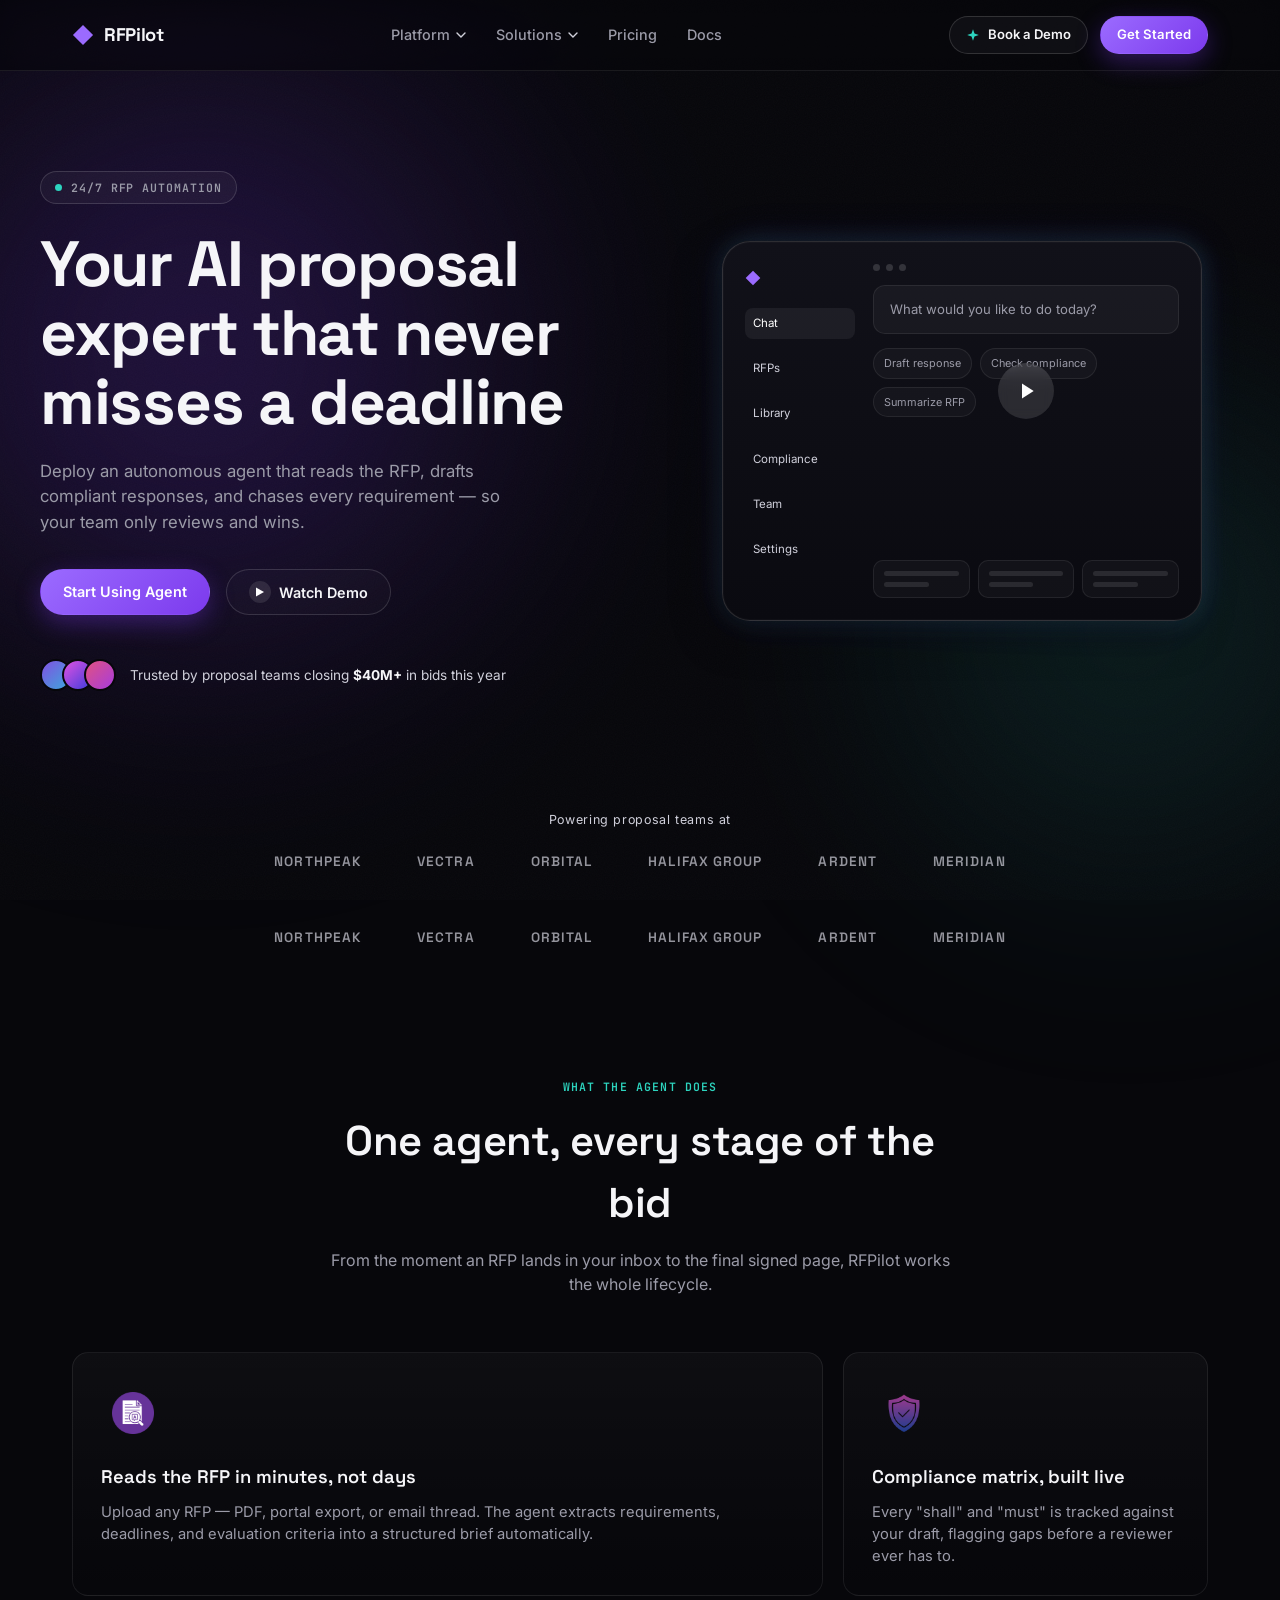
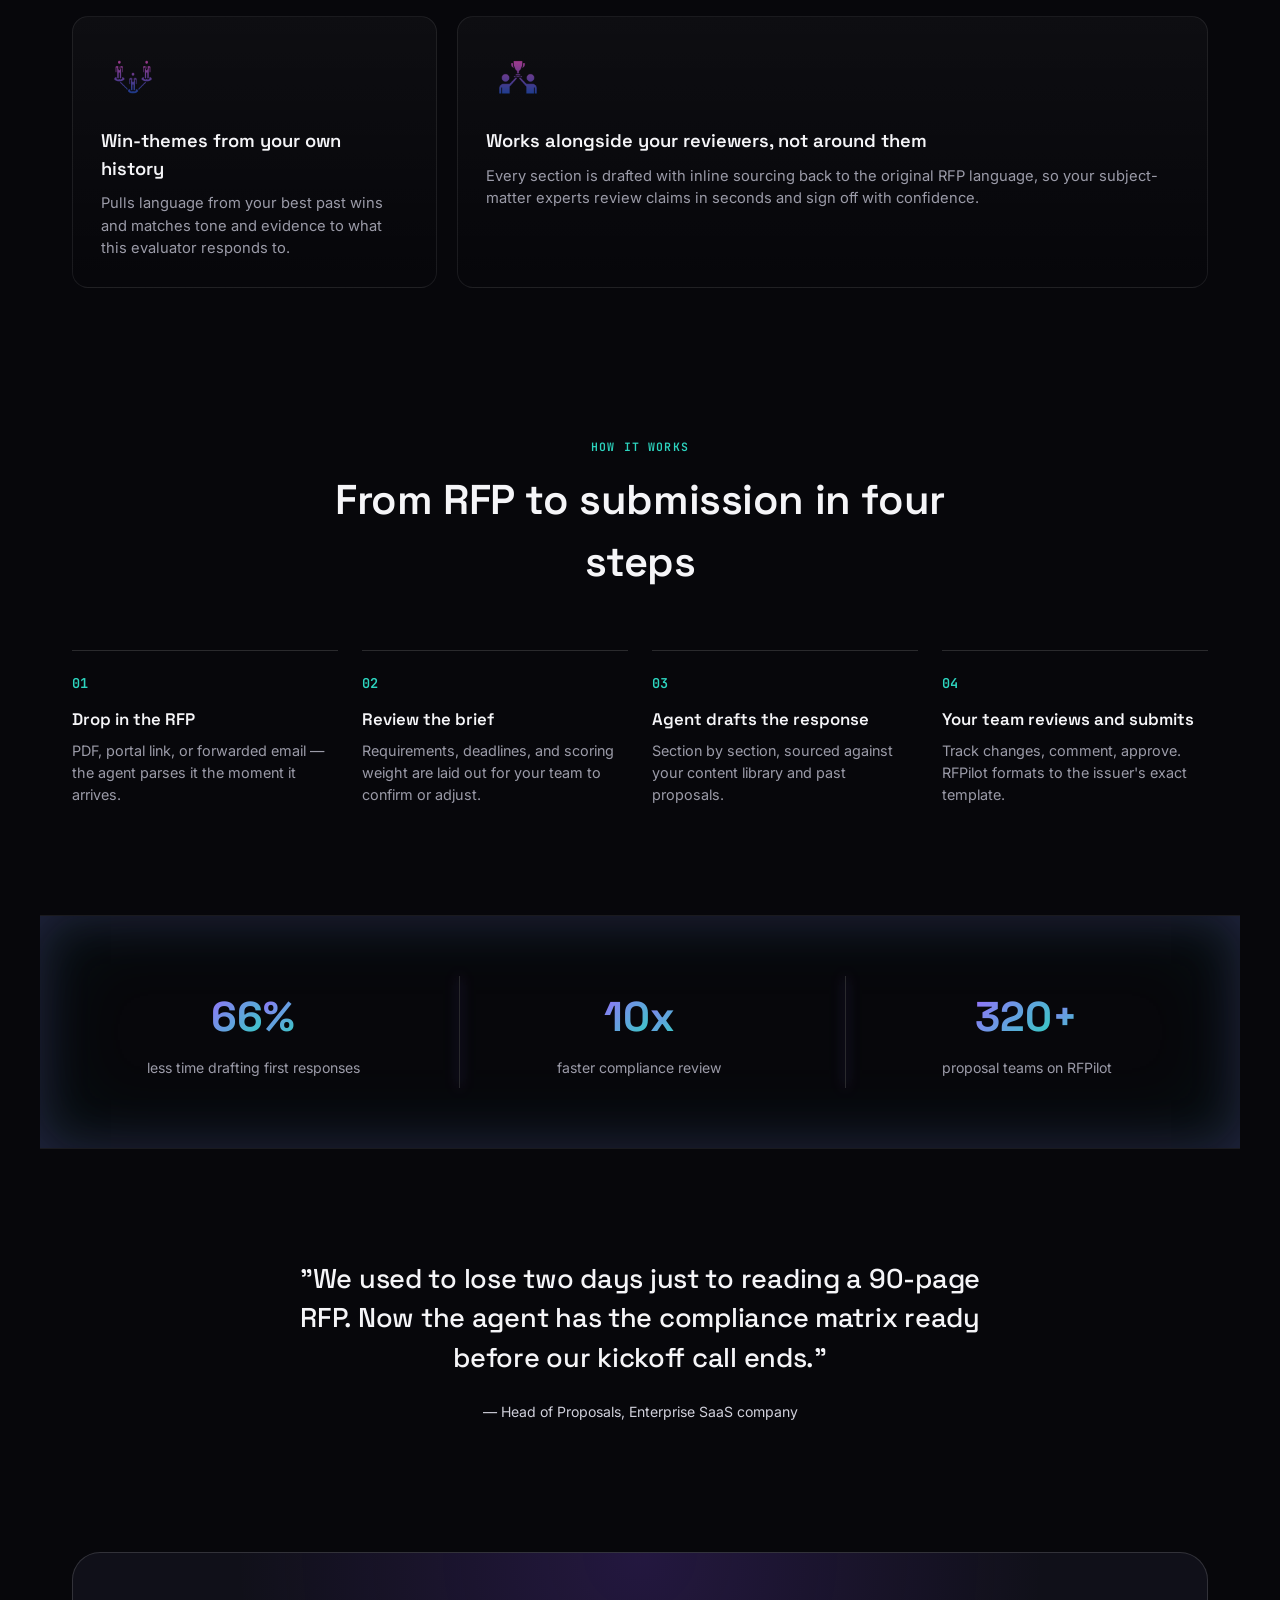
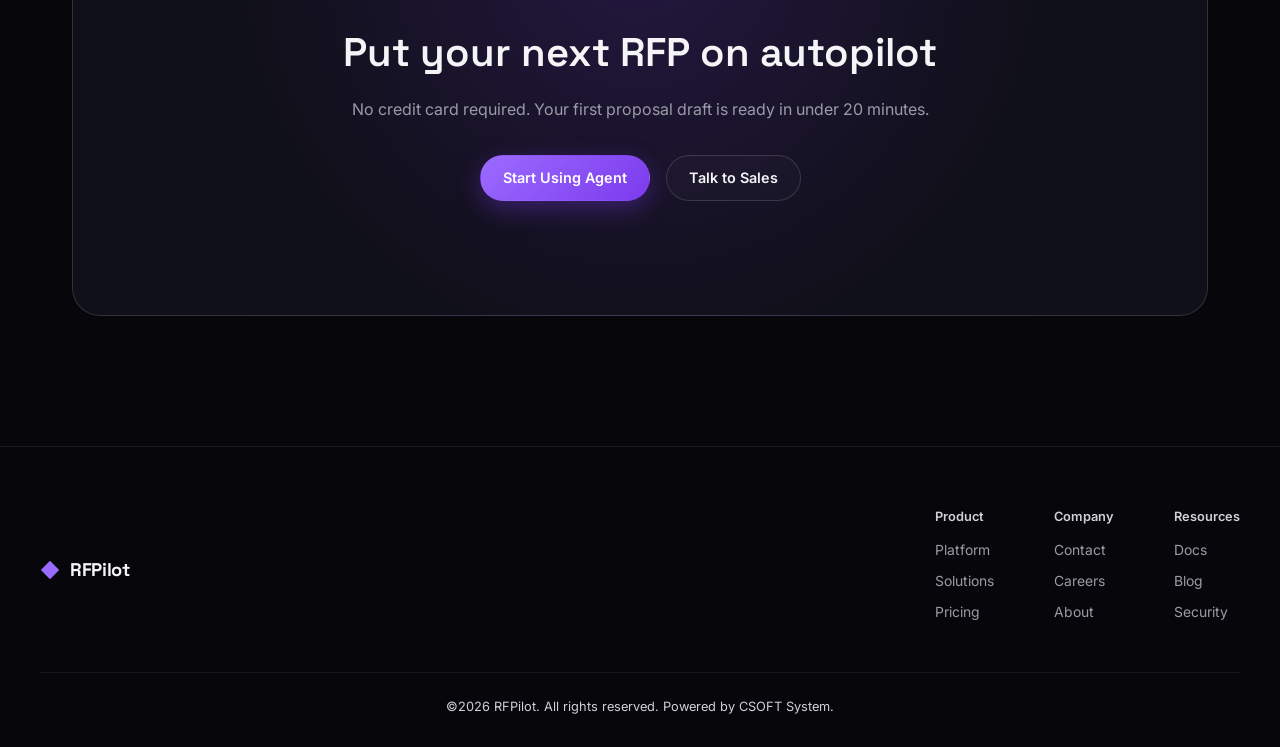
<file: index.html>
<!doctype html>
<html lang="en">
  <head>
    <meta charset="UTF-8" />
    <meta name="viewport" content="width=device-width, initial-scale=1.0" />
    <title>RFPilot — Your AI RFP Agent That Works 24/7</title>
    <link rel="preconnect" href="https://fonts.googleapis.com" />
    <link rel="preconnect" href="https://fonts.gstatic.com" crossorigin />
    <link
      href="https://fonts.googleapis.com/css2?family=Space+Grotesk:wght@400;500;600;700&family=Inter:wght@400;500;600&family=JetBrains+Mono:wght@500;600&display=swap"
      rel="stylesheet"
    />
    <link rel="stylesheet" href="style.css" />
  </head>
  

  <body>

    <!-- Ambient background -->
    <div class="bg-glow bg-glow--purple" aria-hidden="true"></div>
    <div class="bg-glow bg-glow--teal" aria-hidden="true"></div>
    <div class="bg-noise" aria-hidden="true"></div>


    <!-- NAV -->
    <header class="nav" id="nav">
      <div class="nav__inner">
        <a href="index.html" class="logo">
          <span class="logo__mark">
            <svg width="22" height="22" viewBox="0 0 24 24" fill="none">
              <path d="M12 1L23 12L12 23L1 12L12 1Z" fill="url(#logoGrad)" />
              <defs>
                <linearGradient id="logoGrad" x1="1" y1="1" x2="23" y2="23">
                  <stop offset="0" stop-color="#9b6bff" />
                  <stop offset="1" stop-color="#2dd4bf" />
                </linearGradient>
              </defs>
            </svg>
          </span>
          RFPilot
        </a>

        <nav class="nav__links" aria-label="Primary">
          <div class="nav__item">
            <button class="nav__link">
              Platform
              <svg class="chev" width="10" height="6" viewBox="0 0 10 6">
                <path
                  d="M1 1L5 5L9 1"
                  stroke="currentColor"
                  stroke-width="1.4"
                  fill="none"
                  stroke-linecap="round"
                />
              </svg>
            </button>
            <div class="nav__dropdown">
              <a href="platform.html#drafting">Proposal Drafting</a>
              <a href="platform.html#compliance">Compliance Matrix</a>
              <a href="platform.html#win-themes">Win-Theme Engine</a>
            </div>
          </div>
          <div class="nav__item">
            <button class="nav__link">
              Solutions
              <svg class="chev" width="10" height="6" viewBox="0 0 10 6">
                <path
                  d="M1 1L5 5L9 1"
                  stroke="currentColor"
                  stroke-width="1.4"
                  fill="none"
                  stroke-linecap="round"
                />
              </svg>
            </button>
            <div class="nav__dropdown">
              <a href="solutions.html#gov">Government Bids</a>
              <a href="solutions.html#enterprise">Enterprise Sales</a>
              <a href="solutions.html#agencies">Agencies</a>
            </div>
          </div>
          <a href="pricing.html" class="nav__link nav__link--plain" data-page="pricing">Pricing</a>
          <a href="docs.html" class="nav__link nav__link--plain" data-page="docs">Docs</a>
        </nav>

        <div class="nav__actions">
          <a href="contact.html" class="btn btn--ghost btn--sm">
            <svg width="14" height="14" viewBox="0 0 24 24" fill="none">
              <path
                d="M12 2L14.5 9.5L22 12L14.5 14.5L12 22L9.5 14.5L2 12L9.5 9.5L12 2Z"
                fill="currentColor"
              />
            </svg>
            Book a Demo
          </a>
          <a href="contact.html" class="btn btn--primary btn--sm">Get Started</a>
        </div>

        <button class="nav__burger" id="burgerBtn" aria-label="Toggle menu" aria-expanded="false">
          <span></span><span></span><span></span>
        </button>
      </div>
    </header>

    <!-- HERO -->
    <main id="top">
      <section class="hero">
        <div class="hero__inner">
          <div class="hero__copy">
            <div class="badge">
              <span class="badge__dot"></span>
              24/7 RFP AUTOMATION
            </div>
            <h1 class="hero__title" data-split>
              Your AI proposal expert that never misses a deadline
            </h1>
            <p class="hero__sub">
              Deploy an autonomous agent that reads the RFP, drafts compliant responses, and chases
              every requirement &mdash; so your team only reviews and wins.
            </p>
            <div class="hero__cta">
              <a href="contact.html" class="btn btn--primary btn--lg">Start Using Agent</a>
              <button class="btn btn--outline btn--lg" id="watchDemoBtn">
                <span class="play-dot">
                  <svg width="10" height="10" viewBox="0 0 10 10">
                    <path d="M1 0.5L9 5L1 9.5V0.5Z" fill="currentColor" />
                  </svg>
                </span>
                Watch Demo
              </button>
            </div>
            <div class="hero__proof">
              <div class="proof__avatars">
                <span class="proof__avatar" style="--i: 0"></span>
                <span class="proof__avatar" style="--i: 1"></span>
                <span class="proof__avatar" style="--i: 2"></span>
              </div>
              <p>Trusted by proposal teams closing <strong>$40M+</strong> in bids this year</p>
            </div>
          </div>

          <div class="hero__visual">
            <div class="mockup" id="mockup">
              <!-- <div class="mockup__avatars">
                <span class="mockup__avatar mockup__avatar--1"></span>
                <span class="mockup__avatar mockup__avatar--2"></span>
              </div> -->

              <div class="mockup__frame">
                <aside class="mockup__side">
                  <span class="side__logo">
                    <svg width="16" height="16" viewBox="0 0 24 24" fill="none">
                      <path d="M12 1L23 12L12 23L1 12L12 1Z" fill="url(#logoGrad2)" />
                      <defs>
                        <linearGradient id="logoGrad2" x1="1" y1="1" x2="23" y2="23">
                          <stop offset="0" stop-color="#9b6bff" />
                          <stop offset="1" stop-color="#2dd4bf" />
                        </linearGradient>
                      </defs>
                    </svg>
                  </span>
                  <span class="side__item side__item--active">Chat</span>
                  <span class="side__item">RFPs</span>
                  <span class="side__item">Library</span>
                  <span class="side__item">Compliance</span>
                  <span class="side__item">Team</span>
                  <span class="side__item">Settings</span>
                </aside>

                <div class="mockup__main">
                  <div class="mockup__topbar">
                    <span class="dot"></span><span class="dot"></span><span class="dot"></span>
                  </div>
                  <div class="mockup__chatbox">What would you like to do today?</div>
                  <div class="mockup__chips">
                    <span>Draft response</span>
                    <span>Check compliance</span>
                    <span>Summarize RFP</span>
                  </div>

                  <button class="mockup__play" id="playBtn" aria-label="Play demo video">
                    <svg width="20" height="20" viewBox="0 0 24 24" fill="none">
                      <path d="M6 3L20 12L6 21V3Z" fill="white" />
                    </svg>
                  </button>

                  <div class="mockup__cards">
                    <div class="mini-card">
                      <span class="mini-card__bar"></span
                      ><span class="mini-card__bar mini-card__bar--sm"></span>
                    </div>
                    <div class="mini-card">
                      <span class="mini-card__bar"></span
                      ><span class="mini-card__bar mini-card__bar--sm"></span>
                    </div>
                    <div class="mini-card">
                      <span class="mini-card__bar"></span
                      ><span class="mini-card__bar mini-card__bar--sm"></span>
                    </div>
                  </div>
                </div>
              </div>
            </div>
          </div>
        </div>
      </section>

      <!-- TRUST STRIP -->
      <section class="trust">
        <p class="trust__label">Powering proposal teams at</p>
        <div class="trust__logos">
          <div class="trust__track">
            <span>NORTHPEAK</span><span>VECTRA</span><span>ORBITAL</span
            ><span>HALIFAX&nbsp;GROUP</span><span>ARDENT</span><span>MERIDIAN</span>
          </div>
        </div>
      </section>

      <!-- FEATURES -->
      <section class="features" id="features">
        <div class="section__head" data-reveal>
          <span class="eyebrow">WHAT THE AGENT DOES</span>
          <h2>One agent, every stage of the bid</h2>
          <p>
            From the moment an RFP lands in your inbox to the final signed page, RFPilot works the
            whole lifecycle.
          </p>
        </div>

        <div class="feature-grid" data-reveal-group>
          <article class="feature-card feature-card--wide">
            <div class="feature-card__icon feature-card__icon--img">
              <img src="assests/read.png" alt="" width="42" height="42" />
            </div>
            <h3>Reads the RFP in minutes, not days</h3>
            <p>
              Upload any RFP &mdash; PDF, portal export, or email thread. The agent extracts
              requirements, deadlines, and evaluation criteria into a structured brief
              automatically.
            </p>
          </article>

          <article class="feature-card">
            <div class="feature-card__icon feature-card__icon--img">
              <img src="assests/compliance.png" alt="" width="42" height="42" />
            </div>
            <h3>Compliance matrix, built live</h3>
            <p>
              Every "shall" and "must" is tracked against your draft, flagging gaps before a
              reviewer ever has to.
            </p>
          </article>

          <article class="feature-card">
            <div class="feature-card__icon feature-card__icon--img">
              <img src="assests/connection.png" alt="" width="42" height="42" />
            </div>
            <h3>Win-themes from your own history</h3>
            <p>
              Pulls language from your best past wins and matches tone and evidence to what this
              evaluator responds to.
            </p>
          </article>

          <article class="feature-card feature-card--wide">
            <div class="feature-card__icon feature-card__icon--img">
              <img src="assests/wintheme.png" alt="" width="42" height="42" />
            </div>
            <h3>Works alongside your reviewers, not around them</h3>
            <p>
              Every section is drafted with inline sourcing back to the original RFP language, so
              your subject-matter experts review claims in seconds and sign off with confidence.
            </p>
          </article>
        </div>
      </section>

      <!-- HOW IT WORKS -->
      <section class="steps" id="how">
        <div class="section__head" data-reveal>
          <span class="eyebrow">HOW IT WORKS</span>
          <h2>From RFP to submission in four steps</h2>
        </div>
        <ol class="steps__list" data-reveal-group>
          <li class="step">
            <span class="step__num">01</span>
            <h3>Drop in the RFP</h3>
            <p>
              PDF, portal link, or forwarded email &mdash; the agent parses it the moment it
              arrives.
            </p>
          </li>
          <li class="step">
            <span class="step__num">02</span>
            <h3>Review the brief</h3>
            <p>
              Requirements, deadlines, and scoring weight are laid out for your team to confirm or
              adjust.
            </p>
          </li>
          <li class="step">
            <span class="step__num">03</span>
            <h3>Agent drafts the response</h3>
            <p>Section by section, sourced against your content library and past proposals.</p>
          </li>
          <li class="step">
            <span class="step__num">04</span>
            <h3>Your team reviews and submits</h3>
            <p>Track changes, comment, approve. RFPilot formats to the issuer's exact template.</p>
          </li>
        </ol>
      </section>

      <!-- STATS -->
      <section class="stats" data-reveal-group>
        <div class="stat">
          <span class="stat__num" data-target="83">0</span><span class="stat__suffix">%</span>
          <p>less time drafting first responses</p>
        </div>
        <div class="stat">
          <span class="stat__num" data-target="12">0</span><span class="stat__suffix">x</span>
          <p>faster compliance review</p>
        </div>
        <div class="stat">
          <span class="stat__num" data-target="400">0</span><span class="stat__suffix">+</span>
          <p>proposal teams on RFPilot</p>
        </div>
      </section>

      <!-- TESTIMONIAL -->
      <section class="quote" data-reveal>
        <blockquote>
          "We used to lose two days just to reading a 90-page RFP. Now the agent has the compliance
          matrix ready before our kickoff call ends."
        </blockquote>
        <p class="quote__author">— Head of Proposals, Enterprise SaaS company</p>
      </section>

      <!-- CTA -->
      <section class="cta" id="cta">
        <div class="cta__box" data-reveal>
          <h2>Put your next RFP on autopilot</h2>
          <p>No credit card required. Your first proposal draft is ready in under 20 minutes.</p>
          <div class="hero__cta hero__cta--center">
            <a href="contact.html" class="btn btn--primary btn--lg">Start Using Agent</a>
            <a href="contact.html" class="btn btn--outline btn--lg">Talk to Sales</a>
          </div>
        </div>
      </section>
    </main>

    <footer class="footer">
      <div class="footer__top">
        <a href="#top" class="logo">
          <span class="logo__mark">
            <svg width="20" height="20" viewBox="0 0 24 24" fill="none">
              <path d="M12 1L23 12L12 23L1 12L12 1Z" fill="url(#logoGrad3)" />
              <defs>
                <linearGradient id="logoGrad3" x1="1" y1="1" x2="23" y2="23">
                  <stop offset="0" stop-color="#9b6bff" />
                  <stop offset="1" stop-color="#2dd4bf" />
                </linearGradient>
              </defs>
            </svg>
          </span>
          RFPilot
        </a>
        <div class="footer__links">
          <div>
            <h4>Product</h4>
            <a href="platform.html">Platform</a>
            <a href="solutions.html">Solutions</a>
            <a href="pricing.html">Pricing</a>
          </div>
          <div>
            <h4>Company</h4>
            <a href="contact.html">Contact</a>
            <a href="#">Careers</a>
            <a href="#">About</a>
          </div>
          <div>
            <h4>Resources</h4>
            <a href="docs.html">Docs</a>
            <a href="#">Blog</a>
            <a href="#">Security</a>
          </div>
        </div>
      </div>
      <div class="footer__bottom">
        <p>©2026 RFPilot. All rights reserved. Powered by CSOFT System.</p>
      </div>
    </footer>

    <!-- Demo modal -->
    <div class="modal" id="demoModal" aria-hidden="true">
      <div class="modal__backdrop" data-close></div>
      <div class="modal__box" role="dialog" aria-label="Demo video">
        <button class="modal__close" data-close aria-label="Close">✕</button>
        <div class="modal__placeholder">
          <svg width="40" height="40" viewBox="0 0 24 24" fill="none">
            <path d="M6 3L20 12L6 21V3Z" fill="currentColor" />
          </svg>
          <p>Demo video goes here</p>
        </div>
      </div>
    </div>

    <script src="script.js"></script>
  </body>
</html>
</file>
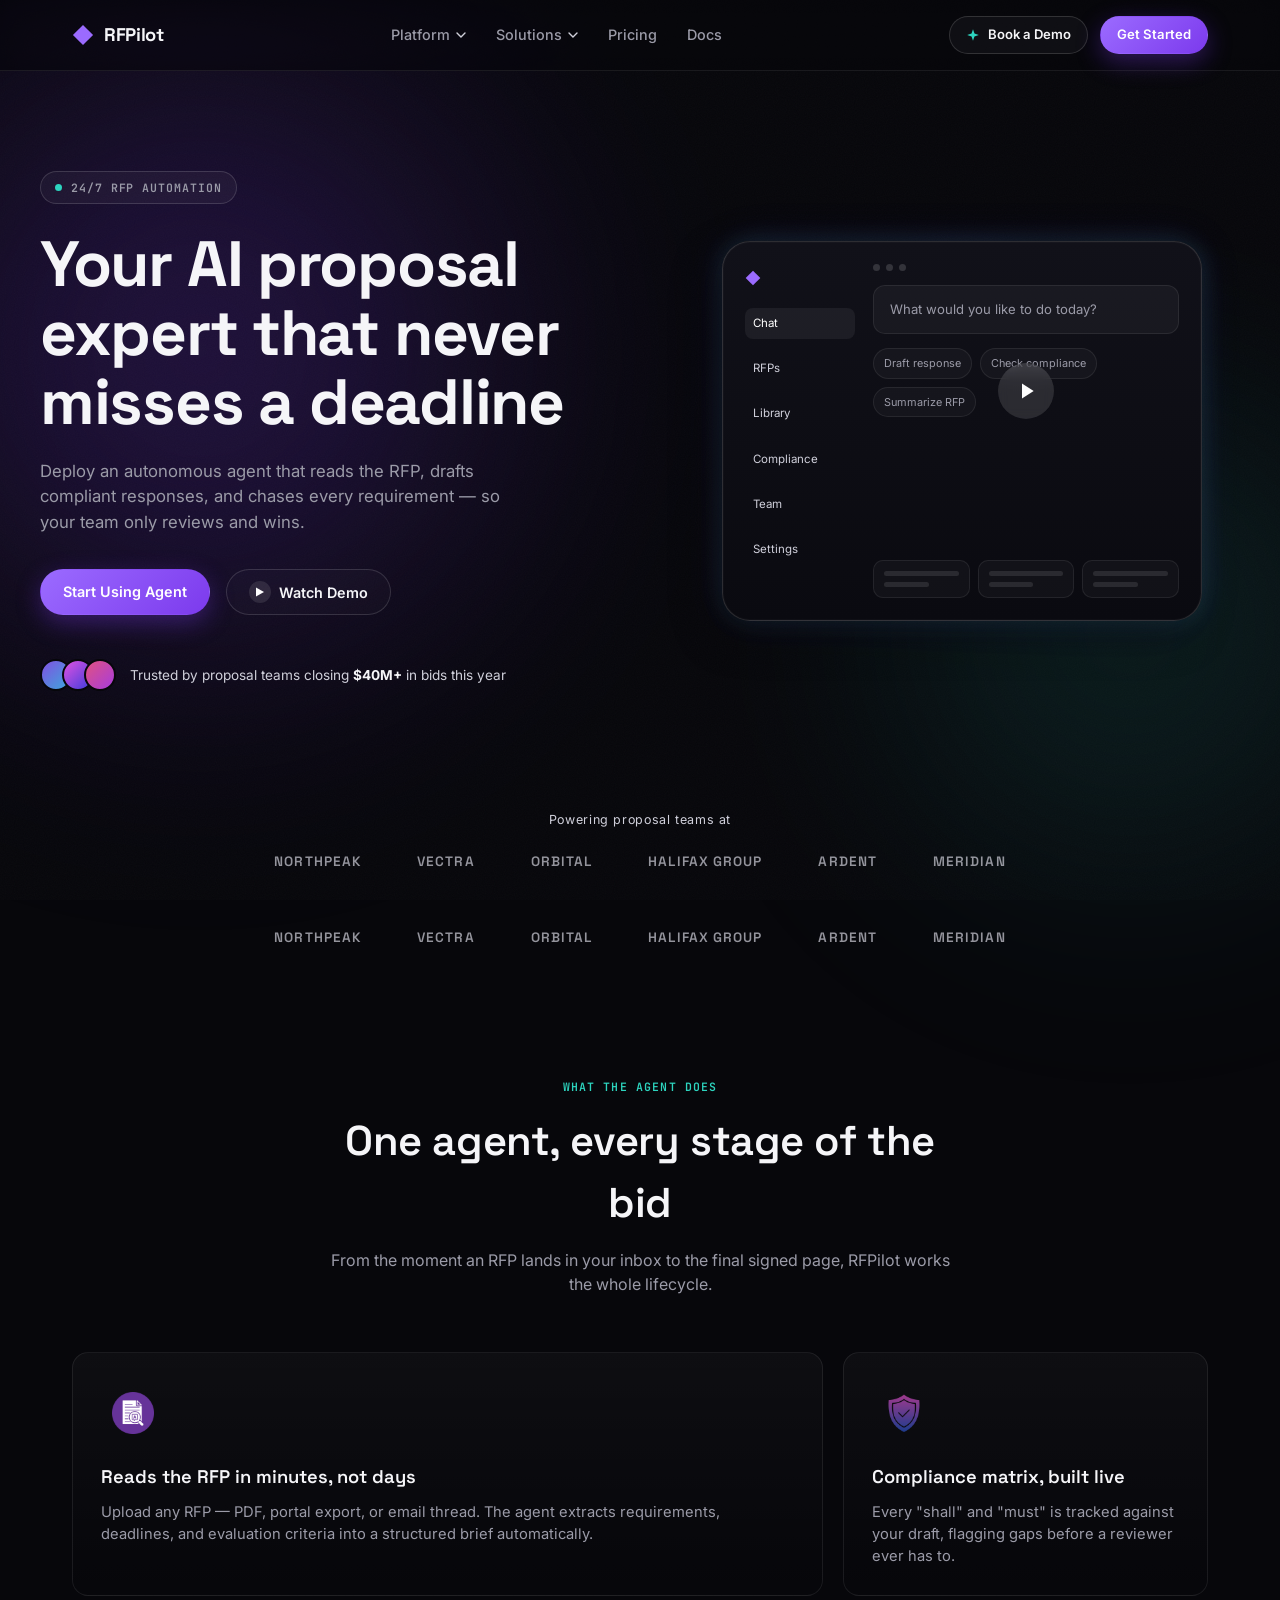
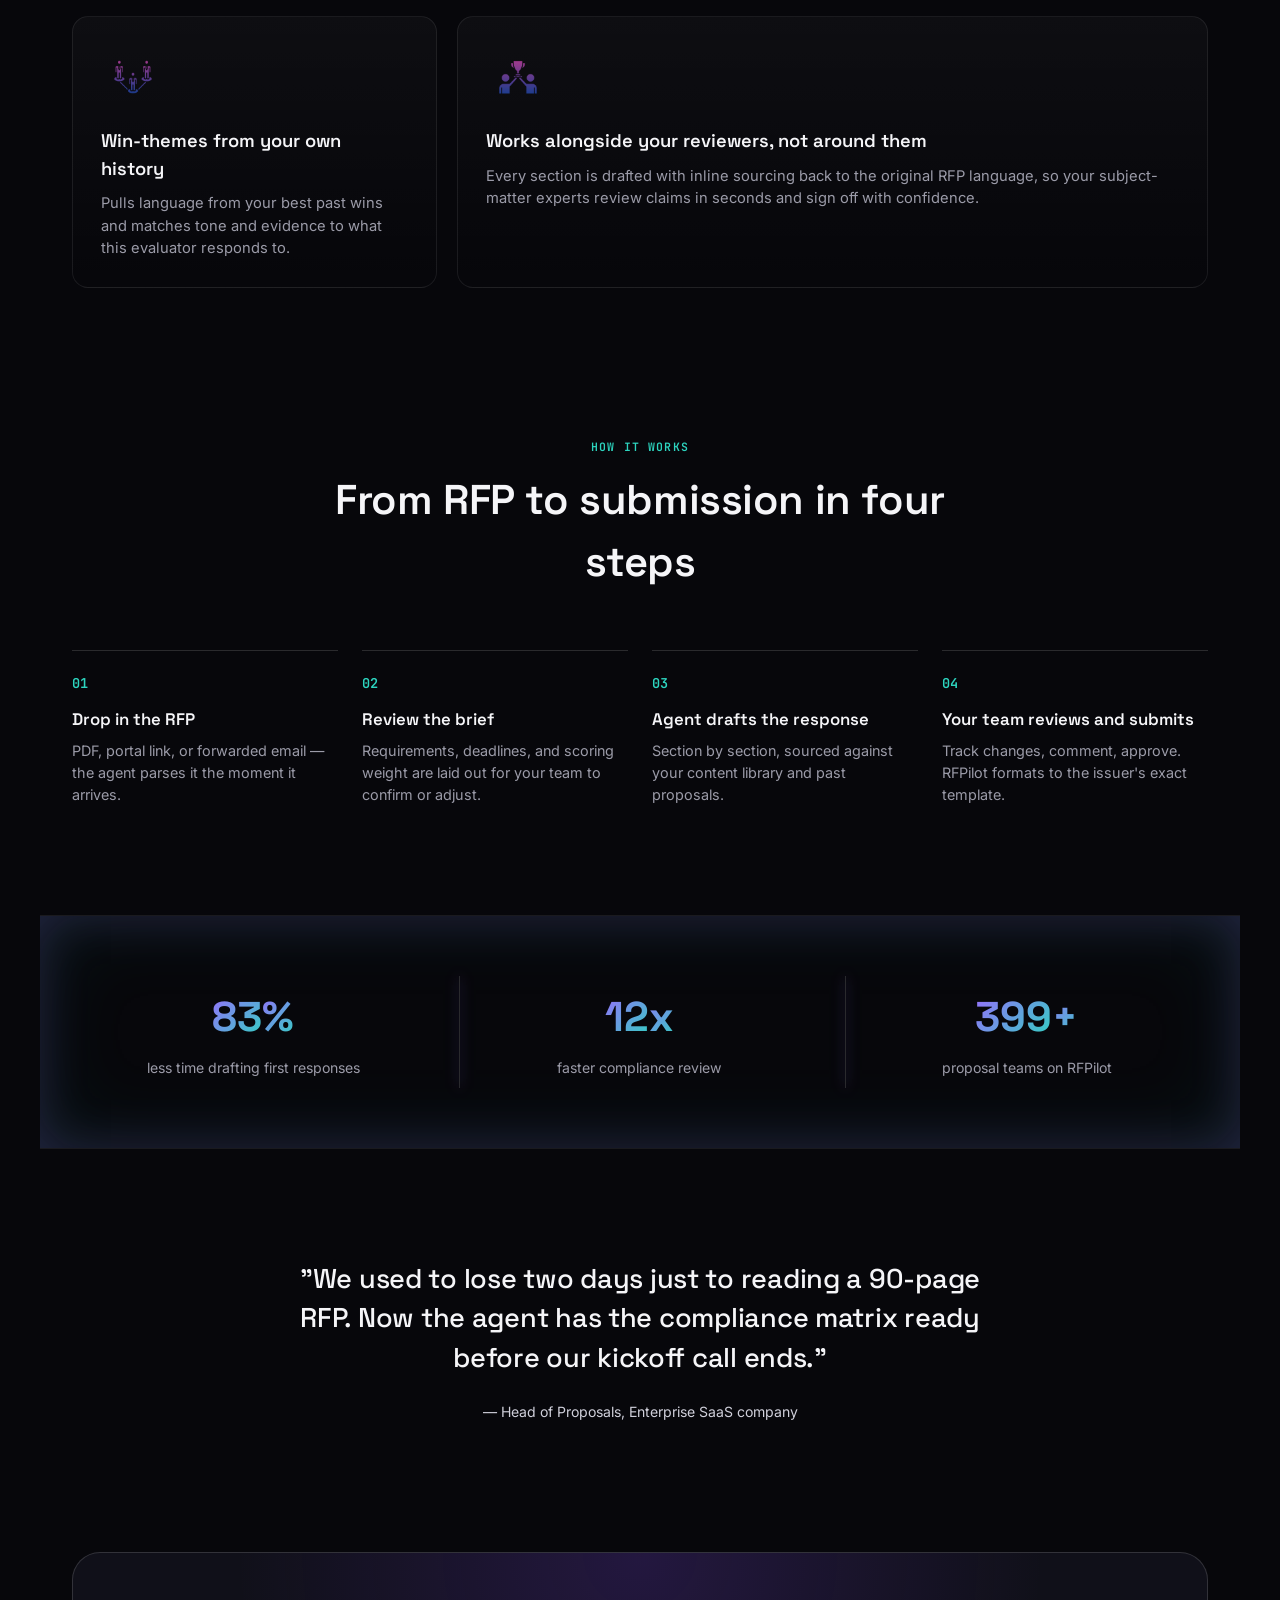
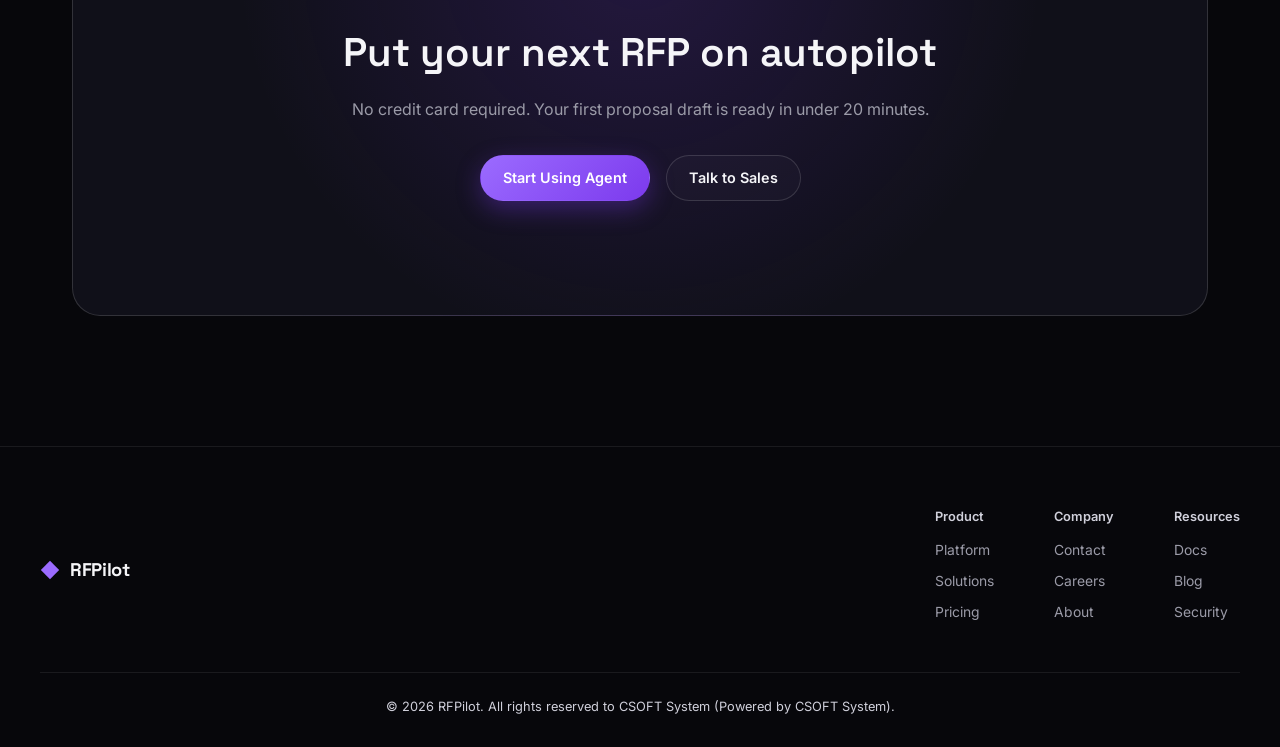
<file: Index.html>
<!doctype html>
<html lang="en">
  <head>
    <meta charset="UTF-8" />
    <meta name="viewport" content="width=device-width, initial-scale=1.0" />
    <title>RFPilot — Your AI RFP Agent That Works 24/7</title>
    <link rel="preconnect" href="https://fonts.googleapis.com" />
    <link rel="preconnect" href="https://fonts.gstatic.com" crossorigin />
    <link
      href="https://fonts.googleapis.com/css2?family=Space+Grotesk:wght@400;500;600;700&family=Inter:wght@400;500;600&family=JetBrains+Mono:wght@500;600&display=swap"
      rel="stylesheet"
    />
    <link rel="stylesheet" href="style.css" />
  </head>
  

  <body>

    <!-- Ambient background -->
    <div class="bg-glow bg-glow--purple" aria-hidden="true"></div>
    <div class="bg-glow bg-glow--teal" aria-hidden="true"></div>
    <div class="bg-noise" aria-hidden="true"></div>


    <!-- NAV -->
    <header class="nav" id="nav">
      <div class="nav__inner">
        <a href="index.html" class="logo">
          <span class="logo__mark">
            <svg width="22" height="22" viewBox="0 0 24 24" fill="none">
              <path d="M12 1L23 12L12 23L1 12L12 1Z" fill="url(#logoGrad)" />
              <defs>
                <linearGradient id="logoGrad" x1="1" y1="1" x2="23" y2="23">
                  <stop offset="0" stop-color="#9b6bff" />
                  <stop offset="1" stop-color="#2dd4bf" />
                </linearGradient>
              </defs>
            </svg>
          </span>
          RFPilot
        </a>

        <nav class="nav__links" aria-label="Primary">
          <div class="nav__item">
            <button class="nav__link">
              Platform
              <svg class="chev" width="10" height="6" viewBox="0 0 10 6">
                <path
                  d="M1 1L5 5L9 1"
                  stroke="currentColor"
                  stroke-width="1.4"
                  fill="none"
                  stroke-linecap="round"
                />
              </svg>
            </button>
            <div class="nav__dropdown">
              <a href="platform.html#drafting">Proposal Drafting</a>
              <a href="platform.html#compliance">Compliance Matrix</a>
              <a href="platform.html#win-themes">Win-Theme Engine</a>
            </div>
          </div>
          <div class="nav__item">
            <button class="nav__link">
              Solutions
              <svg class="chev" width="10" height="6" viewBox="0 0 10 6">
                <path
                  d="M1 1L5 5L9 1"
                  stroke="currentColor"
                  stroke-width="1.4"
                  fill="none"
                  stroke-linecap="round"
                />
              </svg>
            </button>
            <div class="nav__dropdown">
              <a href="solutions.html#gov">Government Bids</a>
              <a href="solutions.html#enterprise">Enterprise Sales</a>
              <a href="solutions.html#agencies">Agencies</a>
            </div>
          </div>
          <a href="pricing.html" class="nav__link nav__link--plain" data-page="pricing">Pricing</a>
          <a href="docs.html" class="nav__link nav__link--plain" data-page="docs">Docs</a>
        </nav>

        <div class="nav__actions">
          <a href="contact.html" class="btn btn--ghost btn--sm">
            <svg width="14" height="14" viewBox="0 0 24 24" fill="none">
              <path
                d="M12 2L14.5 9.5L22 12L14.5 14.5L12 22L9.5 14.5L2 12L9.5 9.5L12 2Z"
                fill="currentColor"
              />
            </svg>
            Book a Demo
          </a>
          <a href="contact.html" class="btn btn--primary btn--sm">Get Started</a>
        </div>

        <button class="nav__burger" id="burgerBtn" aria-label="Toggle menu" aria-expanded="false">
          <span></span><span></span><span></span>
        </button>
      </div>
    </header>

    <!-- HERO -->
    <main id="top">
      <section class="hero">
        <div class="hero__inner">
          <div class="hero__copy">
            <div class="badge">
              <span class="badge__dot"></span>
              24/7 RFP AUTOMATION
            </div>
            <h1 class="hero__title" data-split>
              Your AI proposal expert that never misses a deadline
            </h1>
            <p class="hero__sub">
              Deploy an autonomous agent that reads the RFP, drafts compliant responses, and chases
              every requirement &mdash; so your team only reviews and wins.
            </p>
            <div class="hero__cta">
              <a href="contact.html" class="btn btn--primary btn--lg">Start Using Agent</a>
              <button class="btn btn--outline btn--lg" id="watchDemoBtn">
                <span class="play-dot">
                  <svg width="10" height="10" viewBox="0 0 10 10">
                    <path d="M1 0.5L9 5L1 9.5V0.5Z" fill="currentColor" />
                  </svg>
                </span>
                Watch Demo
              </button>
            </div>
            <div class="hero__proof">
              <div class="proof__avatars">
                <span class="proof__avatar" style="--i: 0"></span>
                <span class="proof__avatar" style="--i: 1"></span>
                <span class="proof__avatar" style="--i: 2"></span>
              </div>
              <p>Trusted by proposal teams closing <strong>$40M+</strong> in bids this year</p>
            </div>
          </div>

          <div class="hero__visual">
            <div class="mockup" id="mockup">
              <!-- <div class="mockup__avatars">
                <span class="mockup__avatar mockup__avatar--1"></span>
                <span class="mockup__avatar mockup__avatar--2"></span>
              </div> -->

              <div class="mockup__frame">
                <aside class="mockup__side">
                  <span class="side__logo">
                    <svg width="16" height="16" viewBox="0 0 24 24" fill="none">
                      <path d="M12 1L23 12L12 23L1 12L12 1Z" fill="url(#logoGrad2)" />
                      <defs>
                        <linearGradient id="logoGrad2" x1="1" y1="1" x2="23" y2="23">
                          <stop offset="0" stop-color="#9b6bff" />
                          <stop offset="1" stop-color="#2dd4bf" />
                        </linearGradient>
                      </defs>
                    </svg>
                  </span>
                  <span class="side__item side__item--active">Chat</span>
                  <span class="side__item">RFPs</span>
                  <span class="side__item">Library</span>
                  <span class="side__item">Compliance</span>
                  <span class="side__item">Team</span>
                  <span class="side__item">Settings</span>
                </aside>

                <div class="mockup__main">
                  <div class="mockup__topbar">
                    <span class="dot"></span><span class="dot"></span><span class="dot"></span>
                  </div>
                  <div class="mockup__chatbox">What would you like to do today?</div>
                  <div class="mockup__chips">
                    <span>Draft response</span>
                    <span>Check compliance</span>
                    <span>Summarize RFP</span>
                  </div>

                  <button class="mockup__play" id="playBtn" aria-label="Play demo video">
                    <svg width="20" height="20" viewBox="0 0 24 24" fill="none">
                      <path d="M6 3L20 12L6 21V3Z" fill="white" />
                    </svg>
                  </button>

                  <div class="mockup__cards">
                    <div class="mini-card">
                      <span class="mini-card__bar"></span
                      ><span class="mini-card__bar mini-card__bar--sm"></span>
                    </div>
                    <div class="mini-card">
                      <span class="mini-card__bar"></span
                      ><span class="mini-card__bar mini-card__bar--sm"></span>
                    </div>
                    <div class="mini-card">
                      <span class="mini-card__bar"></span
                      ><span class="mini-card__bar mini-card__bar--sm"></span>
                    </div>
                  </div>
                </div>
              </div>
            </div>
          </div>
        </div>
      </section>

      <!-- TRUST STRIP -->
      <section class="trust">
        <p class="trust__label">Powering proposal teams at</p>
        <div class="trust__logos">
          <div class="trust__track">
            <span>NORTHPEAK</span><span>VECTRA</span><span>ORBITAL</span
            ><span>HALIFAX&nbsp;GROUP</span><span>ARDENT</span><span>MERIDIAN</span>
          </div>
        </div>
      </section>

      <!-- FEATURES -->
      <section class="features" id="features">
        <div class="section__head" data-reveal>
          <span class="eyebrow">WHAT THE AGENT DOES</span>
          <h2>One agent, every stage of the bid</h2>
          <p>
            From the moment an RFP lands in your inbox to the final signed page, RFPilot works the
            whole lifecycle.
          </p>
        </div>

        <div class="feature-grid" data-reveal-group>
          <article class="feature-card feature-card--wide">
            <div class="feature-card__icon feature-card__icon--img">
              <img src="assests/read.png" alt="" width="42" height="42" />
            </div>
            <h3>Reads the RFP in minutes, not days</h3>
            <p>
              Upload any RFP &mdash; PDF, portal export, or email thread. The agent extracts
              requirements, deadlines, and evaluation criteria into a structured brief
              automatically.
            </p>
          </article>

          <article class="feature-card">
            <div class="feature-card__icon feature-card__icon--img">
              <img src="assests/compliance.png" alt="" width="42" height="42" />
            </div>
            <h3>Compliance matrix, built live</h3>
            <p>
              Every "shall" and "must" is tracked against your draft, flagging gaps before a
              reviewer ever has to.
            </p>
          </article>

          <article class="feature-card">
            <div class="feature-card__icon feature-card__icon--img">
              <img src="assests/connection.png" alt="" width="42" height="42" />
            </div>
            <h3>Win-themes from your own history</h3>
            <p>
              Pulls language from your best past wins and matches tone and evidence to what this
              evaluator responds to.
            </p>
          </article>

          <article class="feature-card feature-card--wide">
            <div class="feature-card__icon feature-card__icon--img">
              <img src="assests/wintheme.png" alt="" width="42" height="42" />
            </div>
            <h3>Works alongside your reviewers, not around them</h3>
            <p>
              Every section is drafted with inline sourcing back to the original RFP language, so
              your subject-matter experts review claims in seconds and sign off with confidence.
            </p>
          </article>
        </div>
      </section>

      <!-- HOW IT WORKS -->
      <section class="steps" id="how">
        <div class="section__head" data-reveal>
          <span class="eyebrow">HOW IT WORKS</span>
          <h2>From RFP to submission in four steps</h2>
        </div>
        <ol class="steps__list" data-reveal-group>
          <li class="step">
            <span class="step__num">01</span>
            <h3>Drop in the RFP</h3>
            <p>
              PDF, portal link, or forwarded email &mdash; the agent parses it the moment it
              arrives.
            </p>
          </li>
          <li class="step">
            <span class="step__num">02</span>
            <h3>Review the brief</h3>
            <p>
              Requirements, deadlines, and scoring weight are laid out for your team to confirm or
              adjust.
            </p>
          </li>
          <li class="step">
            <span class="step__num">03</span>
            <h3>Agent drafts the response</h3>
            <p>Section by section, sourced against your content library and past proposals.</p>
          </li>
          <li class="step">
            <span class="step__num">04</span>
            <h3>Your team reviews and submits</h3>
            <p>Track changes, comment, approve. RFPilot formats to the issuer's exact template.</p>
          </li>
        </ol>
      </section>

      <!-- STATS -->
      <section class="stats" data-reveal-group>
        <div class="stat">
          <span class="stat__num" data-target="83">0</span><span class="stat__suffix">%</span>
          <p>less time drafting first responses</p>
        </div>
        <div class="stat">
          <span class="stat__num" data-target="12">0</span><span class="stat__suffix">x</span>
          <p>faster compliance review</p>
        </div>
        <div class="stat">
          <span class="stat__num" data-target="400">0</span><span class="stat__suffix">+</span>
          <p>proposal teams on RFPilot</p>
        </div>
      </section>

      <!-- TESTIMONIAL -->
      <section class="quote" data-reveal>
        <blockquote>
          "We used to lose two days just to reading a 90-page RFP. Now the agent has the compliance
          matrix ready before our kickoff call ends."
        </blockquote>
        <p class="quote__author">— Head of Proposals, Enterprise SaaS company</p>
      </section>

      <!-- CTA -->
      <section class="cta" id="cta">
        <div class="cta__box" data-reveal>
          <h2>Put your next RFP on autopilot</h2>
          <p>No credit card required. Your first proposal draft is ready in under 20 minutes.</p>
          <div class="hero__cta hero__cta--center">
            <a href="contact.html" class="btn btn--primary btn--lg">Start Using Agent</a>
            <a href="contact.html" class="btn btn--outline btn--lg">Talk to Sales</a>
          </div>
        </div>
      </section>
    </main>

    <footer class="footer">
      <div class="footer__top">
        <a href="#top" class="logo">
          <span class="logo__mark">
            <svg width="20" height="20" viewBox="0 0 24 24" fill="none">
              <path d="M12 1L23 12L12 23L1 12L12 1Z" fill="url(#logoGrad3)" />
              <defs>
                <linearGradient id="logoGrad3" x1="1" y1="1" x2="23" y2="23">
                  <stop offset="0" stop-color="#9b6bff" />
                  <stop offset="1" stop-color="#2dd4bf" />
                </linearGradient>
              </defs>
            </svg>
          </span>
          RFPilot
        </a>
        <div class="footer__links">
          <div>
            <h4>Product</h4>
            <a href="platform.html">Platform</a>
            <a href="solutions.html">Solutions</a>
            <a href="pricing.html">Pricing</a>
          </div>
          <div>
            <h4>Company</h4>
            <a href="contact.html">Contact</a>
            <a href="#">Careers</a>
            <a href="#">About</a>
          </div>
          <div>
            <h4>Resources</h4>
            <a href="docs.html">Docs</a>
            <a href="#">Blog</a>
            <a href="#">Security</a>
          </div>
        </div>
      </div>
      <div class="footer__bottom">
        <p>© 2026 RFPilot. All rights reserved to CSOFT System (Powered by CSOFT System).</p>
      </div>
    </footer>

    <!-- Demo modal -->
    <div class="modal" id="demoModal" aria-hidden="true">
      <div class="modal__backdrop" data-close></div>
      <div class="modal__box" role="dialog" aria-label="Demo video">
        <button class="modal__close" data-close aria-label="Close">✕</button>
        <div class="modal__placeholder">
          <svg width="40" height="40" viewBox="0 0 24 24" fill="none">
            <path d="M6 3L20 12L6 21V3Z" fill="currentColor" />
          </svg>
          <p>Demo video goes here</p>
        </div>
      </div>
    </div>

    <script src="script.js"></script>
  </body>
</html>
</file>
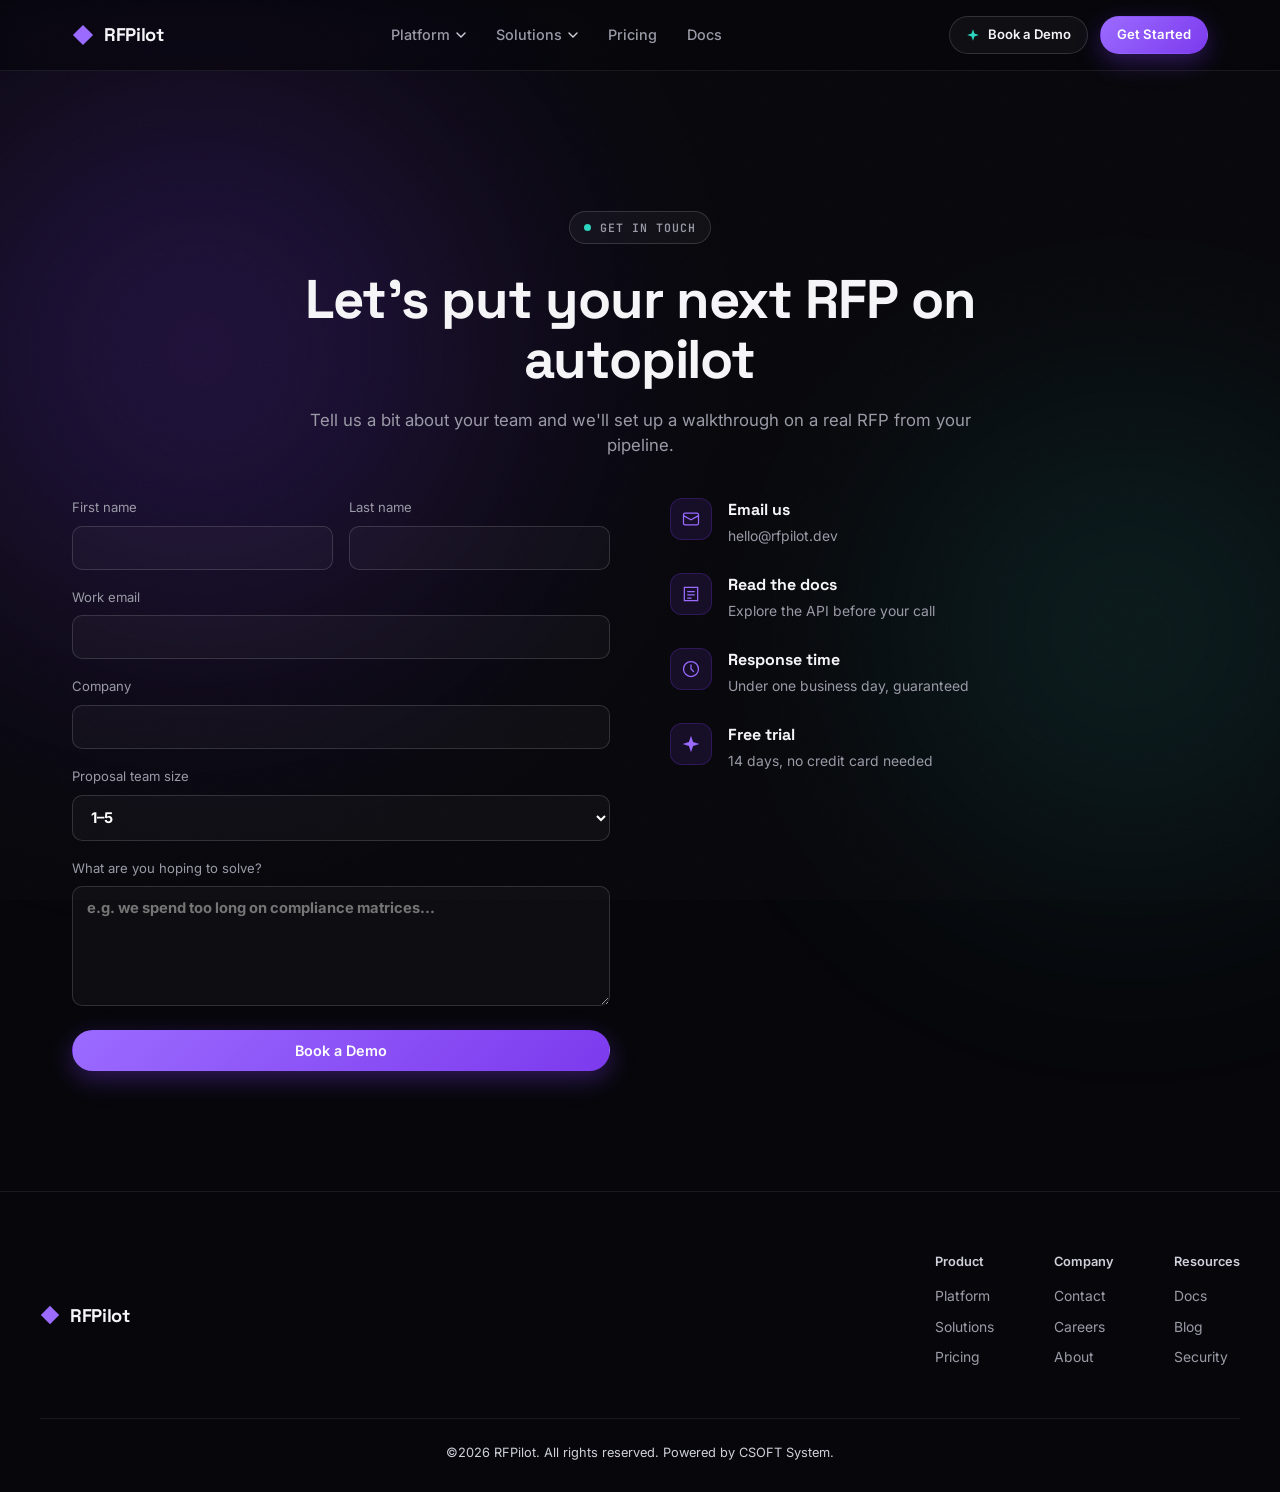
<file: contact.html>
<!DOCTYPE html>
<html lang="en">
<head>
<meta charset="UTF-8">
<meta name="viewport" content="width=device-width, initial-scale=1.0">
<title>Contact — RFPilot</title>
<link rel="preconnect" href="https://fonts.googleapis.com">
<link rel="preconnect" href="https://fonts.gstatic.com" crossorigin>
<link href="https://fonts.googleapis.com/css2?family=Space+Grotesk:wght@400;500;600;700&family=Inter:wght@400;500;600&family=JetBrains+Mono:wght@500;600&display=swap" rel="stylesheet">
<link rel="stylesheet" href="style.css">
</head>
<body>

<!-- Ambient background -->
<div class="bg-glow bg-glow--purple" aria-hidden="true"></div>
<div class="bg-glow bg-glow--teal" aria-hidden="true"></div>
<div class="bg-noise" aria-hidden="true"></div>

<header class="nav" id="nav">
  <div class="nav__inner">
    <a href="index.html" class="logo">
      <span class="logo__mark">
        <svg width="22" height="22" viewBox="0 0 24 24" fill="none">
          <path d="M12 1L23 12L12 23L1 12L12 1Z" fill="url(#logoGrad)"/>
          <defs>
            <linearGradient id="logoGrad" x1="1" y1="1" x2="23" y2="23">
              <stop offset="0" stop-color="#9b6bff"/>
              <stop offset="1" stop-color="#2dd4bf"/>
            </linearGradient>
          </defs>
        </svg>
      </span>
      RFPilot
    </a>

    <nav class="nav__links" aria-label="Primary">
      <div class="nav__item">
        <button class="nav__link">Platform <svg class="chev" width="10" height="6" viewBox="0 0 10 6"><path d="M1 1L5 5L9 1" stroke="currentColor" stroke-width="1.4" fill="none" stroke-linecap="round"/></svg></button>
        <div class="nav__dropdown">
          <a href="platform.html#drafting">Proposal Drafting</a>
          <a href="platform.html#compliance">Compliance Matrix</a>
          <a href="platform.html#win-themes">Win-Theme Engine</a>
        </div>
      </div>
      <div class="nav__item">
        <button class="nav__link">Solutions <svg class="chev" width="10" height="6" viewBox="0 0 10 6"><path d="M1 1L5 5L9 1" stroke="currentColor" stroke-width="1.4" fill="none" stroke-linecap="round"/></svg></button>
        <div class="nav__dropdown">
          <a href="solutions.html#gov">Government Bids</a>
          <a href="solutions.html#enterprise">Enterprise Sales</a>
          <a href="solutions.html#agencies">Agencies</a>
        </div>
      </div>
      <a href="pricing.html" class="nav__link nav__link--plain" data-page="pricing">Pricing</a>
      <a href="docs.html" class="nav__link nav__link--plain" data-page="docs">Docs</a>
    </nav>

    <div class="nav__actions">
      <a href="contact.html" class="btn btn--ghost btn--sm">
        <svg width="14" height="14" viewBox="0 0 24 24" fill="none"><path d="M12 2L14.5 9.5L22 12L14.5 14.5L12 22L9.5 14.5L2 12L9.5 9.5L12 2Z" fill="currentColor"/></svg>
        Book a Demo
      </a>
      <a href="contact.html" class="btn btn--primary btn--sm">Get Started</a>
    </div>

    <button class="nav__burger" id="burgerBtn" aria-label="Toggle menu" aria-expanded="false">
      <span></span><span></span><span></span>
    </button>
  </div>
</header>

<main id="top">

<section class="page-hero" style="padding-bottom:20px;">
  <div class="badge" data-reveal><span class="badge__dot"></span> GET IN TOUCH</div>
  <h1 data-split data-reveal>Let's put your next RFP on autopilot</h1>
  <p data-reveal style="--delay:120ms">Tell us a bit about your team and we'll set up a walkthrough on a real RFP from your pipeline.</p>
</section>

<div class="contact-layout">
  <form class="contact-form reveal" id="contactForm">
    <div class="form-row">
      <div class="field">
        <label for="firstName">First name</label>
        <input type="text" id="firstName" name="firstName" required>
      </div>
      <div class="field">
        <label for="lastName">Last name</label>
        <input type="text" id="lastName" name="lastName" required>
      </div>
    </div>
    <div class="field">
      <label for="email">Work email</label>
      <input type="email" id="email" name="email" required>
    </div>
    <div class="field">
      <label for="company">Company</label>
      <input type="text" id="company" name="company">
    </div>
    <div class="field">
      <label for="teamSize">Proposal team size</label>
      <select id="teamSize" name="teamSize">
        <option>1–5</option>
        <option>6–20</option>
        <option>21–50</option>
        <option>50+</option>
      </select>
    </div>
    <div class="field">
      <label for="message">What are you hoping to solve?</label>
      <textarea id="message" name="message" placeholder="e.g. we spend too long on compliance matrices..."></textarea>
    </div>
    <button type="submit" class="btn btn--primary btn--lg">Book a Demo</button>
    <div class="form-success" id="formSuccess">
      <svg width="20" height="20" viewBox="0 0 24 24" fill="none"><path d="M4 12L9 17L20 6" stroke="currentColor" stroke-width="2" stroke-linecap="round" stroke-linejoin="round"/></svg>
      Thanks — we'll be in touch within one business day.
    </div>
  </form>

  <div class="contact-info reveal" style="--delay:150ms">
    <div class="contact-info__item">
      <div class="contact-info__icon"><svg width="20" height="20" viewBox="0 0 24 24" fill="none"><path d="M3 8L12 13L21 8M5 5H19C20.1 5 21 5.9 21 7V17C21 18.1 20.1 19 19 19H5C3.9 19 3 18.1 3 17V7C3 5.9 3.9 5 5 5Z" stroke="currentColor" stroke-width="1.5"/></svg></div>
      <div><h4>Email us</h4><p>hello@rfpilot.dev</p></div>
    </div>
    <div class="contact-info__item">
      <div class="contact-info__icon"><svg width="20" height="20" viewBox="0 0 24 24" fill="none"><path d="M4 4H20V20H4V4Z" stroke="currentColor" stroke-width="1.5"/><path d="M8 9H16M8 13H16M8 17H12" stroke="currentColor" stroke-width="1.5" stroke-linecap="round"/></svg></div>
      <div><h4>Read the docs</h4><p>Explore the API before your call</p></div>
    </div>
    <div class="contact-info__item">
      <div class="contact-info__icon"><svg width="20" height="20" viewBox="0 0 24 24" fill="none"><circle cx="12" cy="12" r="9" stroke="currentColor" stroke-width="1.5"/><path d="M12 7V12L15 15" stroke="currentColor" stroke-width="1.5" stroke-linecap="round"/></svg></div>
      <div><h4>Response time</h4><p>Under one business day, guaranteed</p></div>
    </div>
    <div class="contact-info__item">
      <div class="contact-info__icon"><svg width="20" height="20" viewBox="0 0 24 24" fill="none"><path d="M12 2L14.5 9.5L22 12L14.5 14.5L12 22L9.5 14.5L2 12L9.5 9.5L12 2Z" fill="currentColor"/></svg></div>
      <div><h4>Free trial</h4><p>14 days, no credit card needed</p></div>
    </div>
  </div>
</div>

</main>

<footer class="footer">
  <div class="footer__top">
    <a href="#top" class="logo">
      <span class="logo__mark">
        <svg width="20" height="20" viewBox="0 0 24 24" fill="none"><path d="M12 1L23 12L12 23L1 12L12 1Z" fill="url(#logoGrad3)"/><defs><linearGradient id="logoGrad3" x1="1" y1="1" x2="23" y2="23"><stop offset="0" stop-color="#9b6bff"/><stop offset="1" stop-color="#2dd4bf"/></linearGradient></defs></svg>
      </span>
      RFPilot
    </a>
    <div class="footer__links">
      <div>
        <h4>Product</h4>
        <a href="platform.html">Platform</a>
        <a href="solutions.html">Solutions</a>
        <a href="pricing.html">Pricing</a>
      </div>
      <div>
        <h4>Company</h4>
        <a href="contact.html">Contact</a>
        <a href="#">Careers</a>
        <a href="#">About</a>
      </div>
      <div>
        <h4>Resources</h4>
        <a href="docs.html">Docs</a>
        <a href="#">Blog</a>
        <a href="#">Security</a>
      </div>
    </div>
  </div>
  <div class="footer__bottom">
    <p>©2026 RFPilot. All rights reserved. Powered by CSOFT System.</p>
  </div>
</footer>

<!-- Demo modal -->
<div class="modal" id="demoModal" aria-hidden="true">
  <div class="modal__backdrop" data-close></div>
  <div class="modal__box" role="dialog" aria-label="Demo video">
    <button class="modal__close" data-close aria-label="Close">✕</button>
    <div class="modal__placeholder">
      <svg width="40" height="40" viewBox="0 0 24 24" fill="none"><path d="M6 3L20 12L6 21V3Z" fill="currentColor"/></svg>
      <p>Demo video goes here</p>
    </div>
  </div>
</div>

<script src="script.js"></script>
</body>
</html>
</file>
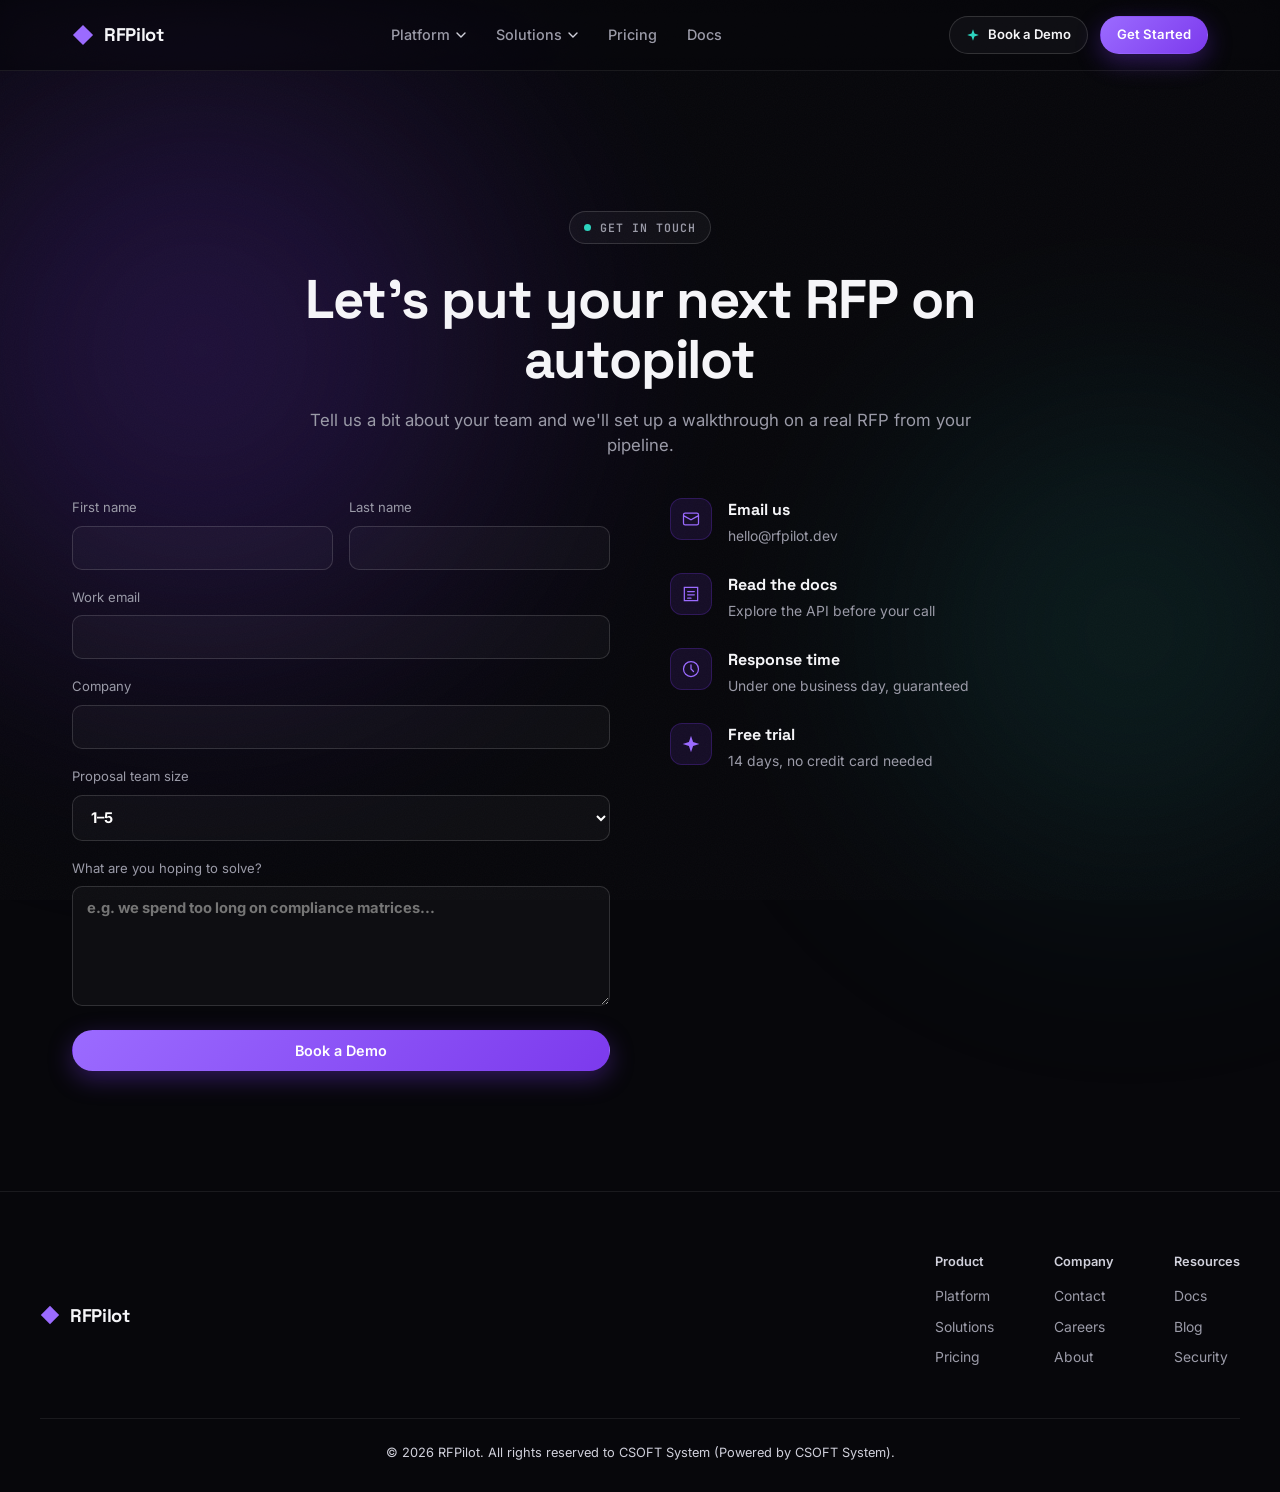
<file: Contact.html>
<!DOCTYPE html>
<html lang="en">
<head>
<meta charset="UTF-8">
<meta name="viewport" content="width=device-width, initial-scale=1.0">
<title>Contact — RFPilot</title>
<link rel="preconnect" href="https://fonts.googleapis.com">
<link rel="preconnect" href="https://fonts.gstatic.com" crossorigin>
<link href="https://fonts.googleapis.com/css2?family=Space+Grotesk:wght@400;500;600;700&family=Inter:wght@400;500;600&family=JetBrains+Mono:wght@500;600&display=swap" rel="stylesheet">
<link rel="stylesheet" href="style.css">
</head>
<body>

<!-- Ambient background -->
<div class="bg-glow bg-glow--purple" aria-hidden="true"></div>
<div class="bg-glow bg-glow--teal" aria-hidden="true"></div>
<div class="bg-noise" aria-hidden="true"></div>

<header class="nav" id="nav">
  <div class="nav__inner">
    <a href="index.html" class="logo">
      <span class="logo__mark">
        <svg width="22" height="22" viewBox="0 0 24 24" fill="none">
          <path d="M12 1L23 12L12 23L1 12L12 1Z" fill="url(#logoGrad)"/>
          <defs>
            <linearGradient id="logoGrad" x1="1" y1="1" x2="23" y2="23">
              <stop offset="0" stop-color="#9b6bff"/>
              <stop offset="1" stop-color="#2dd4bf"/>
            </linearGradient>
          </defs>
        </svg>
      </span>
      RFPilot
    </a>

    <nav class="nav__links" aria-label="Primary">
      <div class="nav__item">
        <button class="nav__link">Platform <svg class="chev" width="10" height="6" viewBox="0 0 10 6"><path d="M1 1L5 5L9 1" stroke="currentColor" stroke-width="1.4" fill="none" stroke-linecap="round"/></svg></button>
        <div class="nav__dropdown">
          <a href="platform.html#drafting">Proposal Drafting</a>
          <a href="platform.html#compliance">Compliance Matrix</a>
          <a href="platform.html#win-themes">Win-Theme Engine</a>
        </div>
      </div>
      <div class="nav__item">
        <button class="nav__link">Solutions <svg class="chev" width="10" height="6" viewBox="0 0 10 6"><path d="M1 1L5 5L9 1" stroke="currentColor" stroke-width="1.4" fill="none" stroke-linecap="round"/></svg></button>
        <div class="nav__dropdown">
          <a href="solutions.html#gov">Government Bids</a>
          <a href="solutions.html#enterprise">Enterprise Sales</a>
          <a href="solutions.html#agencies">Agencies</a>
        </div>
      </div>
      <a href="pricing.html" class="nav__link nav__link--plain" data-page="pricing">Pricing</a>
      <a href="docs.html" class="nav__link nav__link--plain" data-page="docs">Docs</a>
    </nav>

    <div class="nav__actions">
      <a href="contact.html" class="btn btn--ghost btn--sm">
        <svg width="14" height="14" viewBox="0 0 24 24" fill="none"><path d="M12 2L14.5 9.5L22 12L14.5 14.5L12 22L9.5 14.5L2 12L9.5 9.5L12 2Z" fill="currentColor"/></svg>
        Book a Demo
      </a>
      <a href="contact.html" class="btn btn--primary btn--sm">Get Started</a>
    </div>

    <button class="nav__burger" id="burgerBtn" aria-label="Toggle menu" aria-expanded="false">
      <span></span><span></span><span></span>
    </button>
  </div>
</header>

<main id="top">

<section class="page-hero" style="padding-bottom:20px;">
  <div class="badge" data-reveal><span class="badge__dot"></span> GET IN TOUCH</div>
  <h1 data-split data-reveal>Let's put your next RFP on autopilot</h1>
  <p data-reveal style="--delay:120ms">Tell us a bit about your team and we'll set up a walkthrough on a real RFP from your pipeline.</p>
</section>

<div class="contact-layout">
  <form class="contact-form reveal" id="contactForm">
    <div class="form-row">
      <div class="field">
        <label for="firstName">First name</label>
        <input type="text" id="firstName" name="firstName" required>
      </div>
      <div class="field">
        <label for="lastName">Last name</label>
        <input type="text" id="lastName" name="lastName" required>
      </div>
    </div>
    <div class="field">
      <label for="email">Work email</label>
      <input type="email" id="email" name="email" required>
    </div>
    <div class="field">
      <label for="company">Company</label>
      <input type="text" id="company" name="company">
    </div>
    <div class="field">
      <label for="teamSize">Proposal team size</label>
      <select id="teamSize" name="teamSize">
        <option>1–5</option>
        <option>6–20</option>
        <option>21–50</option>
        <option>50+</option>
      </select>
    </div>
    <div class="field">
      <label for="message">What are you hoping to solve?</label>
      <textarea id="message" name="message" placeholder="e.g. we spend too long on compliance matrices..."></textarea>
    </div>
    <button type="submit" class="btn btn--primary btn--lg">Book a Demo</button>
    <div class="form-success" id="formSuccess">
      <svg width="20" height="20" viewBox="0 0 24 24" fill="none"><path d="M4 12L9 17L20 6" stroke="currentColor" stroke-width="2" stroke-linecap="round" stroke-linejoin="round"/></svg>
      Thanks — we'll be in touch within one business day.
    </div>
  </form>

  <div class="contact-info reveal" style="--delay:150ms">
    <div class="contact-info__item">
      <div class="contact-info__icon"><svg width="20" height="20" viewBox="0 0 24 24" fill="none"><path d="M3 8L12 13L21 8M5 5H19C20.1 5 21 5.9 21 7V17C21 18.1 20.1 19 19 19H5C3.9 19 3 18.1 3 17V7C3 5.9 3.9 5 5 5Z" stroke="currentColor" stroke-width="1.5"/></svg></div>
      <div><h4>Email us</h4><p>hello@rfpilot.dev</p></div>
    </div>
    <div class="contact-info__item">
      <div class="contact-info__icon"><svg width="20" height="20" viewBox="0 0 24 24" fill="none"><path d="M4 4H20V20H4V4Z" stroke="currentColor" stroke-width="1.5"/><path d="M8 9H16M8 13H16M8 17H12" stroke="currentColor" stroke-width="1.5" stroke-linecap="round"/></svg></div>
      <div><h4>Read the docs</h4><p>Explore the API before your call</p></div>
    </div>
    <div class="contact-info__item">
      <div class="contact-info__icon"><svg width="20" height="20" viewBox="0 0 24 24" fill="none"><circle cx="12" cy="12" r="9" stroke="currentColor" stroke-width="1.5"/><path d="M12 7V12L15 15" stroke="currentColor" stroke-width="1.5" stroke-linecap="round"/></svg></div>
      <div><h4>Response time</h4><p>Under one business day, guaranteed</p></div>
    </div>
    <div class="contact-info__item">
      <div class="contact-info__icon"><svg width="20" height="20" viewBox="0 0 24 24" fill="none"><path d="M12 2L14.5 9.5L22 12L14.5 14.5L12 22L9.5 14.5L2 12L9.5 9.5L12 2Z" fill="currentColor"/></svg></div>
      <div><h4>Free trial</h4><p>14 days, no credit card needed</p></div>
    </div>
  </div>
</div>

</main>

<footer class="footer">
  <div class="footer__top">
    <a href="#top" class="logo">
      <span class="logo__mark">
        <svg width="20" height="20" viewBox="0 0 24 24" fill="none"><path d="M12 1L23 12L12 23L1 12L12 1Z" fill="url(#logoGrad3)"/><defs><linearGradient id="logoGrad3" x1="1" y1="1" x2="23" y2="23"><stop offset="0" stop-color="#9b6bff"/><stop offset="1" stop-color="#2dd4bf"/></linearGradient></defs></svg>
      </span>
      RFPilot
    </a>
    <div class="footer__links">
      <div>
        <h4>Product</h4>
        <a href="platform.html">Platform</a>
        <a href="solutions.html">Solutions</a>
        <a href="pricing.html">Pricing</a>
      </div>
      <div>
        <h4>Company</h4>
        <a href="contact.html">Contact</a>
        <a href="#">Careers</a>
        <a href="#">About</a>
      </div>
      <div>
        <h4>Resources</h4>
        <a href="docs.html">Docs</a>
        <a href="#">Blog</a>
        <a href="#">Security</a>
      </div>
    </div>
  </div>
  <div class="footer__bottom">
    <p>© 2026 RFPilot. All rights reserved to CSOFT System (Powered by CSOFT System).</p>
  </div>
</footer>

<!-- Demo modal -->
<div class="modal" id="demoModal" aria-hidden="true">
  <div class="modal__backdrop" data-close></div>
  <div class="modal__box" role="dialog" aria-label="Demo video">
    <button class="modal__close" data-close aria-label="Close">✕</button>
    <div class="modal__placeholder">
      <svg width="40" height="40" viewBox="0 0 24 24" fill="none"><path d="M6 3L20 12L6 21V3Z" fill="currentColor"/></svg>
      <p>Demo video goes here</p>
    </div>
  </div>
</div>

<script src="script.js"></script>
</body>
</html>
</file>
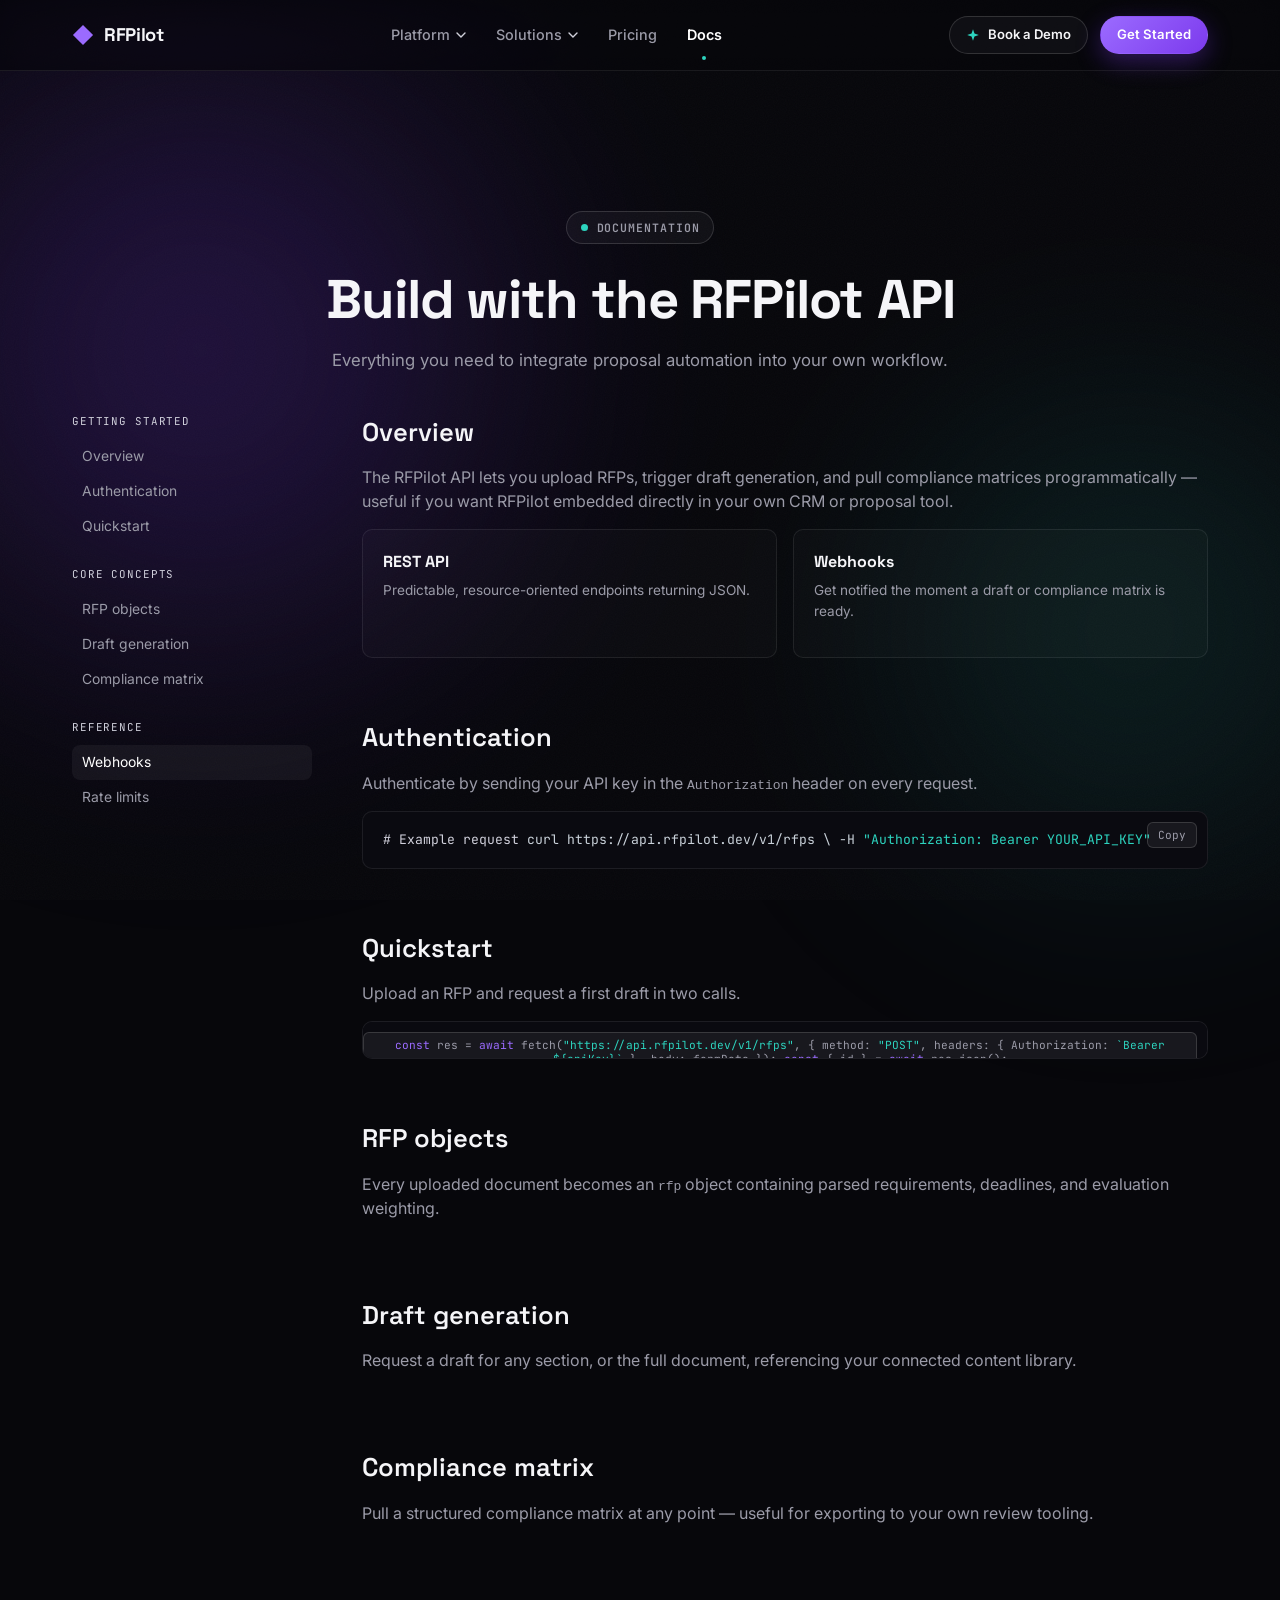
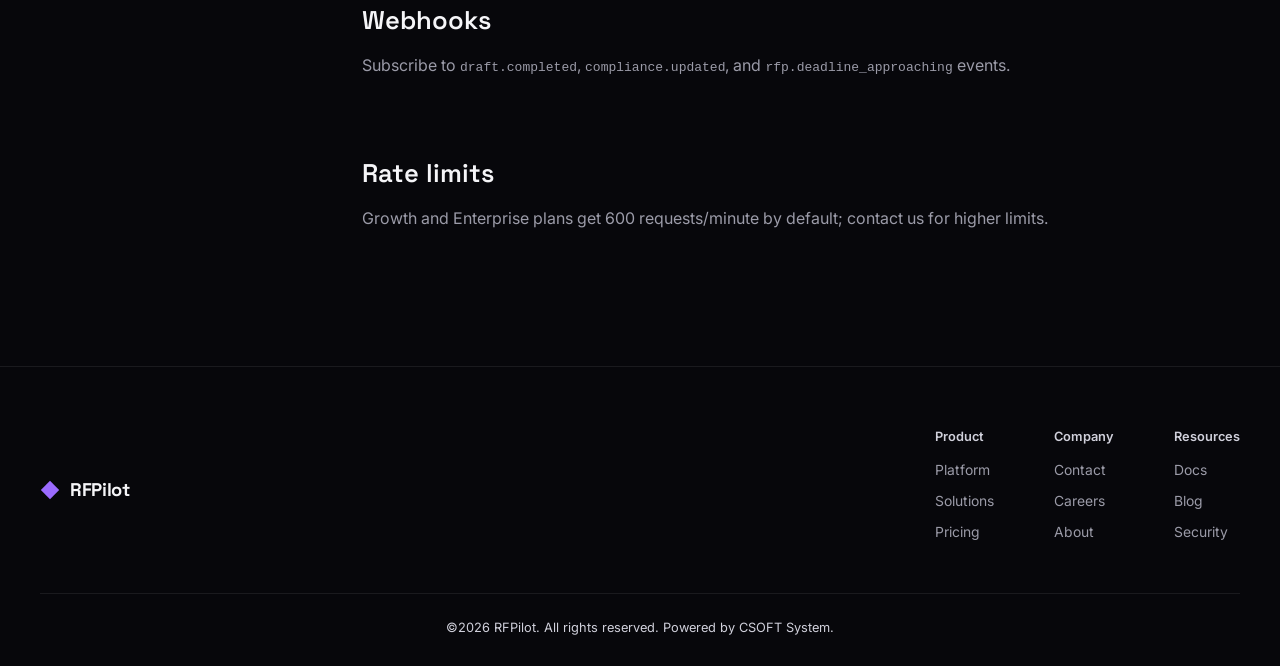
<file: docs.html>
<!DOCTYPE html>
<html lang="en">
<head>
<meta charset="UTF-8">
<meta name="viewport" content="width=device-width, initial-scale=1.0">
<title>Docs — RFPilot</title>
<link rel="preconnect" href="https://fonts.googleapis.com">
<link rel="preconnect" href="https://fonts.gstatic.com" crossorigin>
<link href="https://fonts.googleapis.com/css2?family=Space+Grotesk:wght@400;500;600;700&family=Inter:wght@400;500;600&family=JetBrains+Mono:wght@500;600&display=swap" rel="stylesheet">
<link rel="stylesheet" href="style.css">
</head>
<body>

<!-- Ambient background -->
<div class="bg-glow bg-glow--purple" aria-hidden="true"></div>
<div class="bg-glow bg-glow--teal" aria-hidden="true"></div>
<div class="bg-noise" aria-hidden="true"></div>

<header class="nav" id="nav">
  <div class="nav__inner">
    <a href="index.html" class="logo">
      <span class="logo__mark">
        <svg width="22" height="22" viewBox="0 0 24 24" fill="none">
          <path d="M12 1L23 12L12 23L1 12L12 1Z" fill="url(#logoGrad)"/>
          <defs>
            <linearGradient id="logoGrad" x1="1" y1="1" x2="23" y2="23">
              <stop offset="0" stop-color="#9b6bff"/>
              <stop offset="1" stop-color="#2dd4bf"/>
            </linearGradient>
          </defs>
        </svg>
      </span>
      RFPilot
    </a>

    <nav class="nav__links" aria-label="Primary">
      <div class="nav__item">
        <button class="nav__link">Platform <svg class="chev" width="10" height="6" viewBox="0 0 10 6"><path d="M1 1L5 5L9 1" stroke="currentColor" stroke-width="1.4" fill="none" stroke-linecap="round"/></svg></button>
        <div class="nav__dropdown">
          <a href="platform.html#drafting">Proposal Drafting</a>
          <a href="platform.html#compliance">Compliance Matrix</a>
          <a href="platform.html#win-themes">Win-Theme Engine</a>
        </div>
      </div>
      <div class="nav__item">
        <button class="nav__link">Solutions <svg class="chev" width="10" height="6" viewBox="0 0 10 6"><path d="M1 1L5 5L9 1" stroke="currentColor" stroke-width="1.4" fill="none" stroke-linecap="round"/></svg></button>
        <div class="nav__dropdown">
          <a href="solutions.html#gov">Government Bids</a>
          <a href="solutions.html#enterprise">Enterprise Sales</a>
          <a href="solutions.html#agencies">Agencies</a>
        </div>
      </div>
      <a href="pricing.html" class="nav__link nav__link--plain" data-page="pricing">Pricing</a>
      <a href="docs.html" class="nav__link nav__link--plain" data-page="docs">Docs</a>
    </nav>

    <div class="nav__actions">
      <a href="contact.html" class="btn btn--ghost btn--sm">
        <svg width="14" height="14" viewBox="0 0 24 24" fill="none"><path d="M12 2L14.5 9.5L22 12L14.5 14.5L12 22L9.5 14.5L2 12L9.5 9.5L12 2Z" fill="currentColor"/></svg>
        Book a Demo
      </a>
      <a href="contact.html" class="btn btn--primary btn--sm">Get Started</a>
    </div>

    <button class="nav__burger" id="burgerBtn" aria-label="Toggle menu" aria-expanded="false">
      <span></span><span></span><span></span>
    </button>
  </div>
</header>

<main id="top">

<section class="page-hero" style="padding-bottom:20px;">
  <div class="badge" data-reveal><span class="badge__dot"></span> DOCUMENTATION</div>
  <h1 data-split data-reveal>Build with the RFPilot API</h1>
  <p data-reveal style="--delay:120ms">Everything you need to integrate proposal automation into your own workflow.</p>
</section>

<div class="docs-layout">
  <aside class="docs-nav" data-reveal>
    <div class="docs-nav__group">
      <span class="docs-nav__title">GETTING STARTED</span>
      <a href="#overview" class="is-active">Overview</a>
      <a href="#auth">Authentication</a>
      <a href="#quickstart">Quickstart</a>
    </div>
    <div class="docs-nav__group">
      <span class="docs-nav__title">CORE CONCEPTS</span>
      <a href="#rfps">RFP objects</a>
      <a href="#drafts">Draft generation</a>
      <a href="#compliance">Compliance matrix</a>
    </div>
    <div class="docs-nav__group">
      <span class="docs-nav__title">REFERENCE</span>
      <a href="#webhooks">Webhooks</a>
      <a href="#limits">Rate limits</a>
    </div>
  </aside>

  <div class="docs-content">
    <section id="overview">
      <h2>Overview</h2>
      <p>The RFPilot API lets you upload RFPs, trigger draft generation, and pull compliance matrices programmatically &mdash; useful if you want RFPilot embedded directly in your own CRM or proposal tool.</p>
      <div class="doc-card-grid">
        <div class="doc-card"><h4>REST API</h4><p>Predictable, resource-oriented endpoints returning JSON.</p></div>
        <div class="doc-card"><h4>Webhooks</h4><p>Get notified the moment a draft or compliance matrix is ready.</p></div>
      </div>
    </section>

    <section id="auth">
      <h2>Authentication</h2>
      <p>Authenticate by sending your API key in the <code>Authorization</code> header on every request.</p>
      <div class="code-block">
<button class="code-block__copy" data-copy>Copy</button><span class="tok-com"># Example request</span>
curl https://api.rfpilot.dev/v1/rfps \
  -H <span class="tok-str">"Authorization: Bearer YOUR_API_KEY"</span>
      </div>
    </section>

    <section id="quickstart">
      <h2>Quickstart</h2>
      <p>Upload an RFP and request a first draft in two calls.</p>
      <div class="code-block">
<button class="code-block__copy" data-copy><span class="tok-key">const</span> res = <span class="tok-key">await</span> fetch(<span class="tok-str">"https://api.rfpilot.dev/v1/rfps"</span>, {
  method: <span class="tok-str">"POST"</span>,
  headers: { Authorization: <span class="tok-str">`Bearer ${apiKey}`</span> },
  body: formData
});
<span class="tok-key">const</span> { id } = <span class="tok-key">await</span> res.json();</button>
      </div>
    </section>

    <section id="rfps">
      <h2>RFP objects</h2>
      <p>Every uploaded document becomes an <code>rfp</code> object containing parsed requirements, deadlines, and evaluation weighting.</p>
    </section>

    <section id="drafts">
      <h2>Draft generation</h2>
      <p>Request a draft for any section, or the full document, referencing your connected content library.</p>
    </section>

    <section id="compliance">
      <h2>Compliance matrix</h2>
      <p>Pull a structured compliance matrix at any point &mdash; useful for exporting to your own review tooling.</p>
    </section>

    <section id="webhooks">
      <h2>Webhooks</h2>
      <p>Subscribe to <code>draft.completed</code>, <code>compliance.updated</code>, and <code>rfp.deadline_approaching</code> events.</p>
    </section>

    <section id="limits">
      <h2>Rate limits</h2>
      <p>Growth and Enterprise plans get 600 requests/minute by default; contact us for higher limits.</p>
    </section>
  </div>
</div>

</main>

<footer class="footer">
  <div class="footer__top">
    <a href="#top" class="logo">
      <span class="logo__mark">
        <svg width="20" height="20" viewBox="0 0 24 24" fill="none"><path d="M12 1L23 12L12 23L1 12L12 1Z" fill="url(#logoGrad3)"/><defs><linearGradient id="logoGrad3" x1="1" y1="1" x2="23" y2="23"><stop offset="0" stop-color="#9b6bff"/><stop offset="1" stop-color="#2dd4bf"/></linearGradient></defs></svg>
      </span>
      RFPilot
    </a>
    <div class="footer__links">
      <div>
        <h4>Product</h4>
        <a href="platform.html">Platform</a>
        <a href="solutions.html">Solutions</a>
        <a href="pricing.html">Pricing</a>
      </div>
      <div>
        <h4>Company</h4>
        <a href="contact.html">Contact</a>
        <a href="#">Careers</a>
        <a href="#">About</a>
      </div>
      <div>
        <h4>Resources</h4>
        <a href="docs.html">Docs</a>
        <a href="#">Blog</a>
        <a href="#">Security</a>
      </div>
    </div>
  </div>
  <div class="footer__bottom">
    <p>©2026 RFPilot. All rights reserved. Powered by CSOFT System.</p>
  </div>
</footer>

<!-- Demo modal -->
<div class="modal" id="demoModal" aria-hidden="true">
  <div class="modal__backdrop" data-close></div>
  <div class="modal__box" role="dialog" aria-label="Demo video">
    <button class="modal__close" data-close aria-label="Close">✕</button>
    <div class="modal__placeholder">
      <svg width="40" height="40" viewBox="0 0 24 24" fill="none"><path d="M6 3L20 12L6 21V3Z" fill="currentColor"/></svg>
      <p>Demo video goes here</p>
    </div>
  </div>
</div>

<script src="script.js"></script>
</body>
</html>
</file>
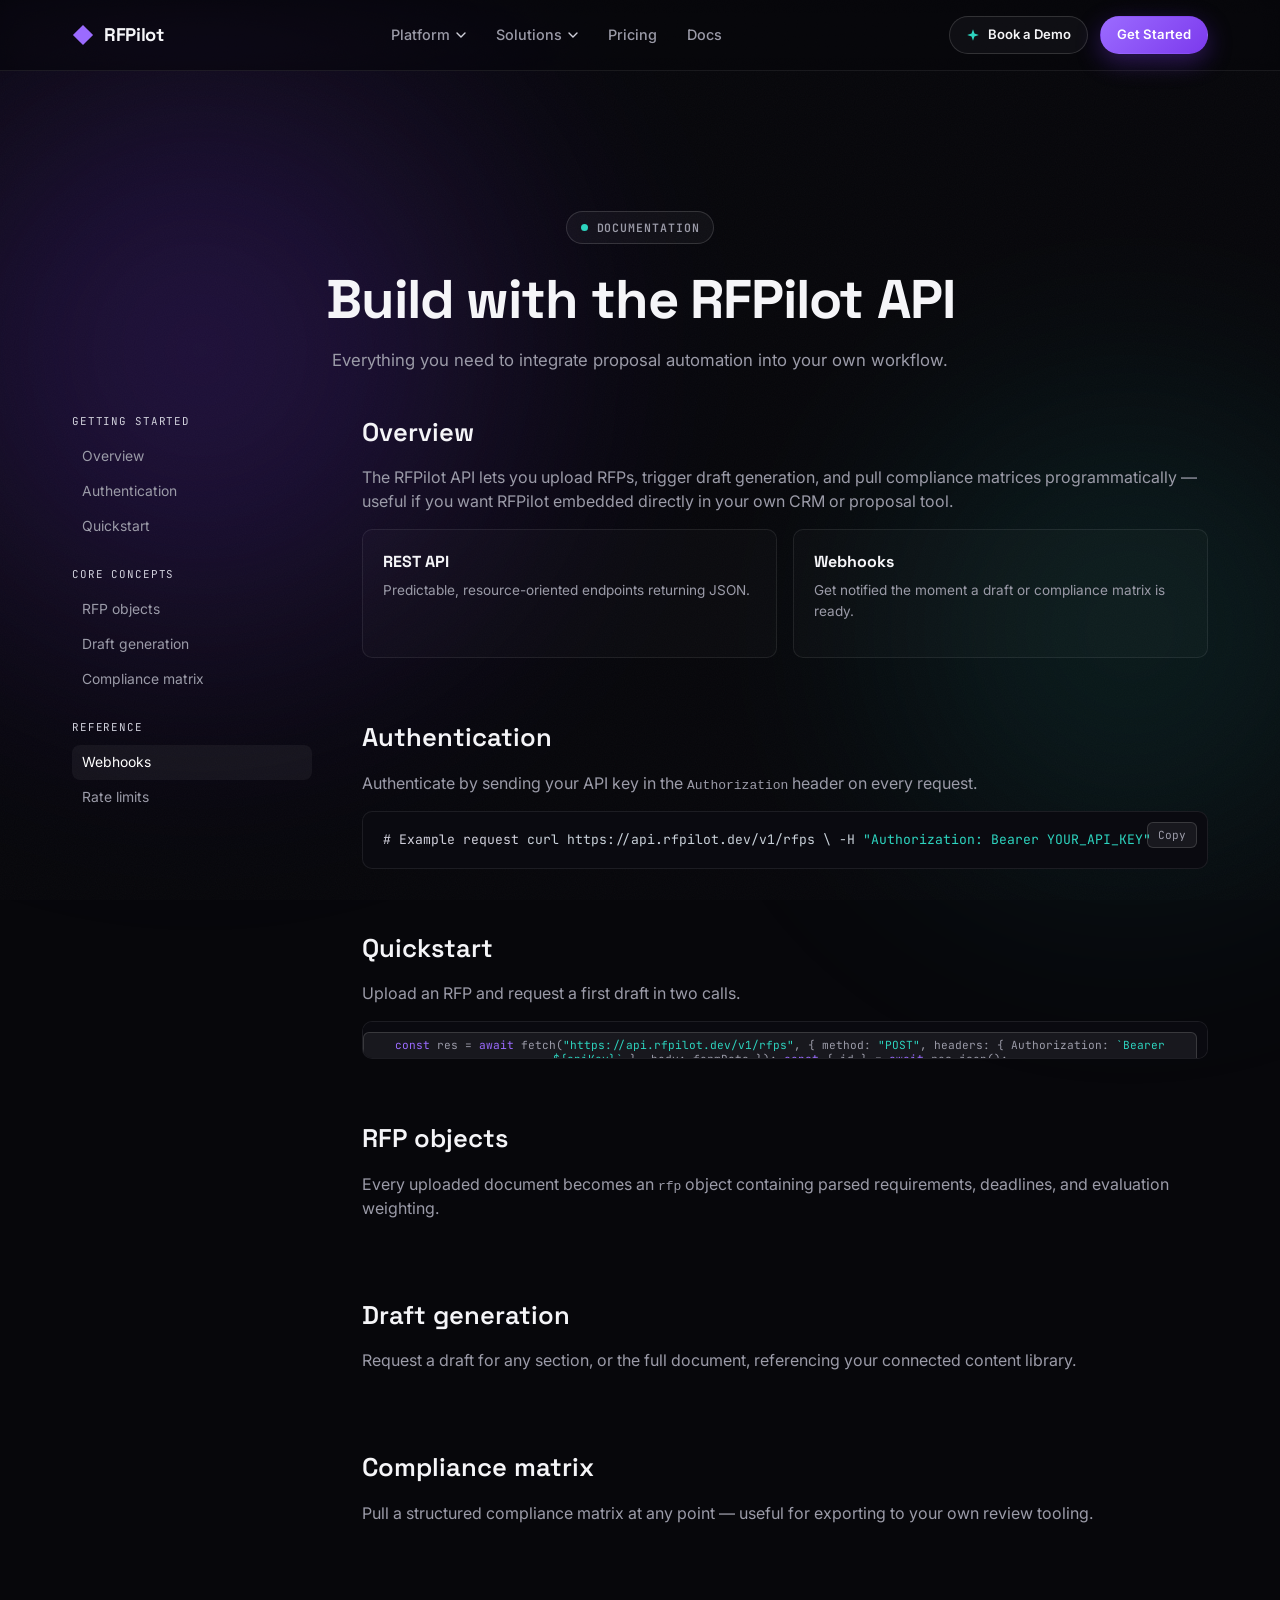
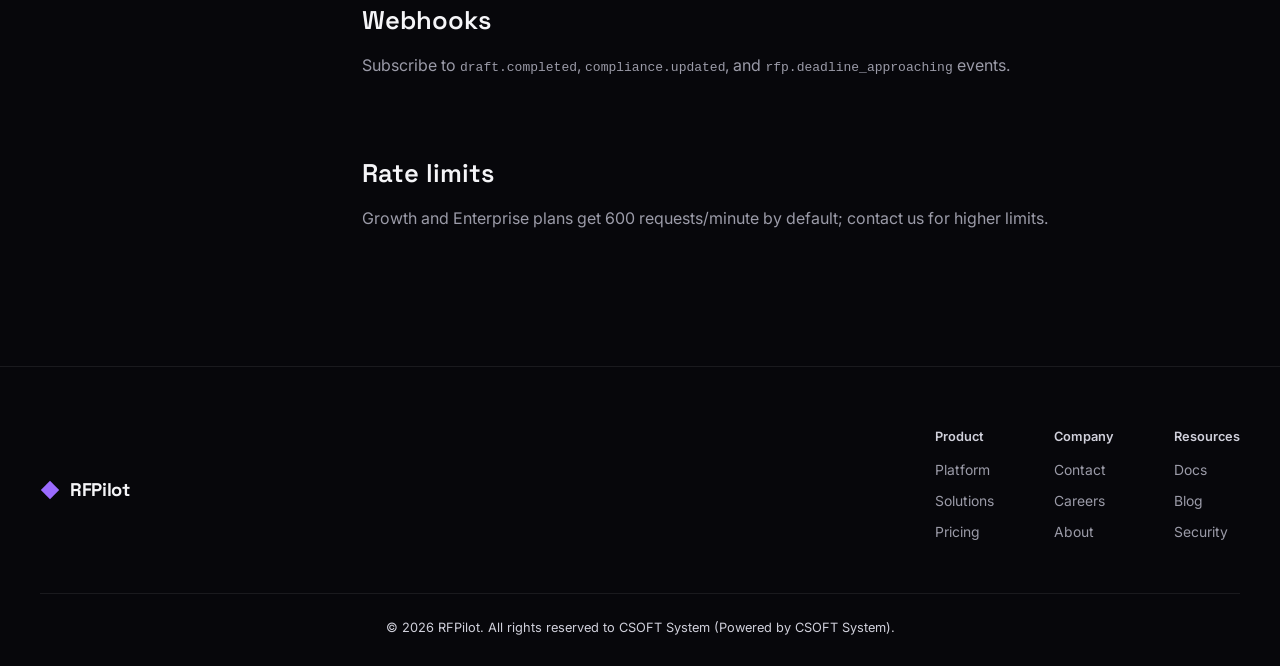
<file: Docs.html>
<!DOCTYPE html>
<html lang="en">
<head>
<meta charset="UTF-8">
<meta name="viewport" content="width=device-width, initial-scale=1.0">
<title>Docs — RFPilot</title>
<link rel="preconnect" href="https://fonts.googleapis.com">
<link rel="preconnect" href="https://fonts.gstatic.com" crossorigin>
<link href="https://fonts.googleapis.com/css2?family=Space+Grotesk:wght@400;500;600;700&family=Inter:wght@400;500;600&family=JetBrains+Mono:wght@500;600&display=swap" rel="stylesheet">
<link rel="stylesheet" href="style.css">
</head>
<body>

<!-- Ambient background -->
<div class="bg-glow bg-glow--purple" aria-hidden="true"></div>
<div class="bg-glow bg-glow--teal" aria-hidden="true"></div>
<div class="bg-noise" aria-hidden="true"></div>

<header class="nav" id="nav">
  <div class="nav__inner">
    <a href="index.html" class="logo">
      <span class="logo__mark">
        <svg width="22" height="22" viewBox="0 0 24 24" fill="none">
          <path d="M12 1L23 12L12 23L1 12L12 1Z" fill="url(#logoGrad)"/>
          <defs>
            <linearGradient id="logoGrad" x1="1" y1="1" x2="23" y2="23">
              <stop offset="0" stop-color="#9b6bff"/>
              <stop offset="1" stop-color="#2dd4bf"/>
            </linearGradient>
          </defs>
        </svg>
      </span>
      RFPilot
    </a>

    <nav class="nav__links" aria-label="Primary">
      <div class="nav__item">
        <button class="nav__link">Platform <svg class="chev" width="10" height="6" viewBox="0 0 10 6"><path d="M1 1L5 5L9 1" stroke="currentColor" stroke-width="1.4" fill="none" stroke-linecap="round"/></svg></button>
        <div class="nav__dropdown">
          <a href="platform.html#drafting">Proposal Drafting</a>
          <a href="platform.html#compliance">Compliance Matrix</a>
          <a href="platform.html#win-themes">Win-Theme Engine</a>
        </div>
      </div>
      <div class="nav__item">
        <button class="nav__link">Solutions <svg class="chev" width="10" height="6" viewBox="0 0 10 6"><path d="M1 1L5 5L9 1" stroke="currentColor" stroke-width="1.4" fill="none" stroke-linecap="round"/></svg></button>
        <div class="nav__dropdown">
          <a href="solutions.html#gov">Government Bids</a>
          <a href="solutions.html#enterprise">Enterprise Sales</a>
          <a href="solutions.html#agencies">Agencies</a>
        </div>
      </div>
      <a href="pricing.html" class="nav__link nav__link--plain" data-page="pricing">Pricing</a>
      <a href="docs.html" class="nav__link nav__link--plain" data-page="docs">Docs</a>
    </nav>

    <div class="nav__actions">
      <a href="contact.html" class="btn btn--ghost btn--sm">
        <svg width="14" height="14" viewBox="0 0 24 24" fill="none"><path d="M12 2L14.5 9.5L22 12L14.5 14.5L12 22L9.5 14.5L2 12L9.5 9.5L12 2Z" fill="currentColor"/></svg>
        Book a Demo
      </a>
      <a href="contact.html" class="btn btn--primary btn--sm">Get Started</a>
    </div>

    <button class="nav__burger" id="burgerBtn" aria-label="Toggle menu" aria-expanded="false">
      <span></span><span></span><span></span>
    </button>
  </div>
</header>

<main id="top">

<section class="page-hero" style="padding-bottom:20px;">
  <div class="badge" data-reveal><span class="badge__dot"></span> DOCUMENTATION</div>
  <h1 data-split data-reveal>Build with the RFPilot API</h1>
  <p data-reveal style="--delay:120ms">Everything you need to integrate proposal automation into your own workflow.</p>
</section>

<div class="docs-layout">
  <aside class="docs-nav" data-reveal>
    <div class="docs-nav__group">
      <span class="docs-nav__title">GETTING STARTED</span>
      <a href="#overview" class="is-active">Overview</a>
      <a href="#auth">Authentication</a>
      <a href="#quickstart">Quickstart</a>
    </div>
    <div class="docs-nav__group">
      <span class="docs-nav__title">CORE CONCEPTS</span>
      <a href="#rfps">RFP objects</a>
      <a href="#drafts">Draft generation</a>
      <a href="#compliance">Compliance matrix</a>
    </div>
    <div class="docs-nav__group">
      <span class="docs-nav__title">REFERENCE</span>
      <a href="#webhooks">Webhooks</a>
      <a href="#limits">Rate limits</a>
    </div>
  </aside>

  <div class="docs-content">
    <section id="overview">
      <h2>Overview</h2>
      <p>The RFPilot API lets you upload RFPs, trigger draft generation, and pull compliance matrices programmatically &mdash; useful if you want RFPilot embedded directly in your own CRM or proposal tool.</p>
      <div class="doc-card-grid">
        <div class="doc-card"><h4>REST API</h4><p>Predictable, resource-oriented endpoints returning JSON.</p></div>
        <div class="doc-card"><h4>Webhooks</h4><p>Get notified the moment a draft or compliance matrix is ready.</p></div>
      </div>
    </section>

    <section id="auth">
      <h2>Authentication</h2>
      <p>Authenticate by sending your API key in the <code>Authorization</code> header on every request.</p>
      <div class="code-block">
<button class="code-block__copy" data-copy>Copy</button><span class="tok-com"># Example request</span>
curl https://api.rfpilot.dev/v1/rfps \
  -H <span class="tok-str">"Authorization: Bearer YOUR_API_KEY"</span>
      </div>
    </section>

    <section id="quickstart">
      <h2>Quickstart</h2>
      <p>Upload an RFP and request a first draft in two calls.</p>
      <div class="code-block">
<button class="code-block__copy" data-copy><span class="tok-key">const</span> res = <span class="tok-key">await</span> fetch(<span class="tok-str">"https://api.rfpilot.dev/v1/rfps"</span>, {
  method: <span class="tok-str">"POST"</span>,
  headers: { Authorization: <span class="tok-str">`Bearer ${apiKey}`</span> },
  body: formData
});
<span class="tok-key">const</span> { id } = <span class="tok-key">await</span> res.json();</button>
      </div>
    </section>

    <section id="rfps">
      <h2>RFP objects</h2>
      <p>Every uploaded document becomes an <code>rfp</code> object containing parsed requirements, deadlines, and evaluation weighting.</p>
    </section>

    <section id="drafts">
      <h2>Draft generation</h2>
      <p>Request a draft for any section, or the full document, referencing your connected content library.</p>
    </section>

    <section id="compliance">
      <h2>Compliance matrix</h2>
      <p>Pull a structured compliance matrix at any point &mdash; useful for exporting to your own review tooling.</p>
    </section>

    <section id="webhooks">
      <h2>Webhooks</h2>
      <p>Subscribe to <code>draft.completed</code>, <code>compliance.updated</code>, and <code>rfp.deadline_approaching</code> events.</p>
    </section>

    <section id="limits">
      <h2>Rate limits</h2>
      <p>Growth and Enterprise plans get 600 requests/minute by default; contact us for higher limits.</p>
    </section>
  </div>
</div>

</main>

<footer class="footer">
  <div class="footer__top">
    <a href="#top" class="logo">
      <span class="logo__mark">
        <svg width="20" height="20" viewBox="0 0 24 24" fill="none"><path d="M12 1L23 12L12 23L1 12L12 1Z" fill="url(#logoGrad3)"/><defs><linearGradient id="logoGrad3" x1="1" y1="1" x2="23" y2="23"><stop offset="0" stop-color="#9b6bff"/><stop offset="1" stop-color="#2dd4bf"/></linearGradient></defs></svg>
      </span>
      RFPilot
    </a>
    <div class="footer__links">
      <div>
        <h4>Product</h4>
        <a href="platform.html">Platform</a>
        <a href="solutions.html">Solutions</a>
        <a href="pricing.html">Pricing</a>
      </div>
      <div>
        <h4>Company</h4>
        <a href="contact.html">Contact</a>
        <a href="#">Careers</a>
        <a href="#">About</a>
      </div>
      <div>
        <h4>Resources</h4>
        <a href="docs.html">Docs</a>
        <a href="#">Blog</a>
        <a href="#">Security</a>
      </div>
    </div>
  </div>
  <div class="footer__bottom">
    <p>© 2026 RFPilot. All rights reserved to CSOFT System (Powered by CSOFT System).</p>
  </div>
</footer>

<!-- Demo modal -->
<div class="modal" id="demoModal" aria-hidden="true">
  <div class="modal__backdrop" data-close></div>
  <div class="modal__box" role="dialog" aria-label="Demo video">
    <button class="modal__close" data-close aria-label="Close">✕</button>
    <div class="modal__placeholder">
      <svg width="40" height="40" viewBox="0 0 24 24" fill="none"><path d="M6 3L20 12L6 21V3Z" fill="currentColor"/></svg>
      <p>Demo video goes here</p>
    </div>
  </div>
</div>

<script src="script.js"></script>
</body>
</html>
</file>
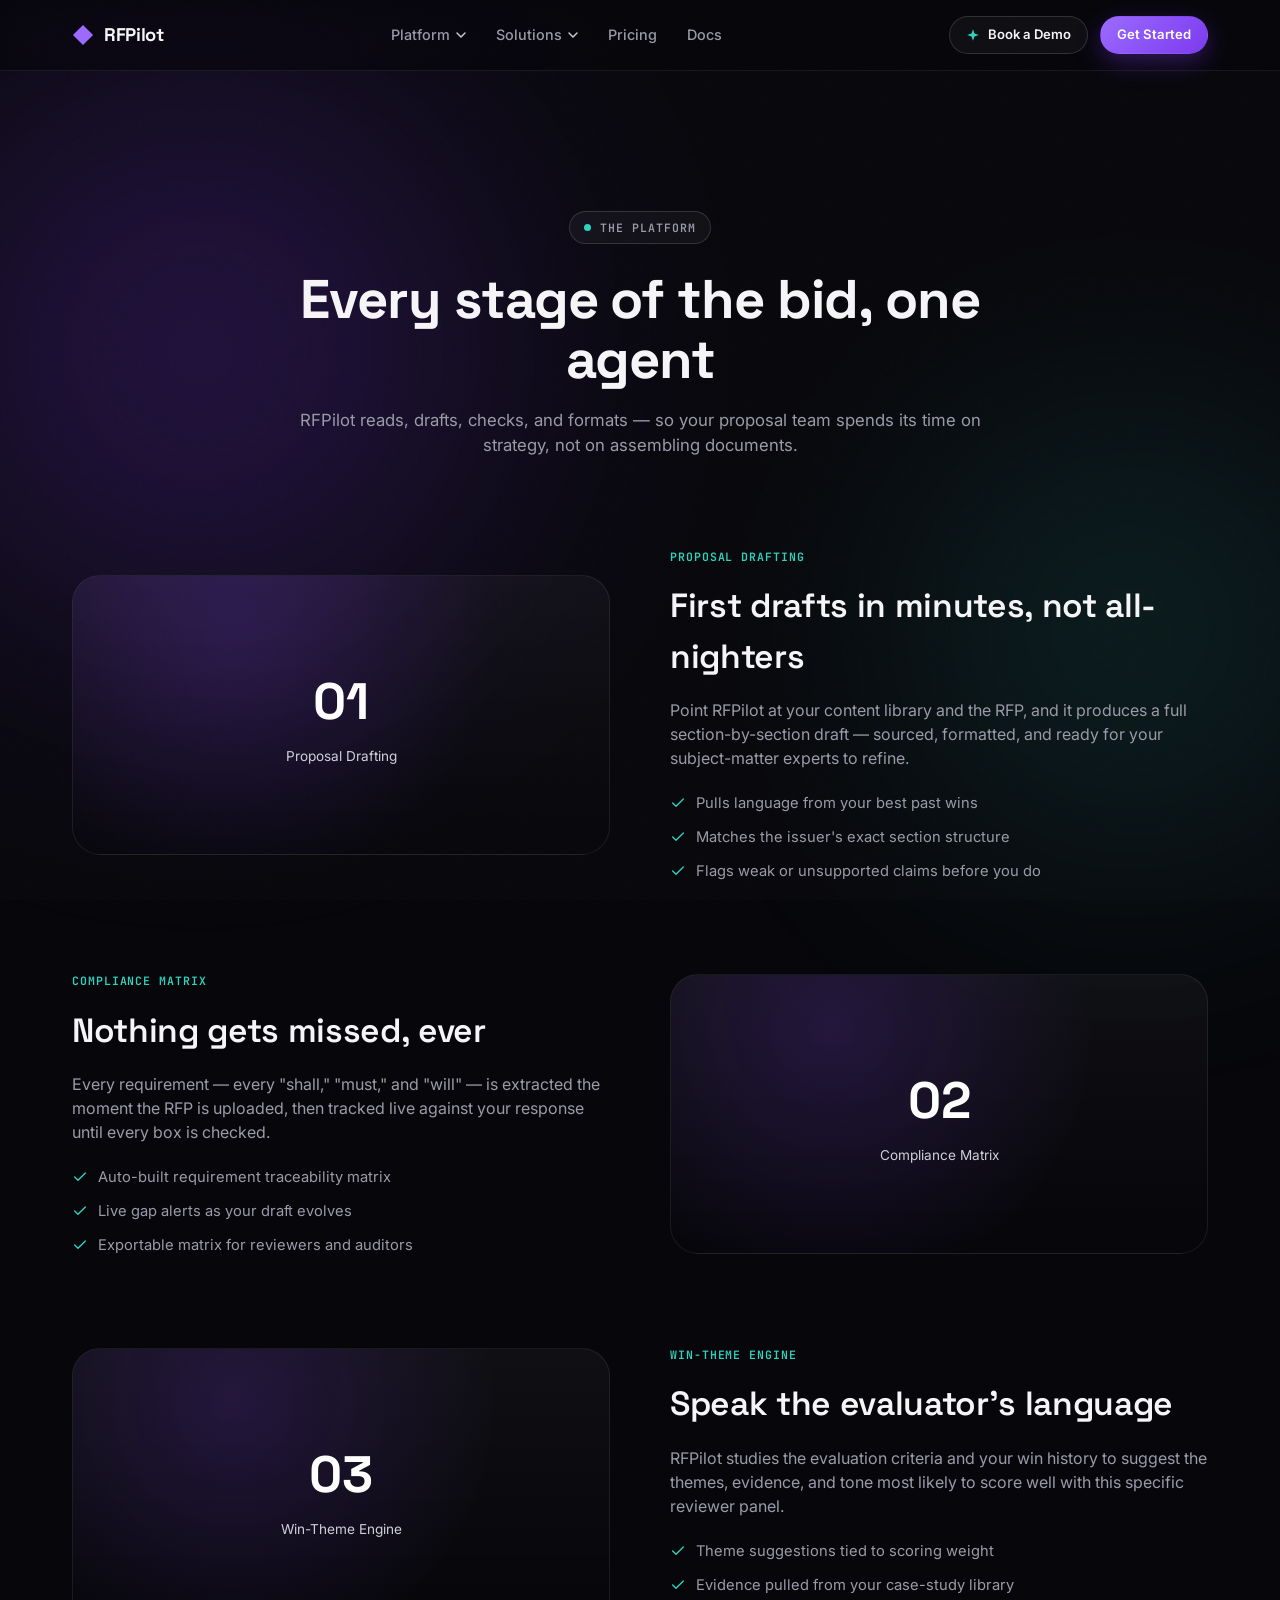
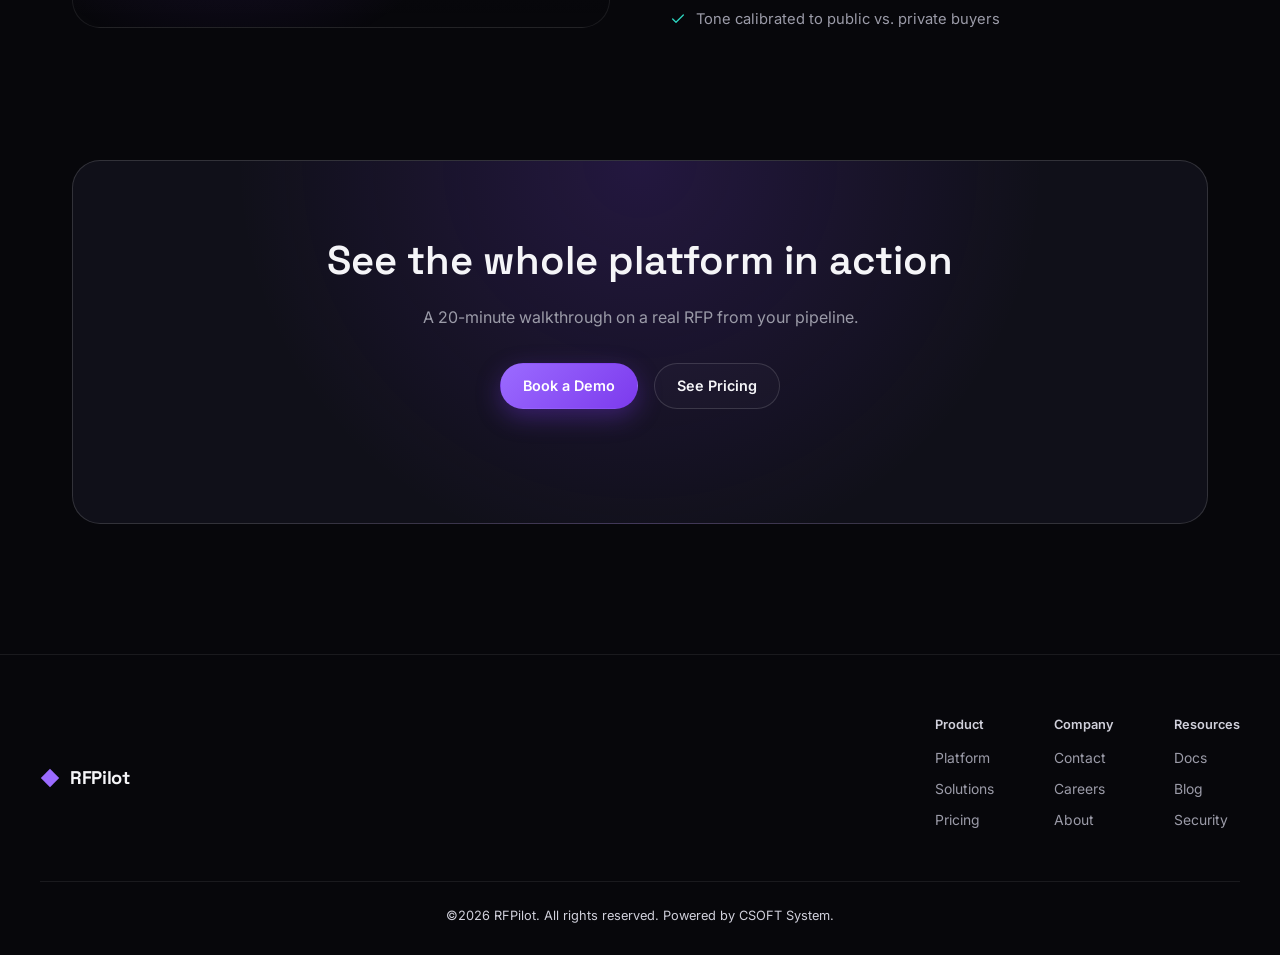
<file: platform.html>
<!DOCTYPE html>
<html lang="en">
<head>
<meta charset="UTF-8">
<meta name="viewport" content="width=device-width, initial-scale=1.0">
<title>Platform — RFPilot</title>
<link rel="preconnect" href="https://fonts.googleapis.com">
<link rel="preconnect" href="https://fonts.gstatic.com" crossorigin>
<link href="https://fonts.googleapis.com/css2?family=Space+Grotesk:wght@400;500;600;700&family=Inter:wght@400;500;600&family=JetBrains+Mono:wght@500;600&display=swap" rel="stylesheet">
<link rel="stylesheet" href="style.css">
</head>
<body>

<!-- Ambient background -->
<div class="bg-glow bg-glow--purple" aria-hidden="true"></div>
<div class="bg-glow bg-glow--teal" aria-hidden="true"></div>
<div class="bg-noise" aria-hidden="true"></div>

<header class="nav" id="nav">
  <div class="nav__inner">
    <a href="index.html" class="logo">
      <span class="logo__mark">
        <svg width="22" height="22" viewBox="0 0 24 24" fill="none">
          <path d="M12 1L23 12L12 23L1 12L12 1Z" fill="url(#logoGrad)"/>
          <defs>
            <linearGradient id="logoGrad" x1="1" y1="1" x2="23" y2="23">
              <stop offset="0" stop-color="#9b6bff"/>
              <stop offset="1" stop-color="#2dd4bf"/>
            </linearGradient>
          </defs>
        </svg>
      </span>
      RFPilot
    </a>

    <nav class="nav__links" aria-label="Primary" >
      <div class="nav__item">
        <button class="nav__link">Platform <svg class="chev" width="10" height="6" viewBox="0 0 10 6"><path d="M1 1L5 5L9 1" stroke="currentColor" stroke-width="1.4" fill="none" stroke-linecap="round"/></svg></button>
        <div class="nav__dropdown">
          <a href="platform.html#drafting">Proposal Drafting</a>
          <a href="platform.html#compliance">Compliance Matrix</a>
          <a href="platform.html#win-themes">Win-Theme Engine</a>
        </div>
      </div>
      <div class="nav__item">
        <button class="nav__link">Solutions <svg class="chev" width="10" height="6" viewBox="0 0 10 6"><path d="M1 1L5 5L9 1" stroke="currentColor" stroke-width="1.4" fill="none" stroke-linecap="round"/></svg></button>
        <div class="nav__dropdown">
          <a href="solutions.html#gov">Government Bids</a>
          <a href="solutions.html#enterprise">Enterprise Sales</a>
          <a href="solutions.html#agencies">Agencies</a>
        </div>
      </div>
      <a href="pricing.html" class="nav__link nav__link--plain" data-page="pricing">Pricing</a>
      <a href="docs.html" class="nav__link nav__link--plain" data-page="docs">Docs</a>
    </nav>

    <div class="nav__actions">
      <a href="contact.html" class="btn btn--ghost btn--sm">
        <svg width="14" height="14" viewBox="0 0 24 24" fill="none"><path d="M12 2L14.5 9.5L22 12L14.5 14.5L12 22L9.5 14.5L2 12L9.5 9.5L12 2Z" fill="currentColor"/></svg>
        Book a Demo
      </a>
      <a href="contact.html" class="btn btn--primary btn--sm">Get Started</a>
    </div>

    <button class="nav__burger" id="burgerBtn" aria-label="Toggle menu" aria-expanded="false">
      <span></span><span></span><span></span>
    </button>
  </div>
</header>

<main id="top">

<section class="page-hero">
  <div class="badge" data-reveal><span class="badge__dot"></span> THE PLATFORM</div>
  <h1 data-split data-reveal>Every stage of the bid, one agent</h1>
  <p data-reveal style="--delay:120ms">RFPilot reads, drafts, checks, and formats &mdash; so your proposal team spends its time on strategy, not on assembling documents.</p>
</section>

<section class="solutions" style="padding-top:20px;">
  <div class="solution-row" id="drafting">
    <div class="solution-row__visual solution-card reveal">
      <div class="solution-card__inner">
        <div class="solution-card__num">01</div>
        <div class="solution-card__label">Proposal Drafting</div>
      </div>
    </div>
    <div class="reveal">
      <span class="solution-row__tag">PROPOSAL DRAFTING</span>
      <h3>First drafts in minutes, not all-nighters</h3>
      <p>Point RFPilot at your content library and the RFP, and it produces a full section-by-section draft &mdash; sourced, formatted, and ready for your subject-matter experts to refine.</p>
      <ul class="solution-row__list">
        <li><svg width="16" height="16" viewBox="0 0 24 24" fill="none"><path d="M4 12L9 17L20 6" stroke="currentColor" stroke-width="2" stroke-linecap="round" stroke-linejoin="round"/></svg> Pulls language from your best past wins</li>
        <li><svg width="16" height="16" viewBox="0 0 24 24" fill="none"><path d="M4 12L9 17L20 6" stroke="currentColor" stroke-width="2" stroke-linecap="round" stroke-linejoin="round"/></svg> Matches the issuer's exact section structure</li>
        <li><svg width="16" height="16" viewBox="0 0 24 24" fill="none"><path d="M4 12L9 17L20 6" stroke="currentColor" stroke-width="2" stroke-linecap="round" stroke-linejoin="round"/></svg> Flags weak or unsupported claims before you do</li>
      </ul>
    </div>
  </div>

  <div class="solution-row reverse" id="compliance">
    <div class="reveal">
      <span class="solution-row__tag">COMPLIANCE MATRIX</span>
      <h3>Nothing gets missed, ever</h3>
      <p>Every requirement &mdash; every "shall," "must," and "will" &mdash; is extracted the moment the RFP is uploaded, then tracked live against your response until every box is checked.</p>
      <ul class="solution-row__list">
        <li><svg width="16" height="16" viewBox="0 0 24 24" fill="none"><path d="M4 12L9 17L20 6" stroke="currentColor" stroke-width="2" stroke-linecap="round" stroke-linejoin="round"/></svg> Auto-built requirement traceability matrix</li>
        <li><svg width="16" height="16" viewBox="0 0 24 24" fill="none"><path d="M4 12L9 17L20 6" stroke="currentColor" stroke-width="2" stroke-linecap="round" stroke-linejoin="round"/></svg> Live gap alerts as your draft evolves</li>
        <li><svg width="16" height="16" viewBox="0 0 24 24" fill="none"><path d="M4 12L9 17L20 6" stroke="currentColor" stroke-width="2" stroke-linecap="round" stroke-linejoin="round"/></svg> Exportable matrix for reviewers and auditors</li>
      </ul>
    </div>
    <div class="solution-row__visual solution-card reveal">
      <div class="solution-card__inner">
        <div class="solution-card__num">02</div>
        <div class="solution-card__label">Compliance Matrix</div>
      </div>
    </div>
  </div>

  <div class="solution-row" id="win-themes">
    <div class="solution-row__visual solution-card reveal">
      <div class="solution-card__inner">
        <div class="solution-card__num">03</div>
        <div class="solution-card__label">Win-Theme Engine</div>
      </div>
    </div>
    <div class="reveal">
      <span class="solution-row__tag">WIN-THEME ENGINE</span>
      <h3>Speak the evaluator's language</h3>
      <p>RFPilot studies the evaluation criteria and your win history to suggest the themes, evidence, and tone most likely to score well with this specific reviewer panel.</p>
      <ul class="solution-row__list">
        <li><svg width="16" height="16" viewBox="0 0 24 24" fill="none"><path d="M4 12L9 17L20 6" stroke="currentColor" stroke-width="2" stroke-linecap="round" stroke-linejoin="round"/></svg> Theme suggestions tied to scoring weight</li>
        <li><svg width="16" height="16" viewBox="0 0 24 24" fill="none"><path d="M4 12L9 17L20 6" stroke="currentColor" stroke-width="2" stroke-linecap="round" stroke-linejoin="round"/></svg> Evidence pulled from your case-study library</li>
        <li><svg width="16" height="16" viewBox="0 0 24 24" fill="none"><path d="M4 12L9 17L20 6" stroke="currentColor" stroke-width="2" stroke-linecap="round" stroke-linejoin="round"/></svg> Tone calibrated to public vs. private buyers</li>
      </ul>
    </div>
  </div>
</section>

<section class="cta" id="cta">
  <div class="cta__box" data-reveal>
    <h2>See the whole platform in action</h2>
    <p>A 20-minute walkthrough on a real RFP from your pipeline.</p>
    <div class="hero__cta hero__cta--center">
      <a href="contact.html" class="btn btn--primary btn--lg">Book a Demo</a>
      <a href="pricing.html" class="btn btn--outline btn--lg">See Pricing</a>
    </div>
  </div>
</section>

</main>

<footer class="footer">
  <div class="footer__top">
    <a href="#top" class="logo">
      <span class="logo__mark">
        <svg width="20" height="20" viewBox="0 0 24 24" fill="none"><path d="M12 1L23 12L12 23L1 12L12 1Z" fill="url(#logoGrad3)"/><defs><linearGradient id="logoGrad3" x1="1" y1="1" x2="23" y2="23"><stop offset="0" stop-color="#9b6bff"/><stop offset="1" stop-color="#2dd4bf"/></linearGradient></defs></svg>
      </span>
      RFPilot
    </a>
    <div class="footer__links">
      <div>
        <h4>Product</h4>
        <a href="platform.html">Platform</a>
        <a href="solutions.html">Solutions</a>
        <a href="pricing.html">Pricing</a>
      </div>
      <div>
        <h4>Company</h4>
        <a href="contact.html">Contact</a>
        <a href="#">Careers</a>
        <a href="#">About</a>
      </div>
      <div>
        <h4>Resources</h4>
        <a href="docs.html">Docs</a>
        <a href="#">Blog</a>
        <a href="#">Security</a>
      </div>
    </div>
  </div>
  <div class="footer__bottom">
    <p>©2026 RFPilot. All rights reserved. Powered by CSOFT System.</p>
  </div>
</footer>

<!-- Demo modal -->
<div class="modal" id="demoModal" aria-hidden="true">
  <div class="modal__backdrop" data-close></div>
  <div class="modal__box" role="dialog" aria-label="Demo video">
    <button class="modal__close" data-close aria-label="Close">✕</button>
    <div class="modal__placeholder">
      <svg width="40" height="40" viewBox="0 0 24 24" fill="none"><path d="M6 3L20 12L6 21V3Z" fill="currentColor"/></svg>
      <p>Demo video goes here</p>
    </div>
  </div>
</div>

<script src="script.js"></script>
</body>
</html>
</file>
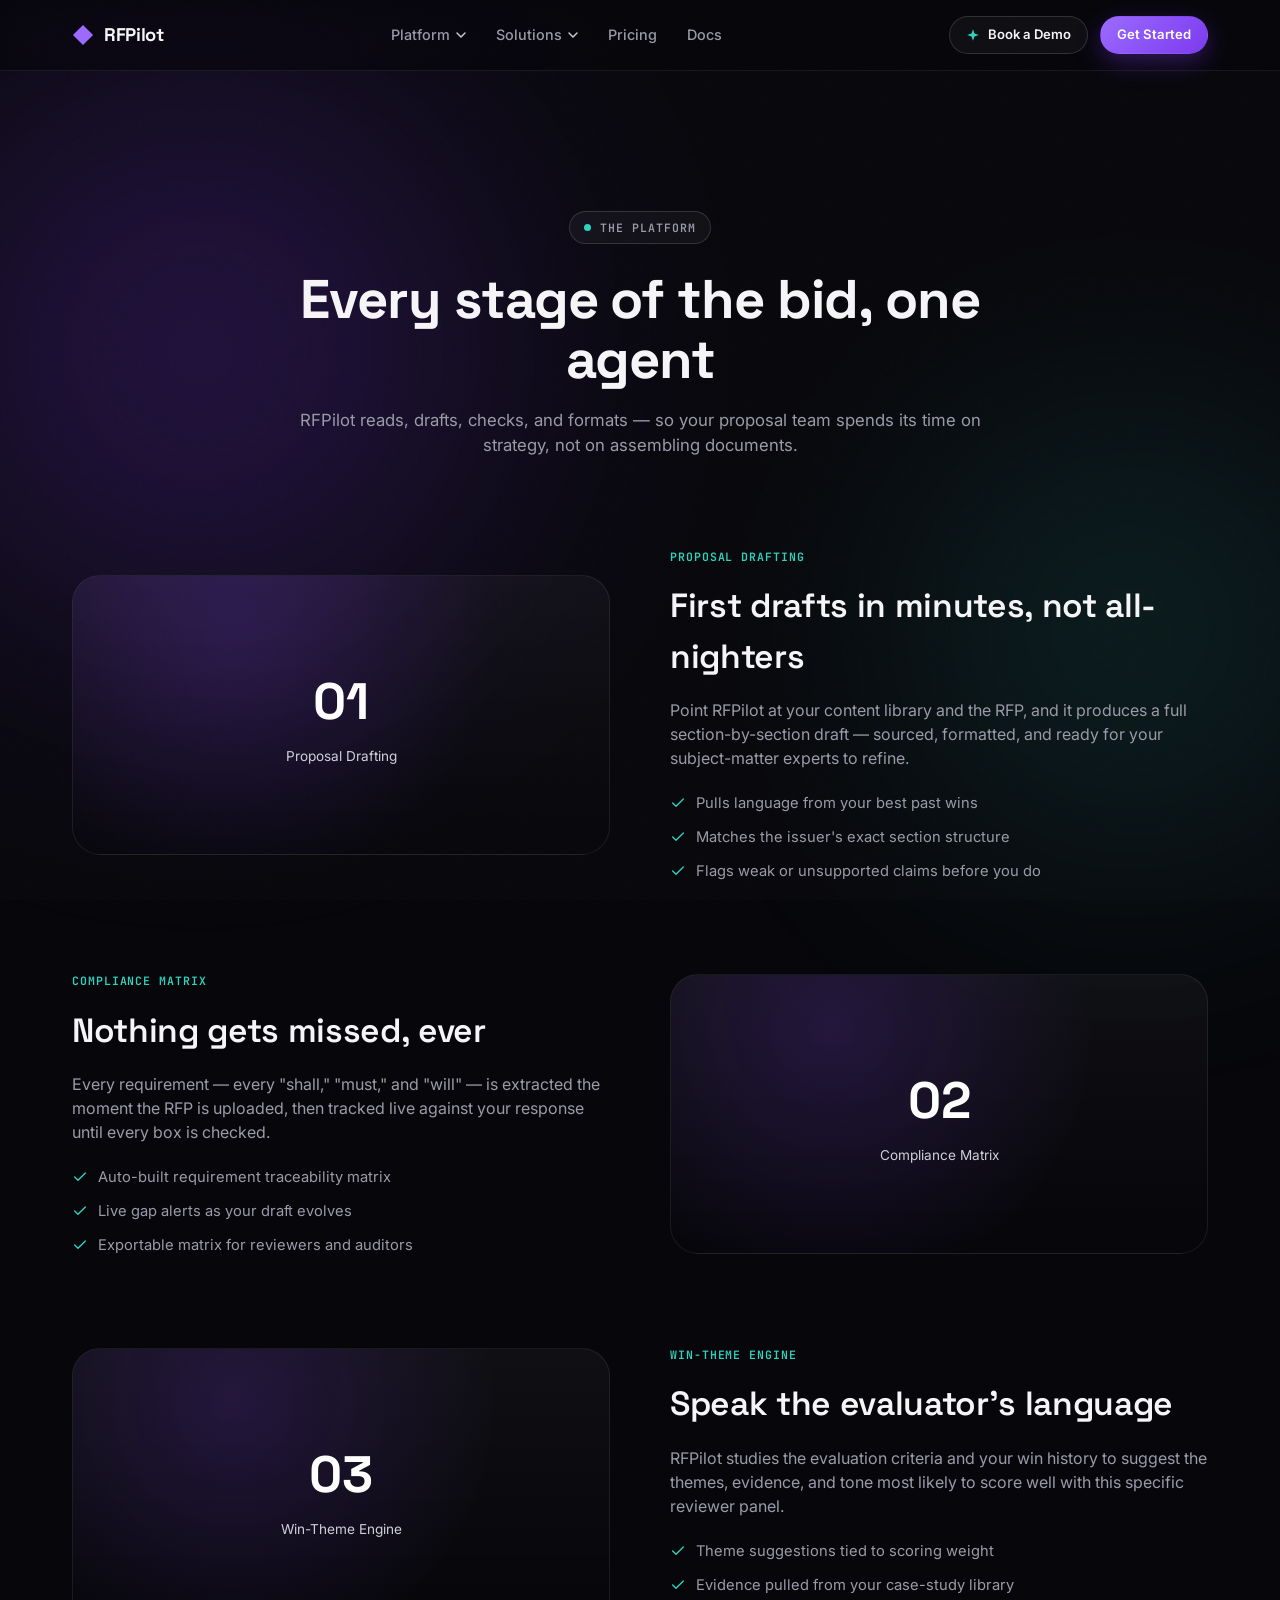
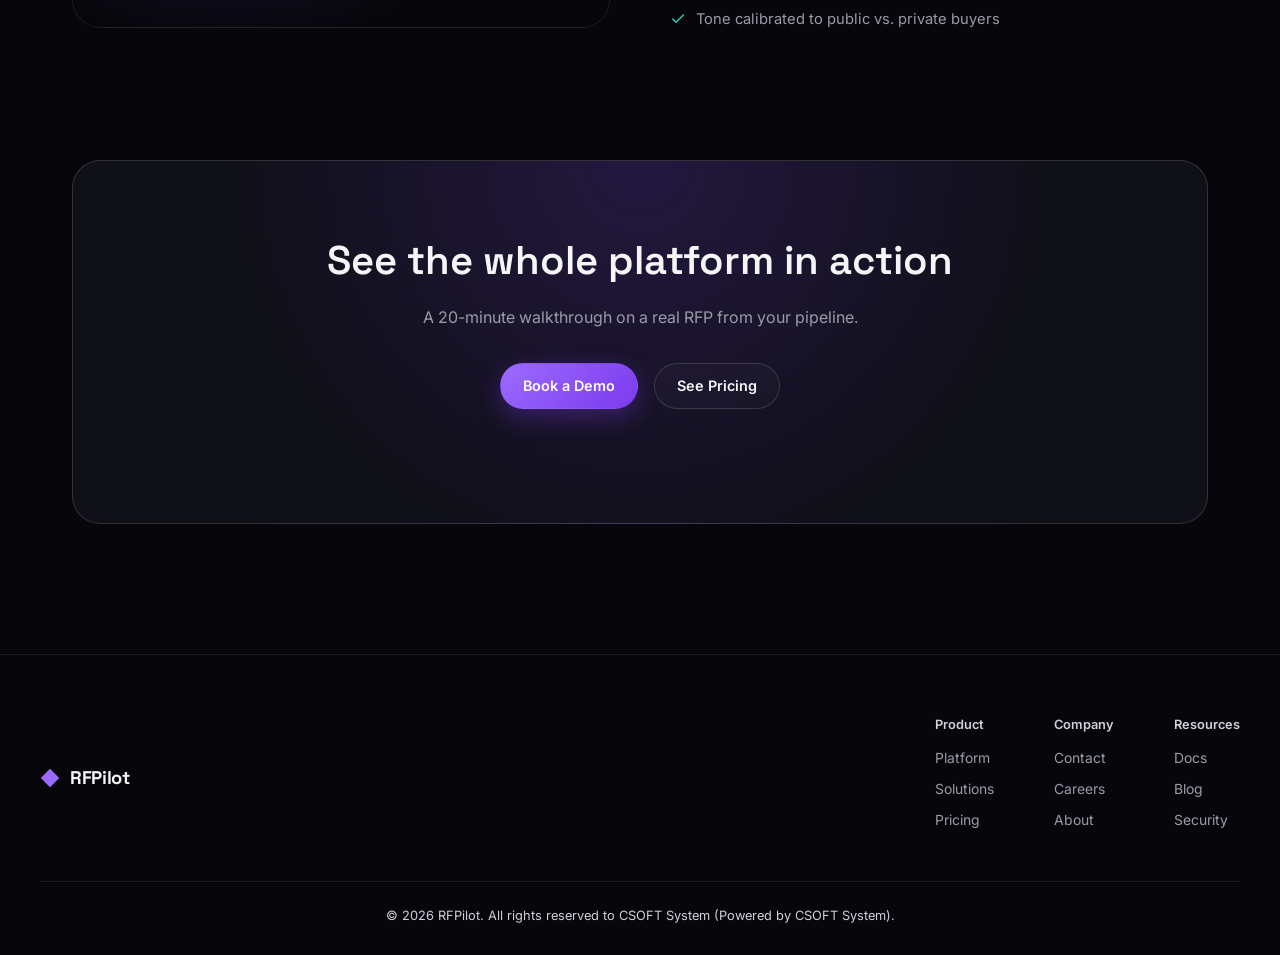
<file: Platform.html>
<!DOCTYPE html>
<html lang="en">
<head>
<meta charset="UTF-8">
<meta name="viewport" content="width=device-width, initial-scale=1.0">
<title>Platform — RFPilot</title>
<link rel="preconnect" href="https://fonts.googleapis.com">
<link rel="preconnect" href="https://fonts.gstatic.com" crossorigin>
<link href="https://fonts.googleapis.com/css2?family=Space+Grotesk:wght@400;500;600;700&family=Inter:wght@400;500;600&family=JetBrains+Mono:wght@500;600&display=swap" rel="stylesheet">
<link rel="stylesheet" href="style.css">
</head>
<body>

<!-- Ambient background -->
<div class="bg-glow bg-glow--purple" aria-hidden="true"></div>
<div class="bg-glow bg-glow--teal" aria-hidden="true"></div>
<div class="bg-noise" aria-hidden="true"></div>

<header class="nav" id="nav">
  <div class="nav__inner">
    <a href="index.html" class="logo">
      <span class="logo__mark">
        <svg width="22" height="22" viewBox="0 0 24 24" fill="none">
          <path d="M12 1L23 12L12 23L1 12L12 1Z" fill="url(#logoGrad)"/>
          <defs>
            <linearGradient id="logoGrad" x1="1" y1="1" x2="23" y2="23">
              <stop offset="0" stop-color="#9b6bff"/>
              <stop offset="1" stop-color="#2dd4bf"/>
            </linearGradient>
          </defs>
        </svg>
      </span>
      RFPilot
    </a>

    <nav class="nav__links" aria-label="Primary" >
      <div class="nav__item">
        <button class="nav__link">Platform <svg class="chev" width="10" height="6" viewBox="0 0 10 6"><path d="M1 1L5 5L9 1" stroke="currentColor" stroke-width="1.4" fill="none" stroke-linecap="round"/></svg></button>
        <div class="nav__dropdown">
          <a href="platform.html#drafting">Proposal Drafting</a>
          <a href="platform.html#compliance">Compliance Matrix</a>
          <a href="platform.html#win-themes">Win-Theme Engine</a>
        </div>
      </div>
      <div class="nav__item">
        <button class="nav__link">Solutions <svg class="chev" width="10" height="6" viewBox="0 0 10 6"><path d="M1 1L5 5L9 1" stroke="currentColor" stroke-width="1.4" fill="none" stroke-linecap="round"/></svg></button>
        <div class="nav__dropdown">
          <a href="solutions.html#gov">Government Bids</a>
          <a href="solutions.html#enterprise">Enterprise Sales</a>
          <a href="solutions.html#agencies">Agencies</a>
        </div>
      </div>
      <a href="pricing.html" class="nav__link nav__link--plain" data-page="pricing">Pricing</a>
      <a href="docs.html" class="nav__link nav__link--plain" data-page="docs">Docs</a>
    </nav>

    <div class="nav__actions">
      <a href="contact.html" class="btn btn--ghost btn--sm">
        <svg width="14" height="14" viewBox="0 0 24 24" fill="none"><path d="M12 2L14.5 9.5L22 12L14.5 14.5L12 22L9.5 14.5L2 12L9.5 9.5L12 2Z" fill="currentColor"/></svg>
        Book a Demo
      </a>
      <a href="contact.html" class="btn btn--primary btn--sm">Get Started</a>
    </div>

    <button class="nav__burger" id="burgerBtn" aria-label="Toggle menu" aria-expanded="false">
      <span></span><span></span><span></span>
    </button>
  </div>
</header>

<main id="top">

<section class="page-hero">
  <div class="badge" data-reveal><span class="badge__dot"></span> THE PLATFORM</div>
  <h1 data-split data-reveal>Every stage of the bid, one agent</h1>
  <p data-reveal style="--delay:120ms">RFPilot reads, drafts, checks, and formats &mdash; so your proposal team spends its time on strategy, not on assembling documents.</p>
</section>

<section class="solutions" style="padding-top:20px;">
  <div class="solution-row" id="drafting">
    <div class="solution-row__visual solution-card reveal">
      <div class="solution-card__inner">
        <div class="solution-card__num">01</div>
        <div class="solution-card__label">Proposal Drafting</div>
      </div>
    </div>
    <div class="reveal">
      <span class="solution-row__tag">PROPOSAL DRAFTING</span>
      <h3>First drafts in minutes, not all-nighters</h3>
      <p>Point RFPilot at your content library and the RFP, and it produces a full section-by-section draft &mdash; sourced, formatted, and ready for your subject-matter experts to refine.</p>
      <ul class="solution-row__list">
        <li><svg width="16" height="16" viewBox="0 0 24 24" fill="none"><path d="M4 12L9 17L20 6" stroke="currentColor" stroke-width="2" stroke-linecap="round" stroke-linejoin="round"/></svg> Pulls language from your best past wins</li>
        <li><svg width="16" height="16" viewBox="0 0 24 24" fill="none"><path d="M4 12L9 17L20 6" stroke="currentColor" stroke-width="2" stroke-linecap="round" stroke-linejoin="round"/></svg> Matches the issuer's exact section structure</li>
        <li><svg width="16" height="16" viewBox="0 0 24 24" fill="none"><path d="M4 12L9 17L20 6" stroke="currentColor" stroke-width="2" stroke-linecap="round" stroke-linejoin="round"/></svg> Flags weak or unsupported claims before you do</li>
      </ul>
    </div>
  </div>

  <div class="solution-row reverse" id="compliance">
    <div class="reveal">
      <span class="solution-row__tag">COMPLIANCE MATRIX</span>
      <h3>Nothing gets missed, ever</h3>
      <p>Every requirement &mdash; every "shall," "must," and "will" &mdash; is extracted the moment the RFP is uploaded, then tracked live against your response until every box is checked.</p>
      <ul class="solution-row__list">
        <li><svg width="16" height="16" viewBox="0 0 24 24" fill="none"><path d="M4 12L9 17L20 6" stroke="currentColor" stroke-width="2" stroke-linecap="round" stroke-linejoin="round"/></svg> Auto-built requirement traceability matrix</li>
        <li><svg width="16" height="16" viewBox="0 0 24 24" fill="none"><path d="M4 12L9 17L20 6" stroke="currentColor" stroke-width="2" stroke-linecap="round" stroke-linejoin="round"/></svg> Live gap alerts as your draft evolves</li>
        <li><svg width="16" height="16" viewBox="0 0 24 24" fill="none"><path d="M4 12L9 17L20 6" stroke="currentColor" stroke-width="2" stroke-linecap="round" stroke-linejoin="round"/></svg> Exportable matrix for reviewers and auditors</li>
      </ul>
    </div>
    <div class="solution-row__visual solution-card reveal">
      <div class="solution-card__inner">
        <div class="solution-card__num">02</div>
        <div class="solution-card__label">Compliance Matrix</div>
      </div>
    </div>
  </div>

  <div class="solution-row" id="win-themes">
    <div class="solution-row__visual solution-card reveal">
      <div class="solution-card__inner">
        <div class="solution-card__num">03</div>
        <div class="solution-card__label">Win-Theme Engine</div>
      </div>
    </div>
    <div class="reveal">
      <span class="solution-row__tag">WIN-THEME ENGINE</span>
      <h3>Speak the evaluator's language</h3>
      <p>RFPilot studies the evaluation criteria and your win history to suggest the themes, evidence, and tone most likely to score well with this specific reviewer panel.</p>
      <ul class="solution-row__list">
        <li><svg width="16" height="16" viewBox="0 0 24 24" fill="none"><path d="M4 12L9 17L20 6" stroke="currentColor" stroke-width="2" stroke-linecap="round" stroke-linejoin="round"/></svg> Theme suggestions tied to scoring weight</li>
        <li><svg width="16" height="16" viewBox="0 0 24 24" fill="none"><path d="M4 12L9 17L20 6" stroke="currentColor" stroke-width="2" stroke-linecap="round" stroke-linejoin="round"/></svg> Evidence pulled from your case-study library</li>
        <li><svg width="16" height="16" viewBox="0 0 24 24" fill="none"><path d="M4 12L9 17L20 6" stroke="currentColor" stroke-width="2" stroke-linecap="round" stroke-linejoin="round"/></svg> Tone calibrated to public vs. private buyers</li>
      </ul>
    </div>
  </div>
</section>

<section class="cta" id="cta">
  <div class="cta__box" data-reveal>
    <h2>See the whole platform in action</h2>
    <p>A 20-minute walkthrough on a real RFP from your pipeline.</p>
    <div class="hero__cta hero__cta--center">
      <a href="contact.html" class="btn btn--primary btn--lg">Book a Demo</a>
      <a href="pricing.html" class="btn btn--outline btn--lg">See Pricing</a>
    </div>
  </div>
</section>

</main>

<footer class="footer">
  <div class="footer__top">
    <a href="#top" class="logo">
      <span class="logo__mark">
        <svg width="20" height="20" viewBox="0 0 24 24" fill="none"><path d="M12 1L23 12L12 23L1 12L12 1Z" fill="url(#logoGrad3)"/><defs><linearGradient id="logoGrad3" x1="1" y1="1" x2="23" y2="23"><stop offset="0" stop-color="#9b6bff"/><stop offset="1" stop-color="#2dd4bf"/></linearGradient></defs></svg>
      </span>
      RFPilot
    </a>
    <div class="footer__links">
      <div>
        <h4>Product</h4>
        <a href="platform.html">Platform</a>
        <a href="solutions.html">Solutions</a>
        <a href="pricing.html">Pricing</a>
      </div>
      <div>
        <h4>Company</h4>
        <a href="contact.html">Contact</a>
        <a href="#">Careers</a>
        <a href="#">About</a>
      </div>
      <div>
        <h4>Resources</h4>
        <a href="docs.html">Docs</a>
        <a href="#">Blog</a>
        <a href="#">Security</a>
      </div>
    </div>
  </div>
  <div class="footer__bottom">
    <p>© 2026 RFPilot. All rights reserved to CSOFT System (Powered by CSOFT System).</p>
  </div>
</footer>

<!-- Demo modal -->
<div class="modal" id="demoModal" aria-hidden="true">
  <div class="modal__backdrop" data-close></div>
  <div class="modal__box" role="dialog" aria-label="Demo video">
    <button class="modal__close" data-close aria-label="Close">✕</button>
    <div class="modal__placeholder">
      <svg width="40" height="40" viewBox="0 0 24 24" fill="none"><path d="M6 3L20 12L6 21V3Z" fill="currentColor"/></svg>
      <p>Demo video goes here</p>
    </div>
  </div>
</div>

<script src="script.js"></script>
</body>
</html>
</file>
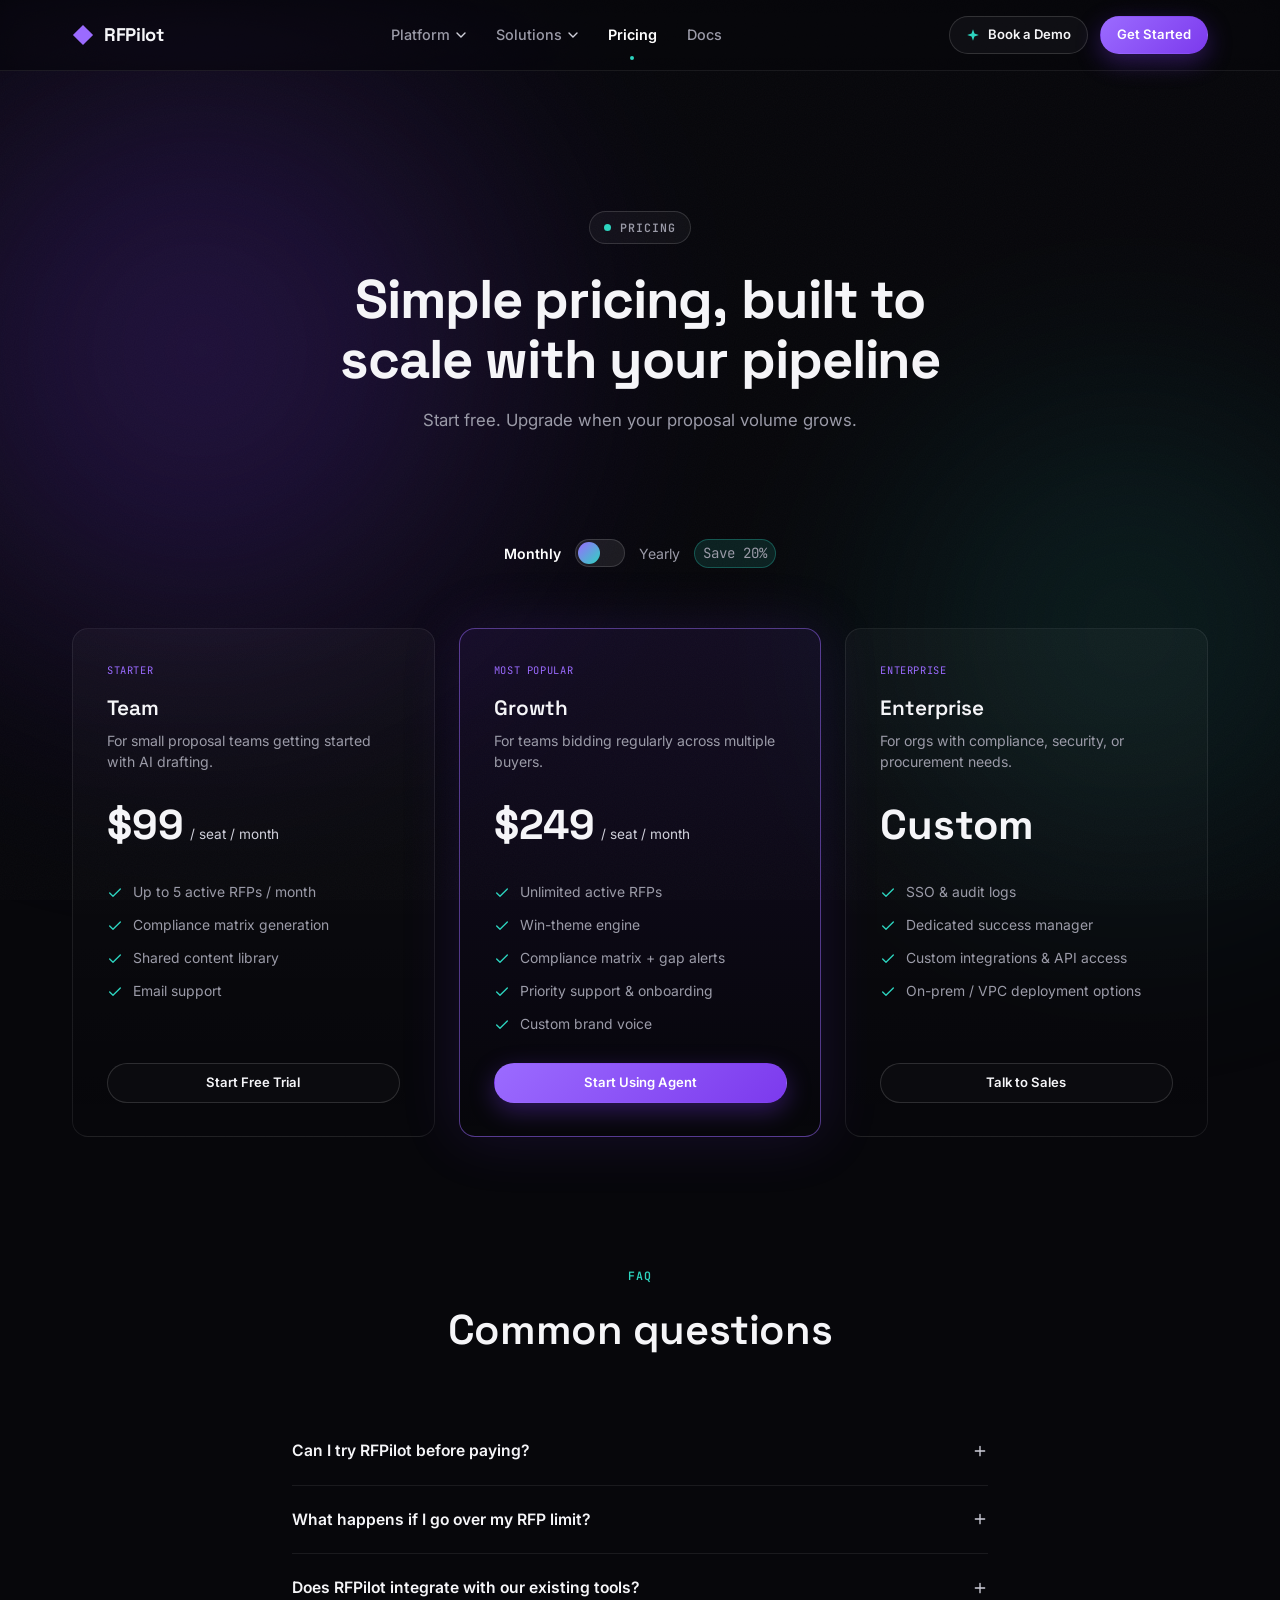
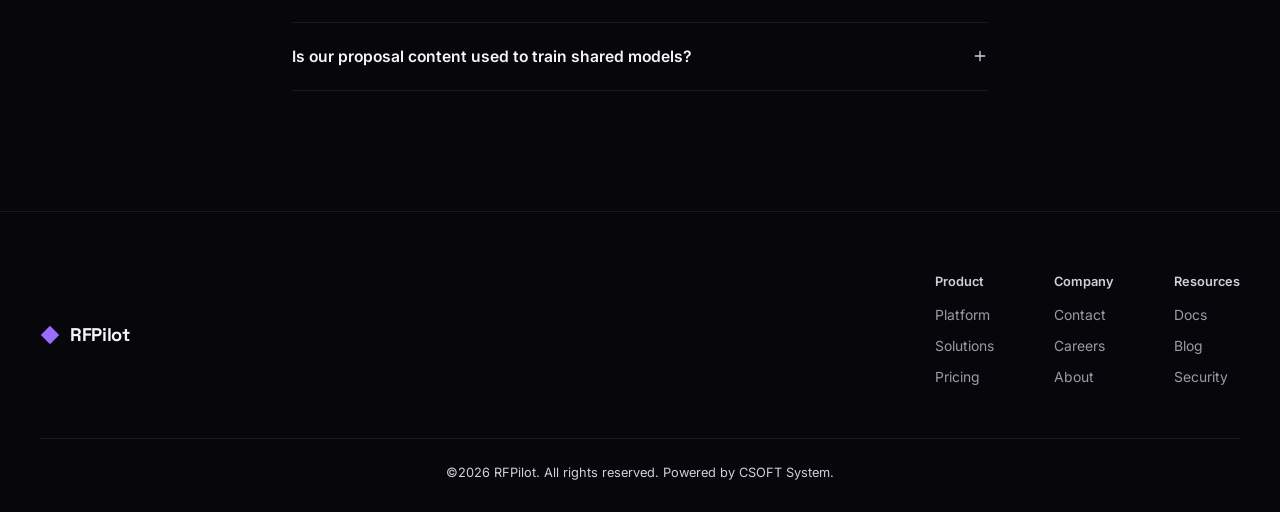
<file: pricing.html>
<!DOCTYPE html>
<html lang="en">
<head>
<meta charset="UTF-8">
<meta name="viewport" content="width=device-width, initial-scale=1.0">
<title>Pricing — RFPilot</title>
<link rel="preconnect" href="https://fonts.googleapis.com">
<link rel="preconnect" href="https://fonts.gstatic.com" crossorigin>
<link href="https://fonts.googleapis.com/css2?family=Space+Grotesk:wght@400;500;600;700&family=Inter:wght@400;500;600&family=JetBrains+Mono:wght@500;600&display=swap" rel="stylesheet">
<link rel="stylesheet" href="style.css">
</head>
<body>

<!-- Ambient background -->
<div class="bg-glow bg-glow--purple" aria-hidden="true"></div>
<div class="bg-glow bg-glow--teal" aria-hidden="true"></div>
<div class="bg-noise" aria-hidden="true"></div>

<header class="nav" id="nav">
  <div class="nav__inner">
    <a href="index.html" class="logo">
      <span class="logo__mark">
        <svg width="22" height="22" viewBox="0 0 24 24" fill="none">
          <path d="M12 1L23 12L12 23L1 12L12 1Z" fill="url(#logoGrad)"/>
          <defs>
            <linearGradient id="logoGrad" x1="1" y1="1" x2="23" y2="23">
              <stop offset="0" stop-color="#9b6bff"/>
              <stop offset="1" stop-color="#2dd4bf"/>
            </linearGradient>
          </defs>
        </svg>
      </span>
      RFPilot
    </a>

    <nav class="nav__links" aria-label="Primary">
      <div class="nav__item">
        <button class="nav__link" data-page="platform">Platform <svg class="chev" width="10" height="6" viewBox="0 0 10 6"><path d="M1 1L5 5L9 1" stroke="currentColor" stroke-width="1.4" fill="none" stroke-linecap="round"/></svg></button>
        <div class="nav__dropdown">
          <a href="platform.html#drafting">Proposal Drafting</a>
          <a href="platform.html#compliance">Compliance Matrix</a>
          <a href="platform.html#win-themes">Win-Theme Engine</a>
        </div>
      </div>
      <div class="nav__item">
        <button class="nav__link" data-page="solutions">Solutions <svg class="chev" width="10" height="6" viewBox="0 0 10 6"><path d="M1 1L5 5L9 1" stroke="currentColor" stroke-width="1.4" fill="none" stroke-linecap="round"/></svg></button>
        <div class="nav__dropdown">
          <a href="solutions.html#gov">Government Bids</a>
          <a href="solutions.html#enterprise">Enterprise Sales</a>
          <a href="solutions.html#agencies">Agencies</a>
        </div>
      </div>
      <a href="pricing.html" class="nav__link nav__link--plain" data-page="pricing">Pricing</a>
      <a href="docs.html" class="nav__link nav__link--plain" data-page="docs">Docs</a>
    </nav>

    <div class="nav__actions">
      <a href="contact.html" class="btn btn--ghost btn--sm">
        <svg width="14" height="14" viewBox="0 0 24 24" fill="none"><path d="M12 2L14.5 9.5L22 12L14.5 14.5L12 22L9.5 14.5L2 12L9.5 9.5L12 2Z" fill="currentColor"/></svg>
        Book a Demo
      </a>
      <a href="contact.html" class="btn btn--primary btn--sm">Get Started</a>
    </div>

    <button class="nav__burger" id="burgerBtn" aria-label="Toggle menu" aria-expanded="false">
      <span></span><span></span><span></span>
    </button>
  </div>
</header>

<main id="top">

<section class="page-hero">
  <div class="badge" data-reveal><span class="badge__dot"></span> PRICING</div>
  <h1 data-split data-reveal>Simple pricing, built to scale with your pipeline</h1>
  <p data-reveal style="--delay:120ms">Start free. Upgrade when your proposal volume grows.</p>
</section>

<div class="pricing-toggle" data-reveal>
  <span class="is-active" id="labelMonthly">Monthly</span>
  <div class="switch" id="pricingSwitch" role="switch" aria-checked="false" tabindex="0" aria-label="Toggle yearly billing"><div class="switch__knob"></div></div>
  <span id="labelYearly">Yearly</span>
  <span class="save-tag">Save 20%</span>
</div>

<div class="pricing-grid" data-reveal-group>
  <div class="price-card">
    <span class="price-card__badge">STARTER</span>
    <h3>Team</h3>
    <p class="price-card__desc">For small proposal teams getting started with AI drafting.</p>
    <div class="price-card__amount"><span class="num" data-monthly="99" data-yearly="79">$99</span><span class="period">/ seat / month</span></div>
    <ul class="price-card__list">
      <li><svg width="16" height="16" viewBox="0 0 24 24" fill="none"><path d="M4 12L9 17L20 6" stroke="currentColor" stroke-width="2" stroke-linecap="round" stroke-linejoin="round"/></svg> Up to 5 active RFPs / month</li>
      <li><svg width="16" height="16" viewBox="0 0 24 24" fill="none"><path d="M4 12L9 17L20 6" stroke="currentColor" stroke-width="2" stroke-linecap="round" stroke-linejoin="round"/></svg> Compliance matrix generation</li>
      <li><svg width="16" height="16" viewBox="0 0 24 24" fill="none"><path d="M4 12L9 17L20 6" stroke="currentColor" stroke-width="2" stroke-linecap="round" stroke-linejoin="round"/></svg> Shared content library</li>
      <li><svg width="16" height="16" viewBox="0 0 24 24" fill="none"><path d="M4 12L9 17L20 6" stroke="currentColor" stroke-width="2" stroke-linecap="round" stroke-linejoin="round"/></svg> Email support</li>
    </ul>
    <a href="contact.html" class="btn btn--outline">Start Free Trial</a>
  </div>

  <div class="price-card price-card--featured">
    <span class="price-card__badge">MOST POPULAR</span>
    <h3>Growth</h3>
    <p class="price-card__desc">For teams bidding regularly across multiple buyers.</p>
    <div class="price-card__amount"><span class="num" data-monthly="249" data-yearly="199">$249</span><span class="period">/ seat / month</span></div>
    <ul class="price-card__list">
      <li><svg width="16" height="16" viewBox="0 0 24 24" fill="none"><path d="M4 12L9 17L20 6" stroke="currentColor" stroke-width="2" stroke-linecap="round" stroke-linejoin="round"/></svg> Unlimited active RFPs</li>
      <li><svg width="16" height="16" viewBox="0 0 24 24" fill="none"><path d="M4 12L9 17L20 6" stroke="currentColor" stroke-width="2" stroke-linecap="round" stroke-linejoin="round"/></svg> Win-theme engine</li>
      <li><svg width="16" height="16" viewBox="0 0 24 24" fill="none"><path d="M4 12L9 17L20 6" stroke="currentColor" stroke-width="2" stroke-linecap="round" stroke-linejoin="round"/></svg> Compliance matrix + gap alerts</li>
      <li><svg width="16" height="16" viewBox="0 0 24 24" fill="none"><path d="M4 12L9 17L20 6" stroke="currentColor" stroke-width="2" stroke-linecap="round" stroke-linejoin="round"/></svg> Priority support &amp; onboarding</li>
      <li><svg width="16" height="16" viewBox="0 0 24 24" fill="none"><path d="M4 12L9 17L20 6" stroke="currentColor" stroke-width="2" stroke-linecap="round" stroke-linejoin="round"/></svg> Custom brand voice</li>
    </ul>
    <a href="contact.html" class="btn btn--primary">Start Using Agent</a>
  </div>

  <div class="price-card">
    <span class="price-card__badge">ENTERPRISE</span>
    <h3>Enterprise</h3>
    <p class="price-card__desc">For orgs with compliance, security, or procurement needs.</p>
    <div class="price-card__amount"><span class="num">Custom</span></div>
    <ul class="price-card__list">
      <li><svg width="16" height="16" viewBox="0 0 24 24" fill="none"><path d="M4 12L9 17L20 6" stroke="currentColor" stroke-width="2" stroke-linecap="round" stroke-linejoin="round"/></svg> SSO &amp; audit logs</li>
      <li><svg width="16" height="16" viewBox="0 0 24 24" fill="none"><path d="M4 12L9 17L20 6" stroke="currentColor" stroke-width="2" stroke-linecap="round" stroke-linejoin="round"/></svg> Dedicated success manager</li>
      <li><svg width="16" height="16" viewBox="0 0 24 24" fill="none"><path d="M4 12L9 17L20 6" stroke="currentColor" stroke-width="2" stroke-linecap="round" stroke-linejoin="round"/></svg> Custom integrations &amp; API access</li>
      <li><svg width="16" height="16" viewBox="0 0 24 24" fill="none"><path d="M4 12L9 17L20 6" stroke="currentColor" stroke-width="2" stroke-linecap="round" stroke-linejoin="round"/></svg> On-prem / VPC deployment options</li>
    </ul>
    <a href="contact.html" class="btn btn--outline">Talk to Sales</a>
  </div>
</div>

<section class="faq">
  <div class="section__head" data-reveal>
    <span class="eyebrow">FAQ</span>
    <h2>Common questions</h2>
  </div>

  <div class="faq-item" data-reveal>
    <div class="faq-item__q">Can I try RFPilot before paying? <svg width="16" height="16" viewBox="0 0 24 24" fill="none"><path d="M12 5V19M5 12H19" stroke="currentColor" stroke-width="2" stroke-linecap="round"/></svg></div>
    <div class="faq-item__a">Yes &mdash; every plan starts with a 14-day free trial, no credit card required. You can draft a full proposal from a real RFP before deciding.</div>
  </div>
  <div class="faq-item" data-reveal>
    <div class="faq-item__q">What happens if I go over my RFP limit? <svg width="16" height="16" viewBox="0 0 24 24" fill="none"><path d="M12 5V19M5 12H19" stroke="currentColor" stroke-width="2" stroke-linecap="round"/></svg></div>
    <div class="faq-item__a">We'll let you know when you're close, and you can upgrade any time. You're never cut off mid-proposal.</div>
  </div>
  <div class="faq-item" data-reveal>
    <div class="faq-item__q">Does RFPilot integrate with our existing tools? <svg width="16" height="16" viewBox="0 0 24 24" fill="none"><path d="M12 5V19M5 12H19" stroke="currentColor" stroke-width="2" stroke-linecap="round"/></svg></div>
    <div class="faq-item__a">Growth and Enterprise plans include integrations with common CRMs, procurement portals, and content repositories. Ask us about your specific stack.</div>
  </div>
  <div class="faq-item" data-reveal>
    <div class="faq-item__q">Is our proposal content used to train shared models? <svg width="16" height="16" viewBox="0 0 24 24" fill="none"><path d="M12 5V19M5 12H19" stroke="currentColor" stroke-width="2" stroke-linecap="round"/></svg></div>
    <div class="faq-item__a">No. Your content library and drafts stay private to your workspace and are never used to train models shared across customers.</div>
  </div>
</section>

</main>

<footer class="footer">
  <div class="footer__top">
    <a href="#top" class="logo">
      <span class="logo__mark">
        <svg width="20" height="20" viewBox="0 0 24 24" fill="none"><path d="M12 1L23 12L12 23L1 12L12 1Z" fill="url(#logoGrad3)"/><defs><linearGradient id="logoGrad3" x1="1" y1="1" x2="23" y2="23"><stop offset="0" stop-color="#9b6bff"/><stop offset="1" stop-color="#2dd4bf"/></linearGradient></defs></svg>
      </span>
      RFPilot
    </a>
    <div class="footer__links">
      <div>
        <h4>Product</h4>
        <a href="platform.html">Platform</a>
        <a href="solutions.html">Solutions</a>
        <a href="pricing.html">Pricing</a>
      </div>
      <div>
        <h4>Company</h4>
        <a href="contact.html">Contact</a>
        <a href="#">Careers</a>
        <a href="#">About</a>
      </div>
      <div>
        <h4>Resources</h4>
        <a href="docs.html">Docs</a>
        <a href="#">Blog</a>
        <a href="#">Security</a>
      </div>
    </div>
  </div>
  <div class="footer__bottom">
    <p>©2026 RFPilot. All rights reserved. Powered by CSOFT System.</p>
  </div>
</footer>

<!-- Demo modal -->
<div class="modal" id="demoModal" aria-hidden="true">
  <div class="modal__backdrop" data-close></div>
  <div class="modal__box" role="dialog" aria-label="Demo video">
    <button class="modal__close" data-close aria-label="Close">✕</button>
    <div class="modal__placeholder">
      <svg width="40" height="40" viewBox="0 0 24 24" fill="none"><path d="M6 3L20 12L6 21V3Z" fill="currentColor"/></svg>
      <p>Demo video goes here</p>
    </div>
  </div>
</div>

<script src="script.js"></script>
</body>
</html>
</file>
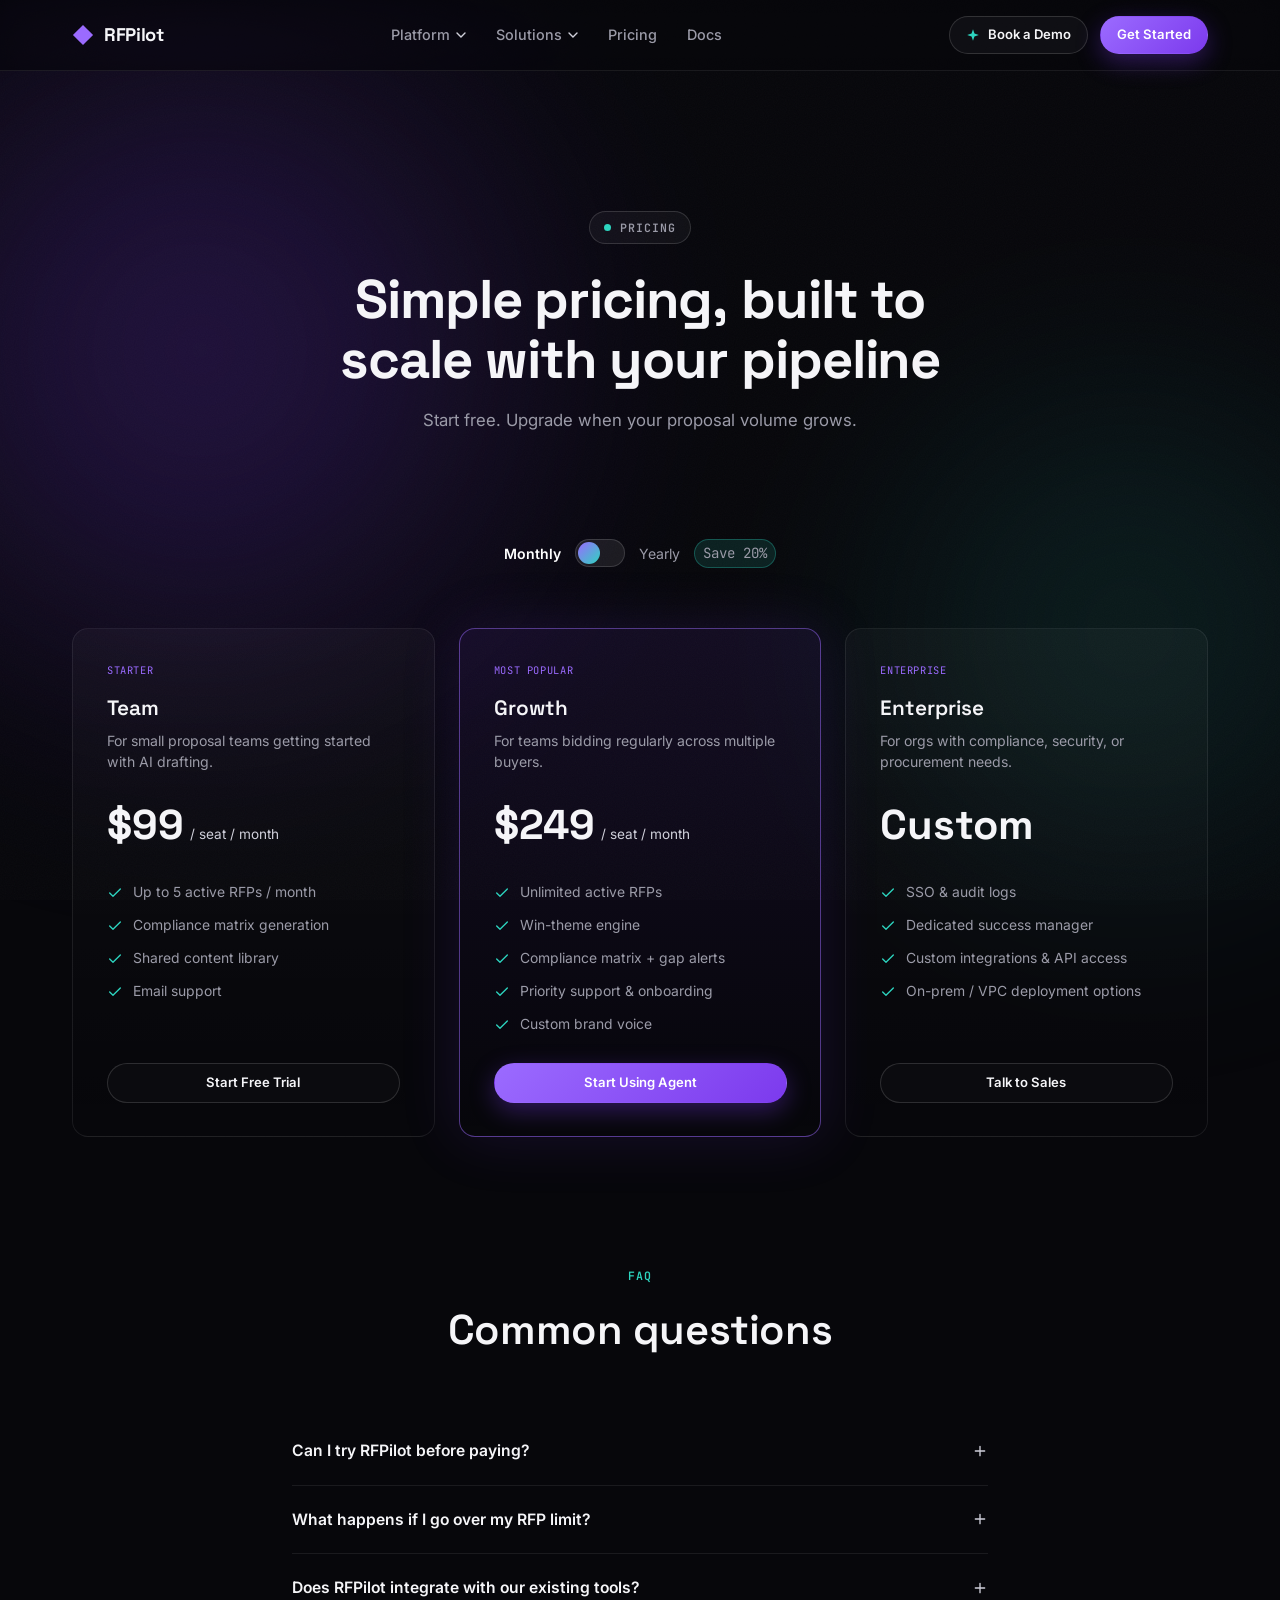
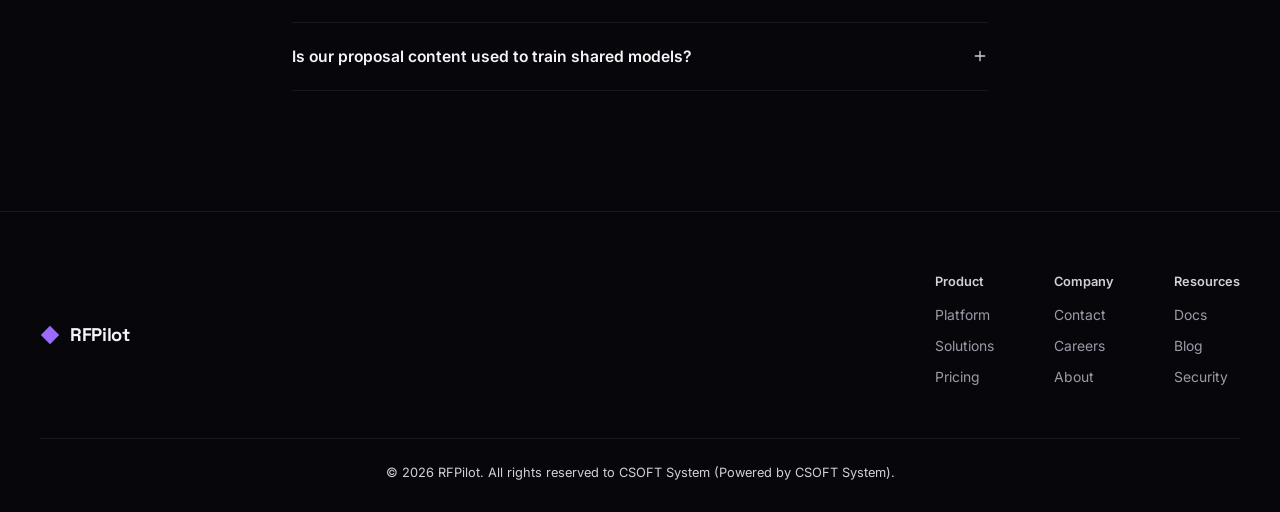
<file: Pricing.html>
<!DOCTYPE html>
<html lang="en">
<head>
<meta charset="UTF-8">
<meta name="viewport" content="width=device-width, initial-scale=1.0">
<title>Pricing — RFPilot</title>
<link rel="preconnect" href="https://fonts.googleapis.com">
<link rel="preconnect" href="https://fonts.gstatic.com" crossorigin>
<link href="https://fonts.googleapis.com/css2?family=Space+Grotesk:wght@400;500;600;700&family=Inter:wght@400;500;600&family=JetBrains+Mono:wght@500;600&display=swap" rel="stylesheet">
<link rel="stylesheet" href="style.css">
</head>
<body>

<!-- Ambient background -->
<div class="bg-glow bg-glow--purple" aria-hidden="true"></div>
<div class="bg-glow bg-glow--teal" aria-hidden="true"></div>
<div class="bg-noise" aria-hidden="true"></div>

<header class="nav" id="nav">
  <div class="nav__inner">
    <a href="index.html" class="logo">
      <span class="logo__mark">
        <svg width="22" height="22" viewBox="0 0 24 24" fill="none">
          <path d="M12 1L23 12L12 23L1 12L12 1Z" fill="url(#logoGrad)"/>
          <defs>
            <linearGradient id="logoGrad" x1="1" y1="1" x2="23" y2="23">
              <stop offset="0" stop-color="#9b6bff"/>
              <stop offset="1" stop-color="#2dd4bf"/>
            </linearGradient>
          </defs>
        </svg>
      </span>
      RFPilot
    </a>

    <nav class="nav__links" aria-label="Primary">
      <div class="nav__item">
        <button class="nav__link" data-page="platform">Platform <svg class="chev" width="10" height="6" viewBox="0 0 10 6"><path d="M1 1L5 5L9 1" stroke="currentColor" stroke-width="1.4" fill="none" stroke-linecap="round"/></svg></button>
        <div class="nav__dropdown">
          <a href="platform.html#drafting">Proposal Drafting</a>
          <a href="platform.html#compliance">Compliance Matrix</a>
          <a href="platform.html#win-themes">Win-Theme Engine</a>
        </div>
      </div>
      <div class="nav__item">
        <button class="nav__link" data-page="solutions">Solutions <svg class="chev" width="10" height="6" viewBox="0 0 10 6"><path d="M1 1L5 5L9 1" stroke="currentColor" stroke-width="1.4" fill="none" stroke-linecap="round"/></svg></button>
        <div class="nav__dropdown">
          <a href="solutions.html#gov">Government Bids</a>
          <a href="solutions.html#enterprise">Enterprise Sales</a>
          <a href="solutions.html#agencies">Agencies</a>
        </div>
      </div>
      <a href="pricing.html" class="nav__link nav__link--plain" data-page="pricing">Pricing</a>
      <a href="docs.html" class="nav__link nav__link--plain" data-page="docs">Docs</a>
    </nav>

    <div class="nav__actions">
      <a href="contact.html" class="btn btn--ghost btn--sm">
        <svg width="14" height="14" viewBox="0 0 24 24" fill="none"><path d="M12 2L14.5 9.5L22 12L14.5 14.5L12 22L9.5 14.5L2 12L9.5 9.5L12 2Z" fill="currentColor"/></svg>
        Book a Demo
      </a>
      <a href="contact.html" class="btn btn--primary btn--sm">Get Started</a>
    </div>

    <button class="nav__burger" id="burgerBtn" aria-label="Toggle menu" aria-expanded="false">
      <span></span><span></span><span></span>
    </button>
  </div>
</header>

<main id="top">

<section class="page-hero">
  <div class="badge" data-reveal><span class="badge__dot"></span> PRICING</div>
  <h1 data-split data-reveal>Simple pricing, built to scale with your pipeline</h1>
  <p data-reveal style="--delay:120ms">Start free. Upgrade when your proposal volume grows.</p>
</section>

<div class="pricing-toggle" data-reveal>
  <span class="is-active" id="labelMonthly">Monthly</span>
  <div class="switch" id="pricingSwitch" role="switch" aria-checked="false" tabindex="0" aria-label="Toggle yearly billing"><div class="switch__knob"></div></div>
  <span id="labelYearly">Yearly</span>
  <span class="save-tag">Save 20%</span>
</div>

<div class="pricing-grid" data-reveal-group>
  <div class="price-card">
    <span class="price-card__badge">STARTER</span>
    <h3>Team</h3>
    <p class="price-card__desc">For small proposal teams getting started with AI drafting.</p>
    <div class="price-card__amount"><span class="num" data-monthly="99" data-yearly="79">$99</span><span class="period">/ seat / month</span></div>
    <ul class="price-card__list">
      <li><svg width="16" height="16" viewBox="0 0 24 24" fill="none"><path d="M4 12L9 17L20 6" stroke="currentColor" stroke-width="2" stroke-linecap="round" stroke-linejoin="round"/></svg> Up to 5 active RFPs / month</li>
      <li><svg width="16" height="16" viewBox="0 0 24 24" fill="none"><path d="M4 12L9 17L20 6" stroke="currentColor" stroke-width="2" stroke-linecap="round" stroke-linejoin="round"/></svg> Compliance matrix generation</li>
      <li><svg width="16" height="16" viewBox="0 0 24 24" fill="none"><path d="M4 12L9 17L20 6" stroke="currentColor" stroke-width="2" stroke-linecap="round" stroke-linejoin="round"/></svg> Shared content library</li>
      <li><svg width="16" height="16" viewBox="0 0 24 24" fill="none"><path d="M4 12L9 17L20 6" stroke="currentColor" stroke-width="2" stroke-linecap="round" stroke-linejoin="round"/></svg> Email support</li>
    </ul>
    <a href="contact.html" class="btn btn--outline">Start Free Trial</a>
  </div>

  <div class="price-card price-card--featured">
    <span class="price-card__badge">MOST POPULAR</span>
    <h3>Growth</h3>
    <p class="price-card__desc">For teams bidding regularly across multiple buyers.</p>
    <div class="price-card__amount"><span class="num" data-monthly="249" data-yearly="199">$249</span><span class="period">/ seat / month</span></div>
    <ul class="price-card__list">
      <li><svg width="16" height="16" viewBox="0 0 24 24" fill="none"><path d="M4 12L9 17L20 6" stroke="currentColor" stroke-width="2" stroke-linecap="round" stroke-linejoin="round"/></svg> Unlimited active RFPs</li>
      <li><svg width="16" height="16" viewBox="0 0 24 24" fill="none"><path d="M4 12L9 17L20 6" stroke="currentColor" stroke-width="2" stroke-linecap="round" stroke-linejoin="round"/></svg> Win-theme engine</li>
      <li><svg width="16" height="16" viewBox="0 0 24 24" fill="none"><path d="M4 12L9 17L20 6" stroke="currentColor" stroke-width="2" stroke-linecap="round" stroke-linejoin="round"/></svg> Compliance matrix + gap alerts</li>
      <li><svg width="16" height="16" viewBox="0 0 24 24" fill="none"><path d="M4 12L9 17L20 6" stroke="currentColor" stroke-width="2" stroke-linecap="round" stroke-linejoin="round"/></svg> Priority support &amp; onboarding</li>
      <li><svg width="16" height="16" viewBox="0 0 24 24" fill="none"><path d="M4 12L9 17L20 6" stroke="currentColor" stroke-width="2" stroke-linecap="round" stroke-linejoin="round"/></svg> Custom brand voice</li>
    </ul>
    <a href="contact.html" class="btn btn--primary">Start Using Agent</a>
  </div>

  <div class="price-card">
    <span class="price-card__badge">ENTERPRISE</span>
    <h3>Enterprise</h3>
    <p class="price-card__desc">For orgs with compliance, security, or procurement needs.</p>
    <div class="price-card__amount"><span class="num">Custom</span></div>
    <ul class="price-card__list">
      <li><svg width="16" height="16" viewBox="0 0 24 24" fill="none"><path d="M4 12L9 17L20 6" stroke="currentColor" stroke-width="2" stroke-linecap="round" stroke-linejoin="round"/></svg> SSO &amp; audit logs</li>
      <li><svg width="16" height="16" viewBox="0 0 24 24" fill="none"><path d="M4 12L9 17L20 6" stroke="currentColor" stroke-width="2" stroke-linecap="round" stroke-linejoin="round"/></svg> Dedicated success manager</li>
      <li><svg width="16" height="16" viewBox="0 0 24 24" fill="none"><path d="M4 12L9 17L20 6" stroke="currentColor" stroke-width="2" stroke-linecap="round" stroke-linejoin="round"/></svg> Custom integrations &amp; API access</li>
      <li><svg width="16" height="16" viewBox="0 0 24 24" fill="none"><path d="M4 12L9 17L20 6" stroke="currentColor" stroke-width="2" stroke-linecap="round" stroke-linejoin="round"/></svg> On-prem / VPC deployment options</li>
    </ul>
    <a href="contact.html" class="btn btn--outline">Talk to Sales</a>
  </div>
</div>

<section class="faq">
  <div class="section__head" data-reveal>
    <span class="eyebrow">FAQ</span>
    <h2>Common questions</h2>
  </div>

  <div class="faq-item" data-reveal>
    <div class="faq-item__q">Can I try RFPilot before paying? <svg width="16" height="16" viewBox="0 0 24 24" fill="none"><path d="M12 5V19M5 12H19" stroke="currentColor" stroke-width="2" stroke-linecap="round"/></svg></div>
    <div class="faq-item__a">Yes &mdash; every plan starts with a 14-day free trial, no credit card required. You can draft a full proposal from a real RFP before deciding.</div>
  </div>
  <div class="faq-item" data-reveal>
    <div class="faq-item__q">What happens if I go over my RFP limit? <svg width="16" height="16" viewBox="0 0 24 24" fill="none"><path d="M12 5V19M5 12H19" stroke="currentColor" stroke-width="2" stroke-linecap="round"/></svg></div>
    <div class="faq-item__a">We'll let you know when you're close, and you can upgrade any time. You're never cut off mid-proposal.</div>
  </div>
  <div class="faq-item" data-reveal>
    <div class="faq-item__q">Does RFPilot integrate with our existing tools? <svg width="16" height="16" viewBox="0 0 24 24" fill="none"><path d="M12 5V19M5 12H19" stroke="currentColor" stroke-width="2" stroke-linecap="round"/></svg></div>
    <div class="faq-item__a">Growth and Enterprise plans include integrations with common CRMs, procurement portals, and content repositories. Ask us about your specific stack.</div>
  </div>
  <div class="faq-item" data-reveal>
    <div class="faq-item__q">Is our proposal content used to train shared models? <svg width="16" height="16" viewBox="0 0 24 24" fill="none"><path d="M12 5V19M5 12H19" stroke="currentColor" stroke-width="2" stroke-linecap="round"/></svg></div>
    <div class="faq-item__a">No. Your content library and drafts stay private to your workspace and are never used to train models shared across customers.</div>
  </div>
</section>

</main>

<footer class="footer">
  <div class="footer__top">
    <a href="#top" class="logo">
      <span class="logo__mark">
        <svg width="20" height="20" viewBox="0 0 24 24" fill="none"><path d="M12 1L23 12L12 23L1 12L12 1Z" fill="url(#logoGrad3)"/><defs><linearGradient id="logoGrad3" x1="1" y1="1" x2="23" y2="23"><stop offset="0" stop-color="#9b6bff"/><stop offset="1" stop-color="#2dd4bf"/></linearGradient></defs></svg>
      </span>
      RFPilot
    </a>
    <div class="footer__links">
      <div>
        <h4>Product</h4>
        <a href="platform.html">Platform</a>
        <a href="solutions.html">Solutions</a>
        <a href="pricing.html">Pricing</a>
      </div>
      <div>
        <h4>Company</h4>
        <a href="contact.html">Contact</a>
        <a href="#">Careers</a>
        <a href="#">About</a>
      </div>
      <div>
        <h4>Resources</h4>
        <a href="docs.html">Docs</a>
        <a href="#">Blog</a>
        <a href="#">Security</a>
      </div>
    </div>
  </div>
  <div class="footer__bottom">
    <p>© 2026 RFPilot. All rights reserved to CSOFT System (Powered by CSOFT System).</p>
  </div>
</footer>

<!-- Demo modal -->
<div class="modal" id="demoModal" aria-hidden="true">
  <div class="modal__backdrop" data-close></div>
  <div class="modal__box" role="dialog" aria-label="Demo video">
    <button class="modal__close" data-close aria-label="Close">✕</button>
    <div class="modal__placeholder">
      <svg width="40" height="40" viewBox="0 0 24 24" fill="none"><path d="M6 3L20 12L6 21V3Z" fill="currentColor"/></svg>
      <p>Demo video goes here</p>
    </div>
  </div>
</div>

<script src="script.js"></script>
</body>
</html>
</file>
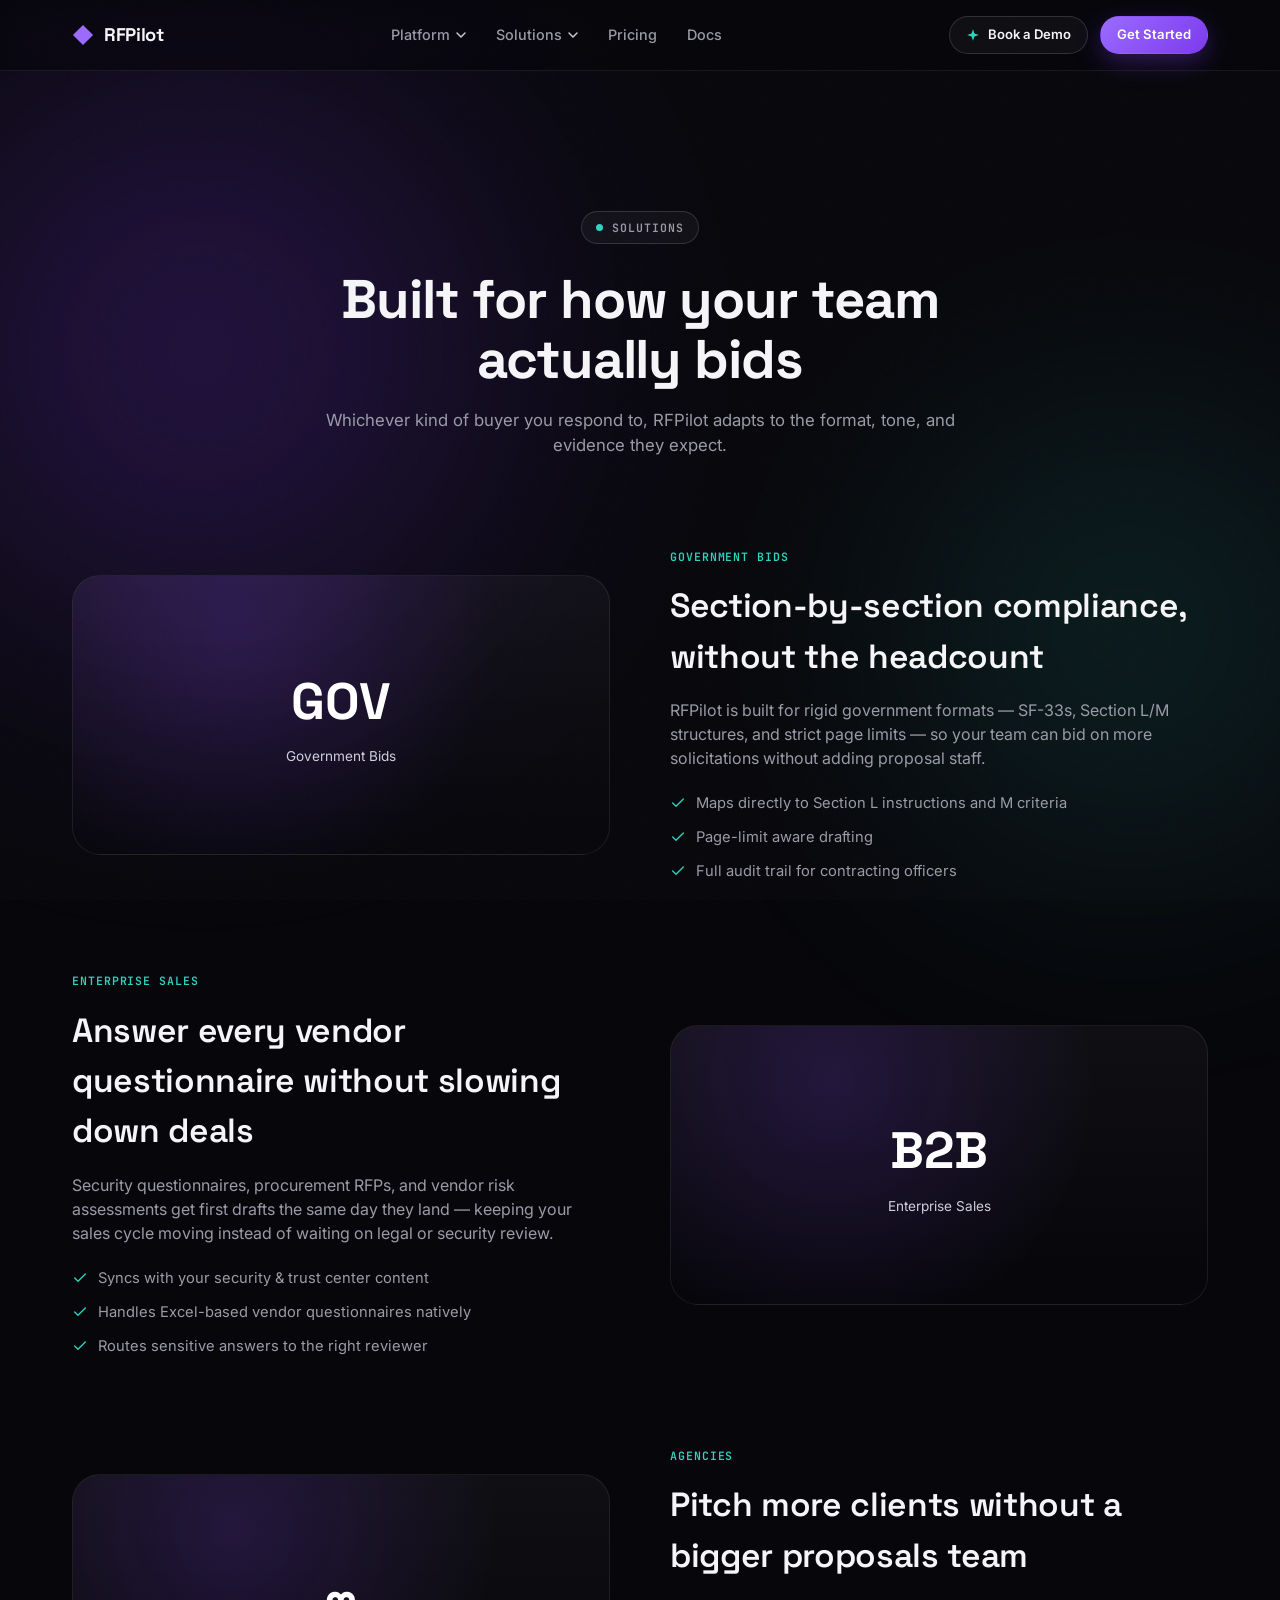
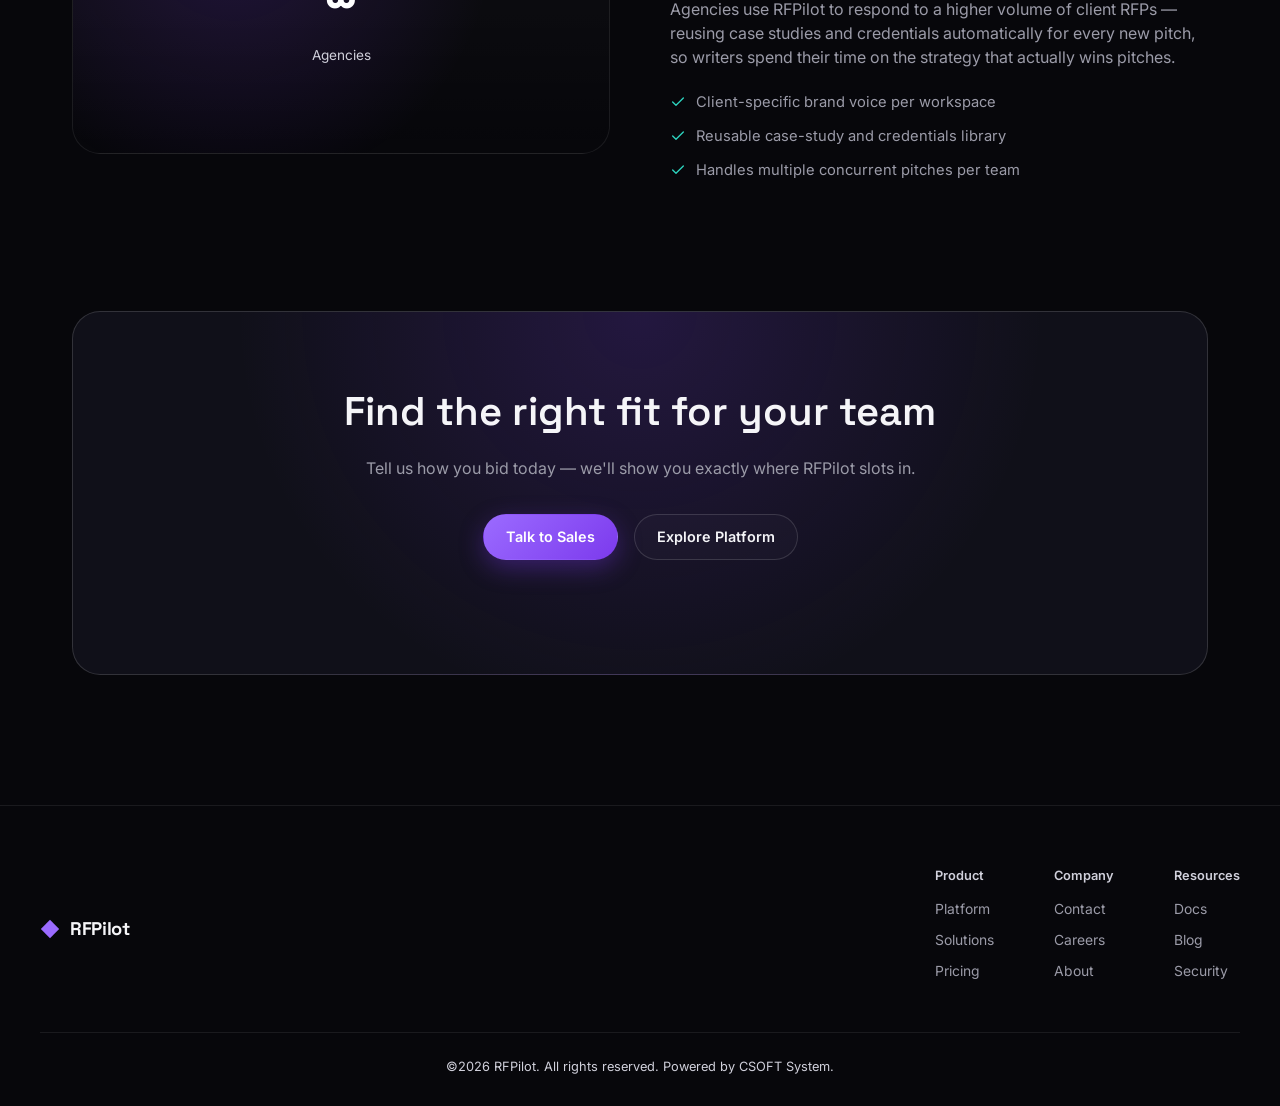
<file: solutions.html>
<!DOCTYPE html>
<html lang="en">
<head>
<meta charset="UTF-8">
<meta name="viewport" content="width=device-width, initial-scale=1.0">
<title>Solutions — RFPilot</title>
<link rel="preconnect" href="https://fonts.googleapis.com">
<link rel="preconnect" href="https://fonts.gstatic.com" crossorigin>
<link href="https://fonts.googleapis.com/css2?family=Space+Grotesk:wght@400;500;600;700&family=Inter:wght@400;500;600&family=JetBrains+Mono:wght@500;600&display=swap" rel="stylesheet">
<link rel="stylesheet" href="style.css">
</head>
<body>

<!-- Ambient background -->
<div class="bg-glow bg-glow--purple" aria-hidden="true"></div>
<div class="bg-glow bg-glow--teal" aria-hidden="true"></div>
<div class="bg-noise" aria-hidden="true"></div>

<header class="nav" id="nav">
  <div class="nav__inner">
    <a href="index.html" class="logo">
      <span class="logo__mark">
        <svg width="22" height="22" viewBox="0 0 24 24" fill="none">
          <path d="M12 1L23 12L12 23L1 12L12 1Z" fill="url(#logoGrad)"/>
          <defs>
            <linearGradient id="logoGrad" x1="1" y1="1" x2="23" y2="23">
              <stop offset="0" stop-color="#9b6bff"/>
              <stop offset="1" stop-color="#2dd4bf"/>
            </linearGradient>
          </defs>
        </svg>
      </span>
      RFPilot
    </a>

    <nav class="nav__links" aria-label="Primary">
      <div class="nav__item">
        <button class="nav__link">Platform <svg class="chev" width="10" height="6" viewBox="0 0 10 6"><path d="M1 1L5 5L9 1" stroke="currentColor" stroke-width="1.4" fill="none" stroke-linecap="round"/></svg></button>
        <div class="nav__dropdown">
          <a href="platform.html#drafting">Proposal Drafting</a>
          <a href="platform.html#compliance">Compliance Matrix</a>
          <a href="platform.html#win-themes">Win-Theme Engine</a>
        </div>
      </div>
      <div class="nav__item">
        <button class="nav__link">Solutions <svg class="chev" width="10" height="6" viewBox="0 0 10 6"><path d="M1 1L5 5L9 1" stroke="currentColor" stroke-width="1.4" fill="none" stroke-linecap="round"/></svg></button>
        <div class="nav__dropdown">
          <a href="solutions.html#gov">Government Bids</a>
          <a href="solutions.html#enterprise">Enterprise Sales</a>
          <a href="solutions.html#agencies">Agencies</a>
        </div>
      </div>
      <a href="pricing.html" class="nav__link nav__link--plain" data-page="pricing">Pricing</a>
      <a href="docs.html" class="nav__link nav__link--plain" data-page="docs">Docs</a>
    </nav>

    <div class="nav__actions">
      <a href="contact.html" class="btn btn--ghost btn--sm">
        <svg width="14" height="14" viewBox="0 0 24 24" fill="none"><path d="M12 2L14.5 9.5L22 12L14.5 14.5L12 22L9.5 14.5L2 12L9.5 9.5L12 2Z" fill="currentColor"/></svg>
        Book a Demo
      </a>
      <a href="contact.html" class="btn btn--primary btn--sm">Get Started</a>
    </div>

    <button class="nav__burger" id="burgerBtn" aria-label="Toggle menu" aria-expanded="false">
      <span></span><span></span><span></span>
    </button>
  </div>
</header>

<main id="top">

<section class="page-hero">
  <div class="badge" data-reveal><span class="badge__dot"></span> SOLUTIONS</div>
  <h1 data-split data-reveal>Built for how your team actually bids</h1>
  <p data-reveal style="--delay:120ms">Whichever kind of buyer you respond to, RFPilot adapts to the format, tone, and evidence they expect.</p>
</section>

<section class="solutions" style="padding-top:20px;">
  <div class="solution-row" id="gov">
    <div class="solution-row__visual solution-card reveal">
      <div class="solution-card__inner">
        <div class="solution-card__num">GOV</div>
        <div class="solution-card__label">Government Bids</div>
      </div>
    </div>
    <div class="reveal">
      <span class="solution-row__tag">GOVERNMENT BIDS</span>
      <h3>Section-by-section compliance, without the headcount</h3>
      <p>RFPilot is built for rigid government formats &mdash; SF-33s, Section L/M structures, and strict page limits &mdash; so your team can bid on more solicitations without adding proposal staff.</p>
      <ul class="solution-row__list">
        <li><svg width="16" height="16" viewBox="0 0 24 24" fill="none"><path d="M4 12L9 17L20 6" stroke="currentColor" stroke-width="2" stroke-linecap="round" stroke-linejoin="round"/></svg> Maps directly to Section L instructions and M criteria</li>
        <li><svg width="16" height="16" viewBox="0 0 24 24" fill="none"><path d="M4 12L9 17L20 6" stroke="currentColor" stroke-width="2" stroke-linecap="round" stroke-linejoin="round"/></svg> Page-limit aware drafting</li>
        <li><svg width="16" height="16" viewBox="0 0 24 24" fill="none"><path d="M4 12L9 17L20 6" stroke="currentColor" stroke-width="2" stroke-linecap="round" stroke-linejoin="round"/></svg> Full audit trail for contracting officers</li>
      </ul>
    </div>
  </div>

  <div class="solution-row reverse" id="enterprise">
    <div class="reveal">
      <span class="solution-row__tag">ENTERPRISE SALES</span>
      <h3>Answer every vendor questionnaire without slowing down deals</h3>
      <p>Security questionnaires, procurement RFPs, and vendor risk assessments get first drafts the same day they land &mdash; keeping your sales cycle moving instead of waiting on legal or security review.</p>
      <ul class="solution-row__list">
        <li><svg width="16" height="16" viewBox="0 0 24 24" fill="none"><path d="M4 12L9 17L20 6" stroke="currentColor" stroke-width="2" stroke-linecap="round" stroke-linejoin="round"/></svg> Syncs with your security &amp; trust center content</li>
        <li><svg width="16" height="16" viewBox="0 0 24 24" fill="none"><path d="M4 12L9 17L20 6" stroke="currentColor" stroke-width="2" stroke-linecap="round" stroke-linejoin="round"/></svg> Handles Excel-based vendor questionnaires natively</li>
        <li><svg width="16" height="16" viewBox="0 0 24 24" fill="none"><path d="M4 12L9 17L20 6" stroke="currentColor" stroke-width="2" stroke-linecap="round" stroke-linejoin="round"/></svg> Routes sensitive answers to the right reviewer</li>
      </ul>
    </div>
    <div class="solution-row__visual solution-card reveal">
      <div class="solution-card__inner">
        <div class="solution-card__num">B2B</div>
        <div class="solution-card__label">Enterprise Sales</div>
      </div>
    </div>
  </div>

  <div class="solution-row" id="agencies">
    <div class="solution-row__visual solution-card reveal">
      <div class="solution-card__inner">
        <div class="solution-card__num">∞</div>
        <div class="solution-card__label">Agencies</div>
      </div>
    </div>
    <div class="reveal">
      <span class="solution-row__tag">AGENCIES</span>
      <h3>Pitch more clients without a bigger proposals team</h3>
      <p>Agencies use RFPilot to respond to a higher volume of client RFPs &mdash; reusing case studies and credentials automatically for every new pitch, so writers spend their time on the strategy that actually wins pitches.</p>
      <ul class="solution-row__list">
        <li><svg width="16" height="16" viewBox="0 0 24 24" fill="none"><path d="M4 12L9 17L20 6" stroke="currentColor" stroke-width="2" stroke-linecap="round" stroke-linejoin="round"/></svg> Client-specific brand voice per workspace</li>
        <li><svg width="16" height="16" viewBox="0 0 24 24" fill="none"><path d="M4 12L9 17L20 6" stroke="currentColor" stroke-width="2" stroke-linecap="round" stroke-linejoin="round"/></svg> Reusable case-study and credentials library</li>
        <li><svg width="16" height="16" viewBox="0 0 24 24" fill="none"><path d="M4 12L9 17L20 6" stroke="currentColor" stroke-width="2" stroke-linecap="round" stroke-linejoin="round"/></svg> Handles multiple concurrent pitches per team</li>
      </ul>
    </div>
  </div>
</section>

<section class="cta" id="cta">
  <div class="cta__box" data-reveal>
    <h2>Find the right fit for your team</h2>
    <p>Tell us how you bid today &mdash; we'll show you exactly where RFPilot slots in.</p>
    <div class="hero__cta hero__cta--center">
      <a href="contact.html" class="btn btn--primary btn--lg">Talk to Sales</a>
      <a href="platform.html" class="btn btn--outline btn--lg">Explore Platform</a>
    </div>
  </div>
</section>

</main>

<footer class="footer">
  <div class="footer__top">
    <a href="#top" class="logo">
      <span class="logo__mark">
        <svg width="20" height="20" viewBox="0 0 24 24" fill="none"><path d="M12 1L23 12L12 23L1 12L12 1Z" fill="url(#logoGrad3)"/><defs><linearGradient id="logoGrad3" x1="1" y1="1" x2="23" y2="23"><stop offset="0" stop-color="#9b6bff"/><stop offset="1" stop-color="#2dd4bf"/></linearGradient></defs></svg>
      </span>
      RFPilot
    </a>
    <div class="footer__links">
      <div>
        <h4>Product</h4>
        <a href="platform.html">Platform</a>
        <a href="solutions.html">Solutions</a>
        <a href="pricing.html">Pricing</a>
      </div>
      <div>
        <h4>Company</h4>
        <a href="contact.html">Contact</a>
        <a href="#">Careers</a>
        <a href="#">About</a>
      </div>
      <div>
        <h4>Resources</h4>
        <a href="docs.html">Docs</a>
        <a href="#">Blog</a>
        <a href="#">Security</a>
      </div>
    </div>
  </div>
  <div class="footer__bottom">
    <p>©2026 RFPilot. All rights reserved. Powered by CSOFT System.</p>
  </div>
</footer>

<!-- Demo modal -->
<div class="modal" id="demoModal" aria-hidden="true">
  <div class="modal__backdrop" data-close></div>
  <div class="modal__box" role="dialog" aria-label="Demo video">
    <button class="modal__close" data-close aria-label="Close">✕</button>
    <div class="modal__placeholder">
      <svg width="40" height="40" viewBox="0 0 24 24" fill="none"><path d="M6 3L20 12L6 21V3Z" fill="currentColor"/></svg>
      <p>Demo video goes here</p>
    </div>
  </div>
</div>

<script src="script.js"></script>
</body>
</html>
</file>
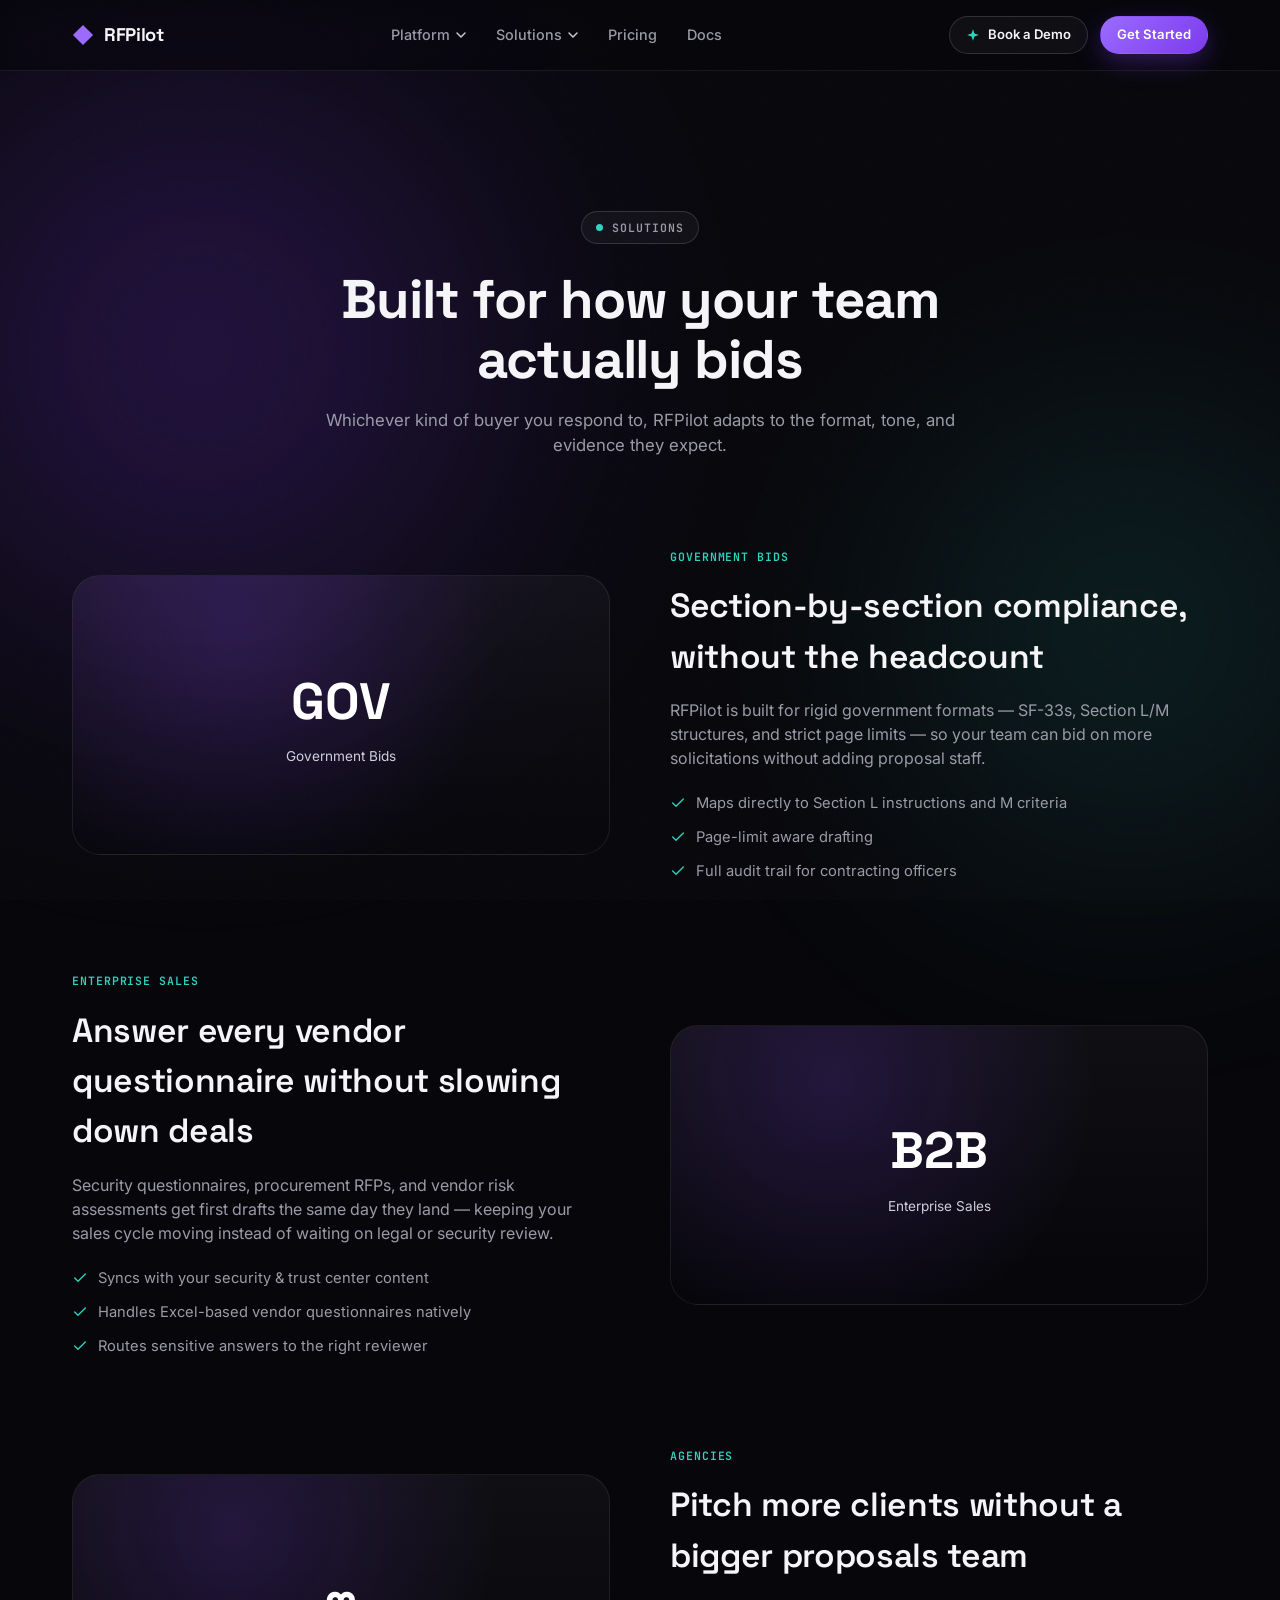
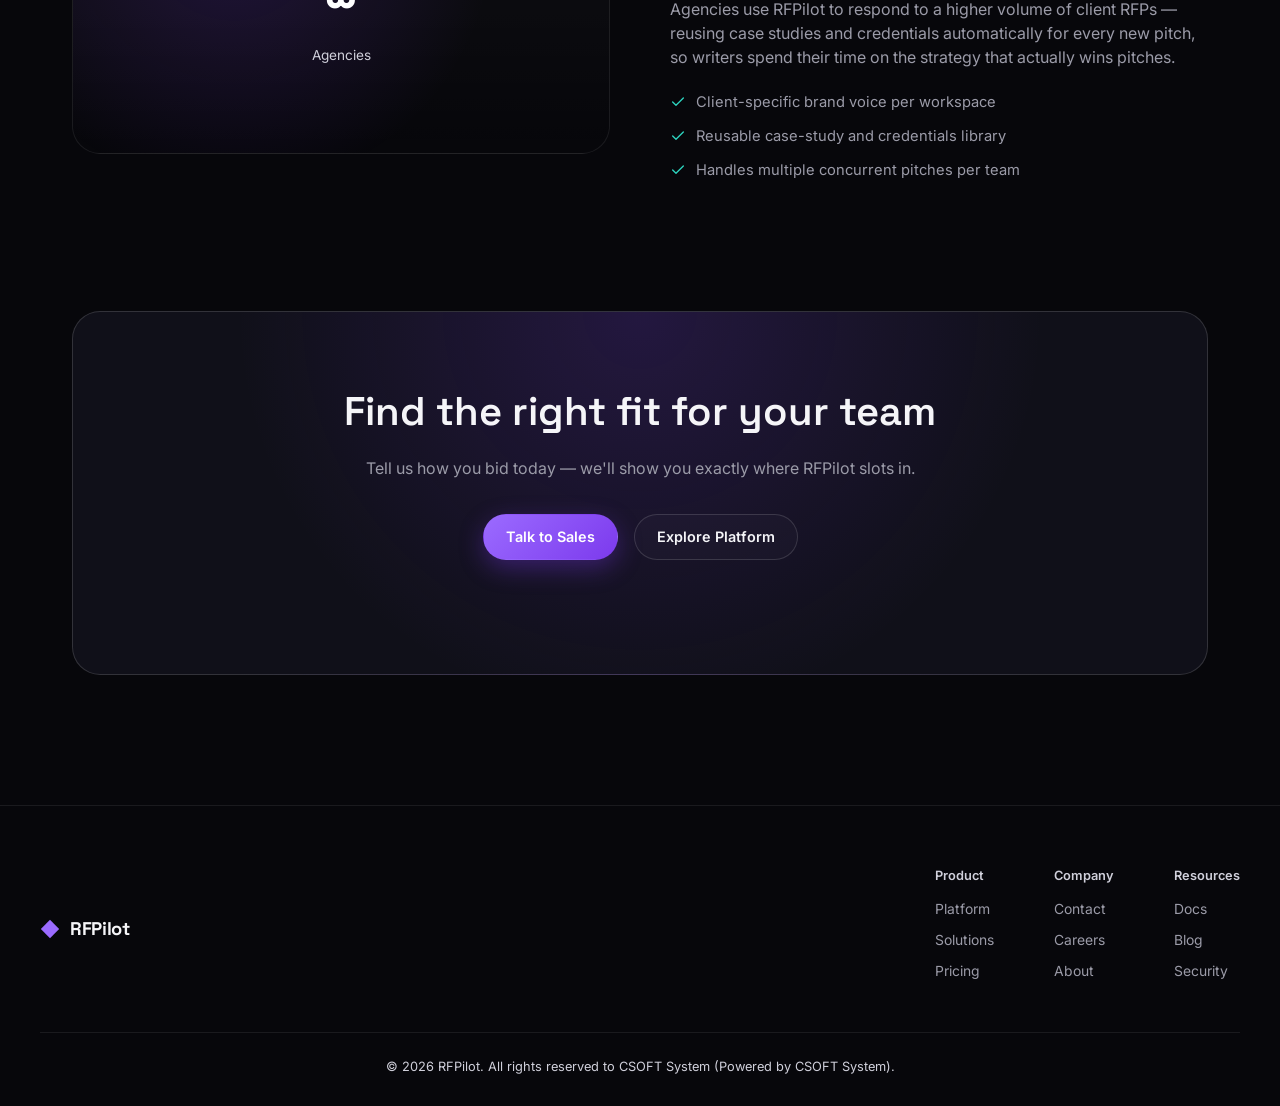
<file: Solutions.html>
<!DOCTYPE html>
<html lang="en">
<head>
<meta charset="UTF-8">
<meta name="viewport" content="width=device-width, initial-scale=1.0">
<title>Solutions — RFPilot</title>
<link rel="preconnect" href="https://fonts.googleapis.com">
<link rel="preconnect" href="https://fonts.gstatic.com" crossorigin>
<link href="https://fonts.googleapis.com/css2?family=Space+Grotesk:wght@400;500;600;700&family=Inter:wght@400;500;600&family=JetBrains+Mono:wght@500;600&display=swap" rel="stylesheet">
<link rel="stylesheet" href="style.css">
</head>
<body>

<!-- Ambient background -->
<div class="bg-glow bg-glow--purple" aria-hidden="true"></div>
<div class="bg-glow bg-glow--teal" aria-hidden="true"></div>
<div class="bg-noise" aria-hidden="true"></div>

<header class="nav" id="nav">
  <div class="nav__inner">
    <a href="index.html" class="logo">
      <span class="logo__mark">
        <svg width="22" height="22" viewBox="0 0 24 24" fill="none">
          <path d="M12 1L23 12L12 23L1 12L12 1Z" fill="url(#logoGrad)"/>
          <defs>
            <linearGradient id="logoGrad" x1="1" y1="1" x2="23" y2="23">
              <stop offset="0" stop-color="#9b6bff"/>
              <stop offset="1" stop-color="#2dd4bf"/>
            </linearGradient>
          </defs>
        </svg>
      </span>
      RFPilot
    </a>

    <nav class="nav__links" aria-label="Primary">
      <div class="nav__item">
        <button class="nav__link">Platform <svg class="chev" width="10" height="6" viewBox="0 0 10 6"><path d="M1 1L5 5L9 1" stroke="currentColor" stroke-width="1.4" fill="none" stroke-linecap="round"/></svg></button>
        <div class="nav__dropdown">
          <a href="platform.html#drafting">Proposal Drafting</a>
          <a href="platform.html#compliance">Compliance Matrix</a>
          <a href="platform.html#win-themes">Win-Theme Engine</a>
        </div>
      </div>
      <div class="nav__item">
        <button class="nav__link">Solutions <svg class="chev" width="10" height="6" viewBox="0 0 10 6"><path d="M1 1L5 5L9 1" stroke="currentColor" stroke-width="1.4" fill="none" stroke-linecap="round"/></svg></button>
        <div class="nav__dropdown">
          <a href="solutions.html#gov">Government Bids</a>
          <a href="solutions.html#enterprise">Enterprise Sales</a>
          <a href="solutions.html#agencies">Agencies</a>
        </div>
      </div>
      <a href="pricing.html" class="nav__link nav__link--plain" data-page="pricing">Pricing</a>
      <a href="docs.html" class="nav__link nav__link--plain" data-page="docs">Docs</a>
    </nav>

    <div class="nav__actions">
      <a href="contact.html" class="btn btn--ghost btn--sm">
        <svg width="14" height="14" viewBox="0 0 24 24" fill="none"><path d="M12 2L14.5 9.5L22 12L14.5 14.5L12 22L9.5 14.5L2 12L9.5 9.5L12 2Z" fill="currentColor"/></svg>
        Book a Demo
      </a>
      <a href="contact.html" class="btn btn--primary btn--sm">Get Started</a>
    </div>

    <button class="nav__burger" id="burgerBtn" aria-label="Toggle menu" aria-expanded="false">
      <span></span><span></span><span></span>
    </button>
  </div>
</header>

<main id="top">

<section class="page-hero">
  <div class="badge" data-reveal><span class="badge__dot"></span> SOLUTIONS</div>
  <h1 data-split data-reveal>Built for how your team actually bids</h1>
  <p data-reveal style="--delay:120ms">Whichever kind of buyer you respond to, RFPilot adapts to the format, tone, and evidence they expect.</p>
</section>

<section class="solutions" style="padding-top:20px;">
  <div class="solution-row" id="gov">
    <div class="solution-row__visual solution-card reveal">
      <div class="solution-card__inner">
        <div class="solution-card__num">GOV</div>
        <div class="solution-card__label">Government Bids</div>
      </div>
    </div>
    <div class="reveal">
      <span class="solution-row__tag">GOVERNMENT BIDS</span>
      <h3>Section-by-section compliance, without the headcount</h3>
      <p>RFPilot is built for rigid government formats &mdash; SF-33s, Section L/M structures, and strict page limits &mdash; so your team can bid on more solicitations without adding proposal staff.</p>
      <ul class="solution-row__list">
        <li><svg width="16" height="16" viewBox="0 0 24 24" fill="none"><path d="M4 12L9 17L20 6" stroke="currentColor" stroke-width="2" stroke-linecap="round" stroke-linejoin="round"/></svg> Maps directly to Section L instructions and M criteria</li>
        <li><svg width="16" height="16" viewBox="0 0 24 24" fill="none"><path d="M4 12L9 17L20 6" stroke="currentColor" stroke-width="2" stroke-linecap="round" stroke-linejoin="round"/></svg> Page-limit aware drafting</li>
        <li><svg width="16" height="16" viewBox="0 0 24 24" fill="none"><path d="M4 12L9 17L20 6" stroke="currentColor" stroke-width="2" stroke-linecap="round" stroke-linejoin="round"/></svg> Full audit trail for contracting officers</li>
      </ul>
    </div>
  </div>

  <div class="solution-row reverse" id="enterprise">
    <div class="reveal">
      <span class="solution-row__tag">ENTERPRISE SALES</span>
      <h3>Answer every vendor questionnaire without slowing down deals</h3>
      <p>Security questionnaires, procurement RFPs, and vendor risk assessments get first drafts the same day they land &mdash; keeping your sales cycle moving instead of waiting on legal or security review.</p>
      <ul class="solution-row__list">
        <li><svg width="16" height="16" viewBox="0 0 24 24" fill="none"><path d="M4 12L9 17L20 6" stroke="currentColor" stroke-width="2" stroke-linecap="round" stroke-linejoin="round"/></svg> Syncs with your security &amp; trust center content</li>
        <li><svg width="16" height="16" viewBox="0 0 24 24" fill="none"><path d="M4 12L9 17L20 6" stroke="currentColor" stroke-width="2" stroke-linecap="round" stroke-linejoin="round"/></svg> Handles Excel-based vendor questionnaires natively</li>
        <li><svg width="16" height="16" viewBox="0 0 24 24" fill="none"><path d="M4 12L9 17L20 6" stroke="currentColor" stroke-width="2" stroke-linecap="round" stroke-linejoin="round"/></svg> Routes sensitive answers to the right reviewer</li>
      </ul>
    </div>
    <div class="solution-row__visual solution-card reveal">
      <div class="solution-card__inner">
        <div class="solution-card__num">B2B</div>
        <div class="solution-card__label">Enterprise Sales</div>
      </div>
    </div>
  </div>

  <div class="solution-row" id="agencies">
    <div class="solution-row__visual solution-card reveal">
      <div class="solution-card__inner">
        <div class="solution-card__num">∞</div>
        <div class="solution-card__label">Agencies</div>
      </div>
    </div>
    <div class="reveal">
      <span class="solution-row__tag">AGENCIES</span>
      <h3>Pitch more clients without a bigger proposals team</h3>
      <p>Agencies use RFPilot to respond to a higher volume of client RFPs &mdash; reusing case studies and credentials automatically for every new pitch, so writers spend their time on the strategy that actually wins pitches.</p>
      <ul class="solution-row__list">
        <li><svg width="16" height="16" viewBox="0 0 24 24" fill="none"><path d="M4 12L9 17L20 6" stroke="currentColor" stroke-width="2" stroke-linecap="round" stroke-linejoin="round"/></svg> Client-specific brand voice per workspace</li>
        <li><svg width="16" height="16" viewBox="0 0 24 24" fill="none"><path d="M4 12L9 17L20 6" stroke="currentColor" stroke-width="2" stroke-linecap="round" stroke-linejoin="round"/></svg> Reusable case-study and credentials library</li>
        <li><svg width="16" height="16" viewBox="0 0 24 24" fill="none"><path d="M4 12L9 17L20 6" stroke="currentColor" stroke-width="2" stroke-linecap="round" stroke-linejoin="round"/></svg> Handles multiple concurrent pitches per team</li>
      </ul>
    </div>
  </div>
</section>

<section class="cta" id="cta">
  <div class="cta__box" data-reveal>
    <h2>Find the right fit for your team</h2>
    <p>Tell us how you bid today &mdash; we'll show you exactly where RFPilot slots in.</p>
    <div class="hero__cta hero__cta--center">
      <a href="contact.html" class="btn btn--primary btn--lg">Talk to Sales</a>
      <a href="platform.html" class="btn btn--outline btn--lg">Explore Platform</a>
    </div>
  </div>
</section>

</main>

<footer class="footer">
  <div class="footer__top">
    <a href="#top" class="logo">
      <span class="logo__mark">
        <svg width="20" height="20" viewBox="0 0 24 24" fill="none"><path d="M12 1L23 12L12 23L1 12L12 1Z" fill="url(#logoGrad3)"/><defs><linearGradient id="logoGrad3" x1="1" y1="1" x2="23" y2="23"><stop offset="0" stop-color="#9b6bff"/><stop offset="1" stop-color="#2dd4bf"/></linearGradient></defs></svg>
      </span>
      RFPilot
    </a>
    <div class="footer__links">
      <div>
        <h4>Product</h4>
        <a href="platform.html">Platform</a>
        <a href="solutions.html">Solutions</a>
        <a href="pricing.html">Pricing</a>
      </div>
      <div>
        <h4>Company</h4>
        <a href="contact.html">Contact</a>
        <a href="#">Careers</a>
        <a href="#">About</a>
      </div>
      <div>
        <h4>Resources</h4>
        <a href="docs.html">Docs</a>
        <a href="#">Blog</a>
        <a href="#">Security</a>
      </div>
    </div>
  </div>
  <div class="footer__bottom">
    <p>© 2026 RFPilot. All rights reserved to CSOFT System (Powered by CSOFT System).</p>
  </div>
</footer>

<!-- Demo modal -->
<div class="modal" id="demoModal" aria-hidden="true">
  <div class="modal__backdrop" data-close></div>
  <div class="modal__box" role="dialog" aria-label="Demo video">
    <button class="modal__close" data-close aria-label="Close">✕</button>
    <div class="modal__placeholder">
      <svg width="40" height="40" viewBox="0 0 24 24" fill="none"><path d="M6 3L20 12L6 21V3Z" fill="currentColor"/></svg>
      <p>Demo video goes here</p>
    </div>
  </div>
</div>

<script src="script.js"></script>
</body>
</html>
</file>
<file: style.css>
/* ============ TOKENS ============ */
:root {
  --bg: #07070b;
  --bg-elevated: #0e0e16;
  --bg-card: #101019;
  --purple-500: #7c3aed;
  --purple-400: #9b6bff;
  --purple-glow: rgba(124, 58, 237, 0.55);
  --teal: #2dd4bf;
  --teal-glow: rgba(45, 212, 191, 0.45);
  --text-primary: #f5f5f8;
  --text-secondary: #9b9ba8;
  --text-muted: #d0d0db;
  --border: rgba(255, 255, 255, 0.08);
  --border-strong: rgba(255, 255, 255, 0.14);

  --font-display: "Space Grotesk", sans-serif;
  --font-body: "Inter", sans-serif;
  --font-mono: "JetBrains Mono", monospace;

  --radius-sm: 10px;
  --radius-md: 16px;
  --radius-lg: 28px;
  --container: 1200px;
}

* {
  box-sizing: border-box;
  margin: 0;
  padding: 0;
}
html {
  scroll-behavior: smooth;
}
body {
  background: var(--bg);
  color: var(--text-primary);
  font-family: var(--font-body);
  line-height: 1.5;
  overflow-x: hidden;
  position: relative;
}
img,
svg {
  display: block;
  max-width: 100%;
}
a {
  color: inherit;
  text-decoration: none;
}
ul,
ol {
  list-style: none;
}
button {
  font-family: inherit;
  cursor: pointer;
}

@media (prefers-reduced-motion: reduce) {
  * {
    animation-duration: 0.001ms !important;
    animation-iteration-count: 1 !important;
    transition-duration: 0.001ms !important;
    scroll-behavior: auto !important;
  }
}

:focus-visible {
  outline: 2px solid var(--teal);
  outline-offset: 3px;
  border-radius: 4px;
}

/* ============ AMBIENT BACKGROUND ============ */
.bg-glow {
  position: fixed;
  z-index: 0;
  border-radius: 50%;
  filter: blur(120px);
  pointer-events: none;
}
.bg-glow--purple {
  width: 900px;
  height: 900px;
  left: -250px;
  top: -100px;
  background: radial-gradient(circle, var(--purple-glow), transparent 70%);
  opacity: 0.55;
  animation: drift1 22s ease-in-out infinite;
}
.bg-glow--teal {
  width: 700px;
  height: 700px;
  right: -200px;
  top: 280px;
  background: radial-gradient(circle, var(--teal-glow), transparent 70%);
  opacity: 0.35;
  animation: drift2 26s ease-in-out infinite;
}
@keyframes drift1 {
  0%,
  100% {
    transform: translate(0, 0);
  }
  50% {
    transform: translate(60px, 40px);
  }
}
@keyframes drift2 {
  0%,
  100% {
    transform: translate(0, 0);
  }
  50% {
    transform: translate(-50px, -30px);
  }
}

.bg-noise {
  position: fixed;
  inset: 0;
  z-index: 0;
  pointer-events: none;
  opacity: 0.03;
  background-image: url("data:image/svg+xml,%3Csvg xmlns='http://www.w3.org/2000/svg' width='120' height='120'%3E%3Cfilter id='n'%3E%3CfeTurbulence type='fractalNoise' baseFrequency='0.9' numOctaves='2' stitchTiles='stitch'/%3E%3C/filter%3E%3Crect width='100%25' height='100%25' filter='url(%23n)'/%3E%3C/svg%3E");
}

main,
.footer,
.nav {
  position: relative;
  z-index: 1;
}

/* ============ NAV ============ */
.nav {
  position: sticky;
  top: 0;
  z-index: 50;
  background: rgba(7, 7, 11, 0.7);
  backdrop-filter: blur(14px);
  border-bottom: 1px solid var(--border);
}
.nav__inner {
  max-width: var(--container);
  margin: 0 auto;
  padding: 16px 32px;
  display: flex;
  align-items: center;
  justify-content: space-between;
  gap: 24px;
}
.logo {
  display: flex;
  align-items: center;
  gap: 10px;
  font-family: var(--font-display);
  font-weight: 700;
  font-size: 1.15rem;
  letter-spacing: -0.02em;
}
.logo__mark {
  display: inline-flex;
}

.nav__links {
  display: flex;
  align-items: center;
  gap: 30px;
}
.nav__item {
  position: relative;
}
.nav__link {
  background: none;
  border: none;
  color: var(--text-secondary);
  display: flex;
  align-items: center;
  gap: 6px;
  font-size: 0.9rem;
  font-weight: 500;
  transition: color 0.2s;
}
.nav__link--plain {
  color: var(--text-secondary);
  font-size: 0.9rem;
  font-weight: 500;
}
.nav__link:hover,
.nav__link--plain:hover {
  color: var(--text-primary);
}
.nav__link.is-active,
.nav__link--plain.is-active {
  color: #fff;
  font-weight: 600;
  position: relative;
}
.nav__link.is-active::after,
.nav__link--plain.is-active::after {
  content: "";
  position: absolute;
  left: 0;
  right: 0;
  bottom: -8px;
  height: 2px;
  border-radius: 2px;
  background: linear-gradient(90deg, var(--purple-400), var(--teal));
}
.chev {
  color: var(--text-muted);
  transition: transform 0.2s;
}
.nav__item:hover .chev {
  transform: rotate(180deg);
}

.nav__dropdown {
  position: absolute;
  top: calc(100% + 14px);
  left: 50%;
  transform: translateX(-50%) translateY(4px);
  background: var(--bg-card);
  border: 1px solid var(--border);
  border-radius: var(--radius-sm);
  padding: 8px;
  min-width: 190px;
  opacity: 0;
  visibility: hidden;
  transition: all 0.18s ease;
  box-shadow: 0 20px 40px rgba(0, 0, 0, 0.5);
}
.nav__item:hover .nav__dropdown {
  opacity: 1;
  visibility: visible;
  transform: translateX(-50%) translateY(0);
}
.nav__dropdown a {
  display: block;
  padding: 9px 12px;
  border-radius: 8px;
  font-size: 0.87rem;
  color: var(--text-secondary);
}
.nav__dropdown a:hover {
  background: rgba(255, 255, 255, 0.04);
  color: var(--text-primary);
}

.nav__actions {
  display: flex;
  align-items: center;
  gap: 12px;
}
.nav__burger {
  display: none;
  flex-direction: column;
  gap: 5px;
  background: none;
  border: none;
  padding: 6px;
}
.nav__burger span {
  width: 20px;
  height: 2px;
  background: var(--text-primary);
  border-radius: 2px;
}

/* ============ BUTTONS ============ */
.btn {
  display: inline-flex;
  align-items: center;
  justify-content: center;
  gap: 8px;
  border-radius: 999px;
  font-weight: 600;
  white-space: nowrap;
  border: 1px solid transparent;
  transition:
    transform 0.15s,
    box-shadow 0.2s,
    background 0.2s,
    border-color 0.2s;
}
.btn--sm {
  padding: 8px 16px;
  font-size: 0.82rem;
}
.btn--lg {
  padding: 11px 22px;
  font-size: 0.9rem;
}
.btn--primary {
  background: linear-gradient(135deg, var(--purple-400), var(--purple-500));
  color: #fff;
  box-shadow: 0 8px 24px rgba(124, 58, 237, 0.35);
}
.btn--primary:hover {
  transform: translateY(-2px);
  box-shadow: 0 12px 30px rgba(124, 58, 237, 0.5);
}
.btn--ghost {
  background: rgba(255, 255, 255, 0.04);
  color: var(--text-primary);
  border-color: var(--border-strong);
}
.btn--ghost:hover {
  background: rgba(255, 255, 255, 0.08);
}
.btn--ghost svg {
  color: var(--teal);
}
.btn--outline {
  background: rgba(255, 255, 255, 0.02);
  color: var(--text-primary);
  border-color: var(--border-strong);
}
.btn--outline:hover {
  background: rgba(255, 255, 255, 0.06);
  transform: translateY(-2px);
}
.play-dot {
  width: 22px;
  height: 22px;
  border-radius: 50%;
  background: rgba(255, 255, 255, 0.1);
  display: inline-flex;
  align-items: center;
  justify-content: center;
  color: #fff;
}

/* ============ HERO ============ */
.hero {
  padding: 100px 32px 80px;
}
.hero__inner {
  max-width: var(--container);
  margin: 0 auto;
  display: grid;
  grid-template-columns: 1.05fr 1fr;
  gap: 60px;
  align-items: center;
}
.badge {
  display: inline-flex;
  align-items: center;
  gap: 9px;
  font-family: var(--font-mono);
  font-size: 0.72rem;
  letter-spacing: 0.08em;
  font-weight: 600;
  color: var(--text-secondary);
  background: rgba(255, 255, 255, 0.04);
  border: 1px solid var(--border-strong);
  padding: 7px 14px;
  border-radius: 999px;
  margin-bottom: 26px;
}
.badge__dot {
  width: 7px;
  height: 7px;
  border-radius: 50%;
  background: var(--teal);
  box-shadow: 0 0 0 0 rgba(45, 212, 191, 0.6);
  animation: ping 2s infinite;
}
@keyframes ping {
  0% {
    box-shadow: 0 0 0 0 rgba(45, 212, 191, 0.55);
  }
  70% {
    box-shadow: 0 0 0 7px rgba(45, 212, 191, 0);
  }
  100% {
    box-shadow: 0 0 0 0 rgba(45, 212, 191, 0);
  }
}
.hero__title {
  font-family: var(--font-display);
  font-weight: 700;
  font-size: clamp(2.4rem, 4vw + 1rem, 4rem);
  line-height: 1.08;
  letter-spacing: -0.02em;
  margin-bottom: 22px;
}
.hero__sub {
  color: var(--text-secondary);
  font-size: 1.05rem;
  max-width: 480px;
  margin-bottom: 34px;
}
.hero__cta {
  display: flex;
  gap: 16px;
  flex-wrap: wrap;
  margin-bottom: 44px;
}
.hero__cta--center {
  justify-content: center;
}
.hero__proof {
  display: flex;
  align-items: center;
  gap: 14px;
}
.hero__proof p {
  font-size: 0.85rem;
  color: var(--text-muted);
}
.hero__proof strong {
  color: var(--text-primary);
}
.proof__avatars {
  display: flex;
}
.proof__avatar {
  width: 32px;
  height: 32px;
  border-radius: 50%;
  border: 2px solid var(--bg);
  margin-left: -10px;
  background: linear-gradient(
    135deg,
    hsl(calc(260 + var(--i) * 40) 70% 60%),
    hsl(calc(200 + var(--i) * 40) 70% 55%)
  );
}
.proof__avatar:first-child {
  margin-left: 0;
}

/* ---- mockup visual ---- */
.hero__visual {
  position: relative;
  display: flex;
  justify-content: center;
}
.mockup {
  position: relative;
  width: 100%;
  max-width: 480px;
}
/* .mockup__avatars {
  position: absolute;
  top: -40px;
  left: 50%;
  transform: translateX(-50%);
  display: flex;
  gap: 26px;
  z-index: 3;
} */
/* .mockup__avatar {
  width: 56px;
  height: 56px;
  border-radius: 50%;
  border: 3px solid var(--bg);
  background: linear-gradient(135deg, #ffd39c, #ff9c73);
} */
/* .mockup__avatar--2 {
  background: linear-gradient(135deg, #c9a6ff, #7c3aed);
  margin-top: 22px;
} */

.mockup__frame {
  position: relative;
  z-index: 2;
  border-radius: var(--radius-lg);
  border: 1px solid var(--border-strong);
  background: linear-gradient(180deg, #111119, #0a0a10);

    box-shadow:
  0 0 0 1px rgba(255,255,255,.02) inset,
  -10px 15px 40px rgba(0,0,0,.35),
  0 0 25px rgba(45,212,191,.15),
  0 0 40px rgba(124,58,237,.15);
  padding: 22px;
  display: grid;
  grid-template-columns: 110px 1fr;
  gap: 18px;
  min-height: 380px;
  animation: floaty 6s ease-in-out infinite;
}
@keyframes floaty {
  0%,
  100% {
    transform: translateY(0);
  }
  50% {
    transform: translateY(-10px);
  }
}

.mockup__side {
  display: flex;
  flex-direction: column;
  gap: 14px;
  padding-top: 6px;
}
.side__logo {
  margin-bottom: 8px;
}
.side__item {
  font-size: 0.72rem;
  color: var(--text-muted);
  padding: 7px 8px;
  border-radius: 8px;
}
.side__item--active {
  color: #fff;
  background: rgba(255, 255, 255, 0.06);
}

.mockup__main {
  position: relative;
  display: flex;
  flex-direction: column;
  gap: 14px;
}
.mockup__topbar {
  display: flex;
  gap: 6px;
}
.mockup__topbar .dot {
  width: 7px;
  height: 7px;
  border-radius: 50%;
  background: rgba(255, 255, 255, 0.15);
}
.mockup__chatbox {
  background: rgba(255, 255, 255, 0.04);
  border: 1px solid var(--border);
  border-radius: 12px;
  padding: 14px 16px;
  font-size: 0.82rem;
  color: var(--text-secondary);
}
.mockup__chips {
  display: flex;
  gap: 8px;
  flex-wrap: wrap;
}
.mockup__chips span {
  font-size: 0.68rem;
  color: var(--text-secondary);
  background: rgba(255, 255, 255, 0.03);
  border: 1px solid var(--border);
  padding: 6px 10px;
  border-radius: 999px;
}
.mockup__play {
  position: absolute;
  top: 38%;
  left: 50%;
  transform: translate(-50%, -50%);
  width: 56px;
  height: 56px;
  border-radius: 50%;
  border: none;
  background: rgba(255, 255, 255, 0.12);
  backdrop-filter: blur(6px);
  display: flex;
  align-items: center;
  justify-content: center;
  transition:
    transform 0.2s,
    background 0.2s;
}
.mockup__play:hover {
  transform: translate(-50%, -50%) scale(1.08);
  background: rgba(255, 255, 255, 0.2);
}
.mockup__play svg {
  margin-left: 2px;
}
.mockup__cards {
  display: grid;
  grid-template-columns: repeat(3, 1fr);
  gap: 8px;
  margin-top: auto;
}
.mini-card {
  background: rgba(255, 255, 255, 0.03);
  border: 1px solid var(--border);
  border-radius: 10px;
  padding: 10px;
  display: flex;
  flex-direction: column;
  gap: 6px;
}
.mini-card__bar {
  height: 5px;
  border-radius: 3px;
  background: rgba(255, 255, 255, 0.1);
}
.mini-card__bar--sm {
  width: 60%;
}

/* ============ SECTIONS SHARED ============ */
.section__head {
  max-width: 640px;
  margin: 0 auto 56px;
  text-align: center;
}
.eyebrow {
  font-family: var(--font-mono);
  font-size: 0.72rem;
  letter-spacing: 0.1em;
  color: var(--teal);
  font-weight: 600;
  display: block;
  margin-bottom: 14px;
}
.section__head h2 {
  font-family: var(--font-display);
  font-size: clamp(1.8rem, 2.5vw + 0.8rem, 2.6rem);
  font-weight: 600;
  letter-spacing: -0.01em;
  margin-bottom: 14px;
}
.section__head p {
  color: var(--text-secondary);
  font-size: 1rem;
}

/* trust strip */
.trust {
  max-width: var(--container);
  margin: 0 auto;
  padding: 40px 32px 90px;
  text-align: center;
}
.trust__label {
  font-size: 0.78rem;
  color: var(--text-muted);
  margin-bottom: 22px;
  letter-spacing: 0.05em;
}
.trust__logos {
  display: flex;
  justify-content: center;
  flex-wrap: wrap;
  gap: 40px;
  font-family: var(--font-display);
  font-weight: 600;
  letter-spacing: 0.08em;
  color: var(--text-muted);
  opacity: 0.7;
  font-size: 0.85rem;
}

/* features */
.features {
  max-width: var(--container);
  margin: 0 auto;
  padding: 40px 32px 110px;
}
.feature-grid {
  display: grid;
  grid-template-columns: repeat(3, 1fr);
  gap: 20px;
}
.feature-card {
  grid-column: span 1;
  background: linear-gradient(180deg, rgba(255, 255, 255, 0.03), rgba(255, 255, 255, 0));
  border: 1px solid var(--border);
  border-radius: var(--radius-md);
  padding: 28px;
  transition:
    border-color 0.2s,
    transform 0.2s;
}
.feature-card--wide {
  grid-column: span 2;
}
.feature-card:hover {
  border-color: var(--border-strong);
  transform: translateY(-4px);
}
.feature-card__icon {
  width: 44px;
  height: 44px;
  border-radius: 12px;
  margin-bottom: 18px;
  display: flex;
  align-items: center;
  justify-content: center;
  background: rgba(124, 58, 237, 0.12);
  color: var(--purple-400);
  border: 1px solid rgba(124, 58, 237, 0.25);
}
.feature-card h3 {
  font-family: var(--font-display);
  font-size: 1.15rem;
  font-weight: 600;
  margin-bottom: 10px;
}
.feature-card p {
  color: var(--text-secondary);
  font-size: 0.92rem;
}

/* steps */
.steps {
  max-width: var(--container);
  margin: 0 auto;
  padding: 40px 32px 110px;
}
.steps__list {
  display: grid;
  grid-template-columns: repeat(4, 1fr);
  gap: 24px;
  counter-reset: step;
}
.step {
  border-top: 1px solid var(--border-strong);
  padding-top: 22px;
}
.step__num {
  font-family: var(--font-mono);
  color: var(--teal);
  font-size: 0.85rem;
  font-weight: 600;
  display: block;
  margin-bottom: 14px;
}
.step h3 {
  font-family: var(--font-display);
  font-size: 1.05rem;
  margin-bottom: 8px;
  font-weight: 600;
}
.step p {
  color: var(--text-secondary);
  font-size: 0.9rem;
}

/* stats */
.stats {
  max-width: var(--container);
  margin: 0 auto;
  padding: 60px 32px;
  display: grid;
  grid-template-columns: repeat(3, 1fr);
  gap: 24px;
  border-top: 1px solid var(--border);
  border-bottom: 1px solid var(--border);
  box-shadow: inset 0 0 50px rgba(155, 107, 255, 0.18), inset 0 0 90px rgba(45, 212, 191, 0.1);
}

.stat {
  text-align: center;
  padding: 10px 20px;
  position: relative;
}
.stat:not(:first-child)::before {
  content: "";
  position: absolute;
  left: 0;
  top: 0;
  bottom: 0;
  width: 1px;
  background: var(--border-strong);
  box-shadow: 0 0 12px rgba(155, 107, 255, 0.5), 0 0 20px rgba(45, 212, 191, 0.3);
}
.stat:hover {
  transform: translateY(-4px);
  border-color: var(--border-strong);
  box-shadow: 0 16px 40px rgba(124, 58, 237, 0.18);
}
.stat__num,
.stat__suffix {
  font-family: var(--font-display);
  font-weight: 700;
  font-size: 2.6rem;
  background: linear-gradient(135deg, var(--purple-400), var(--teal));
  -webkit-background-clip: text;
  background-clip: text;
  color: transparent;
}
.stat p {
  color: var(--text-secondary);
  font-size: 0.88rem;
  margin-top: 8px;
}

/* quote */
.quote {
  max-width: 760px;
  margin: 0 auto;
  padding: 110px 32px;
  text-align: center;
}
.quote blockquote {
  font-family: var(--font-display);
  font-size: clamp(1.3rem, 2vw + 0.8rem, 1.7rem);
  font-weight: 500;
  line-height: 1.45;
  letter-spacing: -0.01em;
  margin-bottom: 24px;
}
.quote__author {
  color: var(--text-muted);
  font-size: 0.88rem;
}

/* cta */
.cta {
  max-width: var(--container);
  margin: 0 auto;
  padding: 20px 32px 130px;
}
.cta__box {
  text-align: center;
  padding: 70px 32px;
  border-radius: var(--radius-lg);
  border: 1px solid var(--border-strong);
  background:
    radial-gradient(circle at 50% 0%, rgba(124, 58, 237, 0.18), transparent 60%), var(--bg-card);
}
.cta__box h2 {
  font-family: var(--font-display);
  font-size: clamp(1.8rem, 2.5vw + 0.8rem, 2.5rem);
  font-weight: 600;
  margin-bottom: 14px;
}
.cta__box p {
  color: var(--text-secondary);
  margin-bottom: 34px;
}

/* footer */
.footer {
  border-top: 1px solid var(--border);
  padding: 60px 32px 30px;
}
.footer__top {
  max-width: var(--container);
  margin: 0 auto;
  display: flex;
  justify-content: space-between;
  flex-wrap: wrap;
  gap: 40px;
  padding-bottom: 40px;
}
.footer__links {
  display: flex;
  gap: 60px;
  flex-wrap: wrap;
}
.footer__links h4 {
  font-size: 0.8rem;
  color: var(--text-muted);
  margin-bottom: 14px;
  font-weight: 600;
}
.footer__links a {
  display: block;
  font-size: 0.87rem;
  color: var(--text-secondary);
  margin-bottom: 10px;
}
.footer__links a:hover {
  color: var(--text-primary);
}
.footer__bottom {
  max-width: var(--container);
  margin: 0 auto;
  border-top: 1px solid var(--border);
  padding-top: 24px;
  font-size: 0.8rem;
  color: var(--text-muted);
  text-align: center;
}

/* ============ MODAL ============ */
.modal {
  position: fixed;
  inset: 0;
  z-index: 100;
  display: none;
  align-items: center;
  justify-content: center;
}
.modal.is-open {
  display: flex;
}
.modal__backdrop {
  position: absolute;
  inset: 0;
  background: rgba(0, 0, 0, 0.7);
  backdrop-filter: blur(4px);
}
.modal__box {
  position: relative;
  z-index: 2;
  width: min(720px, 90vw);
  aspect-ratio: 16/9;
  background: var(--bg-card);
  border: 1px solid var(--border-strong);
  border-radius: var(--radius-md);
  display: flex;
  align-items: center;
  justify-content: center;
}
.modal__placeholder {
  text-align: center;
  color: var(--text-secondary);
}
.modal__placeholder svg {
  margin: 0 auto 12px;
  color: var(--purple-400);
}
.modal__close {
  position: absolute;
  top: 14px;
  right: 14px;
  background: rgba(255, 255, 255, 0.06);
  border: none;
  color: #fff;
  width: 32px;
  height: 32px;
  border-radius: 50%;
}

/* ============ ADVANCED ANIMATION SYSTEM ============ */

/* nav shrink on scroll */
.nav.is-scrolled {
  background: rgba(7, 7, 11, 0.92);
  box-shadow: 0 10px 30px rgba(0, 0, 0, 0.35);
}
.nav.is-scrolled .nav__inner {
  padding-top: 10px;
  padding-bottom: 10px;
}

/* page load fade */
body {
  animation: pageIn 0.5s ease both;
}
@keyframes pageIn {
  from {
    opacity: 0;
  }
  to {
    opacity: 1;
  }
}

/* scroll reveal */
.reveal {
  opacity: 0;
  transform: translateY(28px);
  transition:
    opacity 0.7s cubic-bezier(0.16, 1, 0.3, 1),
    transform 0.7s cubic-bezier(0.16, 1, 0.3, 1);
  transition-delay: var(--delay, 0s);
}
.reveal.is-visible {
  opacity: 1;
  transform: translateY(0);
}

/* headline word stagger */
.split-word {
  display: inline-block;
  opacity: 0;
  transform: translateY(120%) rotate(2deg);
  animation: wordIn 0.8s cubic-bezier(0.16, 1, 0.3, 1) forwards;
  animation-delay: calc(var(--w) * 70ms);
}
@keyframes wordIn {
  to {
    opacity: 1;
    transform: translateY(0) rotate(0);
  }
}

/* cursor spotlight (hero visual) */
.hero__visual {
  --mx: 50%;
  --my: 50%;
}
.hero__visual::before {
  content: "";
  position: absolute;
  inset: -60px;
  z-index: 0;
  pointer-events: none;
  background: radial-gradient(
    320px circle at var(--mx) var(--my),
    rgba(155, 107, 255, 0.18),
    transparent 65%
  );
  transition: opacity 0.3s;
}

/* magnetic buttons */
.btn {
  will-change: transform;
}

/* marquee logos */
.trust__logos {
  display: flex;
  gap: 56px;
  overflow: hidden;
  position: relative;
  -webkit-mask-image: linear-gradient(90deg, transparent, #000 10%, #000 90%, transparent);
  mask-image: linear-gradient(90deg, transparent, #000 10%, #000 90%, transparent);
}
.trust__track {
  display: flex;
  gap: 56px;
  flex-shrink: 0;
  animation: marquee 22s linear infinite;
}
.trust:hover .trust__track {
  animation-play-state: paused;
}
@keyframes marquee {
  from {
    transform: translateX(0);
  }
  to {
    transform: translateX(-50%);
  }
}

/* animated gradient text accent */
.accent-text {
  background: linear-gradient(90deg, var(--purple-400), var(--teal), var(--purple-400));
  background-size: 200% auto;
  -webkit-background-clip: text;
  background-clip: text;
  color: transparent;
  animation: shine 6s linear infinite;
}
@keyframes shine {
  to {
    background-position: -200% center;
  }
}

/* card tilt on hover */
.feature-card,
.price-card,
.doc-card,
.solution-card {
  transition:
    transform 0.3s ease,
    border-color 0.2s,
    box-shadow 0.3s;
}
.feature-card:hover,
.price-card:hover,
.doc-card:hover,
.solution-card:hover {
  box-shadow: 0 20px 50px rgba(0, 0, 0, 0.35);
}

/* stagger children helper (JS assigns --delay inline) */

/* sub-hero page header (used on inner pages) */
.page-hero {
  padding: 140px 32px 70px;
  text-align: center;
  max-width: 760px;
  margin: 0 auto;
}
.page-hero .badge {
  margin-left: auto;
  margin-right: auto;
}
.page-hero h1 {
  font-family: var(--font-display);
  font-weight: 700;
  font-size: clamp(2.2rem, 4vw + 1rem, 3.4rem);
  letter-spacing: -0.02em;
  margin-bottom: 18px;
  line-height: 1.1;
}
.page-hero p {
  color: var(--text-secondary);
  font-size: 1.05rem;
}

/* breadcrumb-ish tab nav for docs */
.tabs {
  display: flex;
  gap: 10px;
  justify-content: center;
  flex-wrap: wrap;
  margin-top: 28px;
}
.tabs a {
  font-size: 0.85rem;
  padding: 8px 16px;
  border-radius: 999px;
  border: 1px solid var(--border-strong);
  color: var(--text-secondary);
  transition: all 0.2s;
}
.tabs a.is-active,
.tabs a:hover {
  color: #fff;
  background: rgba(255, 255, 255, 0.06);
  border-color: var(--border-strong);
}

/* ============ SOLUTIONS PAGE ============ */
.solutions {
  max-width: var(--container);
  margin: 0 auto;
  padding: 20px 32px 110px;
  display: flex;
  flex-direction: column;
  gap: 90px;
}
.solution-row {
  display: grid;
  grid-template-columns: 1fr 1fr;
  gap: 60px;
  align-items: center;
}
.solution-row.reverse .solution-row__visual {
  order: 2;
}
.solution-row__tag {
  font-family: var(--font-mono);
  font-size: 0.72rem;
  letter-spacing: 0.08em;
  color: var(--teal);
  font-weight: 600;
  margin-bottom: 16px;
  display: block;
}
.solution-row h3 {
  font-family: var(--font-display);
  font-size: clamp(1.5rem, 2vw + 0.8rem, 2.1rem);
  font-weight: 600;
  margin-bottom: 16px;
  letter-spacing: -0.01em;
}
.solution-row p {
  color: var(--text-secondary);
  margin-bottom: 22px;
}
.solution-row__list {
  display: flex;
  flex-direction: column;
  gap: 12px;
}
.solution-row__list li {
  display: flex;
  gap: 10px;
  align-items: flex-start;
  font-size: 0.92rem;
  color: var(--text-secondary);
}
.solution-row__list svg {
  flex-shrink: 0;
  color: var(--teal);
  margin-top: 3px;
}
.solution-card {
  background: linear-gradient(180deg, rgba(255, 255, 255, 0.04), rgba(255, 255, 255, 0));
  border: 1px solid var(--border);
  border-radius: var(--radius-lg);
  padding: 40px;
  min-height: 280px;
  display: flex;
  align-items: center;
  justify-content: center;
  position: relative;
  overflow: hidden;
}
.solution-card::after {
  content: "";
  position: absolute;
  inset: 0;
  background: radial-gradient(circle at 30% 20%, var(--purple-glow), transparent 60%);
  opacity: 0.35;
}
.solution-card__inner {
  position: relative;
  z-index: 1;
  text-align: center;
}
.solution-card__num {
  font-family: var(--font-display);
  font-size: 3.2rem;
  font-weight: 700;
  color: #fff;
}
.solution-card__label {
  color: var(--text-muted);
  font-size: 0.85rem;
  margin-top: 6px;
}

/* ============ PRICING PAGE ============ */
.pricing-toggle {
  display: flex;
  align-items: center;
  justify-content: center;
  gap: 14px;
  margin: 36px 0 60px;
}
.pricing-toggle span {
  font-size: 0.88rem;
  color: var(--text-secondary);
}
.pricing-toggle span.is-active {
  color: #fff;
  font-weight: 600;
}
.switch {
  position: relative;
  width: 50px;
  height: 28px;
  background: rgba(255, 255, 255, 0.08);
  border: 1px solid var(--border-strong);
  border-radius: 999px;
  cursor: pointer;
}
.switch__knob {
  position: absolute;
  top: 2px;
  left: 2px;
  width: 22px;
  height: 22px;
  border-radius: 50%;
  background: linear-gradient(135deg, var(--purple-400), var(--teal));
  transition: transform 0.25s cubic-bezier(0.65, 0, 0.35, 1);
}
.switch.is-yearly .switch__knob {
  transform: translateX(22px);
}
.save-tag {
  font-family: var(--font-mono);
  font-size: 0.68rem;
  color: var(--teal);
  background: rgba(45, 212, 191, 0.12);
  padding: 3px 8px;
  border-radius: 999px;
  border: 1px solid rgba(45, 212, 191, 0.3);
}

.pricing-grid {
  max-width: var(--container);
  margin: 0 auto;
  padding: 0 32px 110px;
  display: grid;
  grid-template-columns: repeat(3, 1fr);
  gap: 24px;
}
.price-card {
  background: linear-gradient(180deg, rgba(255, 255, 255, 0.03), rgba(255, 255, 255, 0));
  border: 1px solid var(--border);
  border-radius: var(--radius-md);
  padding: 34px;
  display: flex;
  flex-direction: column;
}
.price-card--featured {
  border-color: rgba(155, 107, 255, 0.5);
  background: linear-gradient(180deg, rgba(124, 58, 237, 0.1), rgba(255, 255, 255, 0));
  box-shadow: 0 0 60px rgba(124, 58, 237, 0.15);
  transform: scale(1.03);
}
.price-card__badge {
  font-family: var(--font-mono);
  font-size: 0.65rem;
  letter-spacing: 0.06em;
  color: var(--purple-400);
  margin-bottom: 14px;
}
.price-card h3 {
  font-family: var(--font-display);
  font-size: 1.3rem;
  font-weight: 600;
  margin-bottom: 6px;
}
.price-card__desc {
  color: var(--text-secondary);
  font-size: 0.88rem;
  margin-bottom: 22px;
}
.price-card__amount {
  display: flex;
  align-items: baseline;
  gap: 6px;
  margin-bottom: 26px;
}
.price-card__amount .num {
  font-family: var(--font-display);
  font-size: 2.6rem;
  font-weight: 700;
}
.price-card__amount .period {
  color: var(--text-muted);
  font-size: 0.85rem;
}
.price-card__list {
  display: flex;
  flex-direction: column;
  gap: 12px;
  margin-bottom: 28px;
  flex: 1;
}
.price-card__list li {
  display: flex;
  gap: 10px;
  font-size: 0.87rem;
  color: var(--text-secondary);
  align-items: flex-start;
}
.price-card__list svg {
  color: var(--teal);
  flex-shrink: 0;
  margin-top: 3px;
}
.price-card .btn {
  width: 100%;
  padding: 9px 18px;
  font-size: 0.82rem;
}

.faq {
  max-width: 760px;
  margin: 0 auto;
  padding: 20px 32px 120px;
}
.faq-item {
  border-bottom: 1px solid var(--border);
  padding: 22px 0;
}
.faq-item__q {
  display: flex;
  justify-content: space-between;
  align-items: center;
  cursor: pointer;
  font-weight: 600;
  font-size: 0.98rem;
}
.faq-item__q svg {
  transition: transform 0.25s;
  flex-shrink: 0;
  color: var(--text-muted);
}
.faq-item.is-open .faq-item__q svg {
  transform: rotate(45deg);
}
.faq-item__a {
  max-height: 0;
  overflow: hidden;
  transition: max-height 0.3s ease;
  color: var(--text-secondary);
  font-size: 0.9rem;
}
.faq-item.is-open .faq-item__a {
  max-height: 200px;
  padding-top: 14px;
}

/* ============ DOCS PAGE ============ */
.docs-layout {
  max-width: var(--container);
  margin: 0 auto;
  padding: 20px 32px 120px;
  display: grid;
  grid-template-columns: 240px 1fr;
  gap: 50px;
}
.docs-nav {
  position: sticky;
  top: 100px;
  align-self: start;
  display: flex;
  flex-direction: column;
  gap: 4px;
  height: fit-content;
}
.docs-nav__group {
  margin-bottom: 18px;
}
.docs-nav__title {
  font-family: var(--font-mono);
  font-size: 0.68rem;
  letter-spacing: 0.08em;
  color: var(--text-muted);
  margin-bottom: 10px;
  display: block;
}
.docs-nav a {
  font-size: 0.87rem;
  color: var(--text-secondary);
  padding: 7px 10px;
  border-radius: 8px;
  display: block;
}
.docs-nav a:hover,
.docs-nav a.is-active {
  background: rgba(255, 255, 255, 0.05);
  color: #fff;
}
.docs-content {
  display: flex;
  flex-direction: column;
  gap: 60px;
}
.docs-content section h2 {
  font-family: var(--font-display);
  font-size: 1.6rem;
  font-weight: 600;
  margin-bottom: 14px;
  scroll-margin-top: 100px;
}
.docs-content section p {
  color: var(--text-secondary);
  margin-bottom: 16px;
}
.code-block {
  background: #0a0a10;
  border: 1px solid var(--border);
  border-radius: var(--radius-sm);
  padding: 18px 20px;
  font-family: var(--font-mono);
  font-size: 0.82rem;
  color: #c9d1d9;
  overflow-x: auto;
  position: relative;
}
.code-block__copy {
  position: absolute;
  top: 10px;
  right: 10px;
  background: rgba(255, 255, 255, 0.06);
  border: 1px solid var(--border-strong);
  color: var(--text-secondary);
  font-size: 0.7rem;
  padding: 5px 10px;
  border-radius: 6px;
}
.code-block__copy:hover {
  color: #fff;
}
.code-block .tok-key {
  color: #9b6bff;
}
.code-block .tok-str {
  color: #2dd4bf;
}
.code-block .tok-com {
  color: var(--text-muted);
}
.doc-card-grid {
  display: grid;
  grid-template-columns: repeat(2, 1fr);
  gap: 16px;
}
.doc-card {
  border: 1px solid var(--border);
  border-radius: var(--radius-sm);
  padding: 20px;
  background: rgba(255, 255, 255, 0.02);
}
.doc-card h4 {
  font-family: var(--font-display);
  font-size: 1rem;
  margin-bottom: 6px;
}
.doc-card p {
  font-size: 0.85rem;
  color: var(--text-secondary);
  margin: 0;
}

/* ============ CONTACT PAGE ============ */
.contact-layout {
  max-width: var(--container);
  margin: 0 auto;
  padding: 20px 32px 120px;
  display: grid;
  grid-template-columns: 1fr 1fr;
  gap: 60px;
}
.contact-form {
  display: flex;
  flex-direction: column;
  gap: 18px;
}
.form-row {
  display: grid;
  grid-template-columns: 1fr 1fr;
  gap: 16px;
}
.field label {
  display: block;
  font-size: 0.82rem;
  color: var(--text-secondary);
  margin-bottom: 8px;
}
.field input,
.field textarea,
.field select {
  width: 100%;
  background: rgba(255, 255, 255, 0.03);
  border: 1px solid var(--border-strong);
  border-radius: 10px;
  padding: 12px 14px;
  color: #fff;
  font-weight: bold;
  font-family: inherit;
  font-size: 0.92rem;
  transition:
    border-color 0.2s,
    background 0.2s;
}
.field input:focus,
.field textarea:focus,
.field select:focus {
  border-color: var(--purple-400);
  background: rgba(255, 255, 255, 0.05);
  outline: none;
}
.field textarea {
  resize: vertical;
  min-height: 120px;
}
.field select option {
  background: var(--bg-card);
  color: var(--text-primary);
}
.contact-info {
  display: flex;
  flex-direction: column;
  gap: 26px;
}
.contact-info__item {
  display: flex;
  gap: 16px;
  align-items: flex-start;
}
.contact-info__icon {
  width: 42px;
  height: 42px;
  border-radius: 12px;
  background: rgba(124, 58, 237, 0.12);
  border: 1px solid rgba(124, 58, 237, 0.25);
  display: flex;
  align-items: center;
  justify-content: center;
  color: var(--purple-400);
  flex-shrink: 0;
}
.contact-info__item h4 {
  font-family: var(--font-display);
  font-size: 1rem;
  margin-bottom: 4px;
}
.contact-info__item p {
  color: var(--text-secondary);
  font-size: 0.87rem;
}
.form-success {
  display: none;
  align-items: center;
  gap: 12px;
  background: rgba(45, 212, 191, 0.1);
  border: 1px solid rgba(45, 212, 191, 0.3);
  color: #fff;
  padding: 14px 18px;
  border-radius: 12px;
  font-size: 0.88rem;
}
.form-success.is-visible {
  display: flex;
}
.form-success svg {
  color: var(--teal);
  flex-shrink: 0;
}

/* ============ RESPONSIVE ADDITIONS ============ */
@media (max-width: 900px) {
  .solution-row {
    grid-template-columns: 1fr;
  }
  .solution-row.reverse .solution-row__visual {
    order: 0;
  }
  .pricing-grid {
    grid-template-columns: 1fr;
  }
  .price-card--featured {
    transform: none;
  }
  .docs-layout {
    grid-template-columns: 1fr;
  }
  .docs-nav {
    position: static;
    flex-direction: row;
    flex-wrap: wrap;
  }
  .contact-layout {
    grid-template-columns: 1fr;
  }
  .form-row {
    grid-template-columns: 1fr;
  }
  .doc-card-grid {
    grid-template-columns: 1fr;
  }
}

.nav__link,
.nav__link--plain {
  position: relative;
}
.nav__link.is-active,
.nav__link--plain.is-active {
  color: #fff;
}
.nav__link.is-active::after,
.nav__link--plain.is-active::after {
  content: "";
  position: absolute;
  left: 0;
  right: 0;
  bottom: -14px;
  margin: 0 auto;
  width: 4px;
  height: 4px;
  border-radius: 50%;
  background: var(--teal);
}

/* ============ RESPONSIVE ============ */
@media (max-width: 980px) {
  .nav__links {
    display: none;
  }
  .nav__links.is-open {
    display: flex;
    flex-direction: column;
    position: absolute;
    top: 100%;
    left: 0;
    right: 0;
    background: var(--bg-elevated);
    border-bottom: 1px solid var(--border);
    padding: 20px 32px;
    gap: 20px;
    z-index: 40;
  }
  .nav__links.is-open .nav__item .nav__dropdown {
    position: static;
    opacity: 1;
    visibility: visible;
    transform: none;
    display: none;
    margin-top: 8px;
    box-shadow: none;
  }

  .nav__links.is-open .nav__item.is-open .nav__dropdown {
  display: block;
}
.nav__links.is-open .nav__item.is-open .chev {
  transform: rotate(180deg);
}
  .nav__burger {
    display: flex;
  }
  .nav__actions .btn--ghost {
    display: none;
  }
  .hero__inner {
    grid-template-columns: 1fr;
  }
  .hero__visual {
    order: -1;
    margin-bottom: 20px;
  }
  .feature-card--wide {
    grid-column: span 2;
  }
  .feature-grid {
    grid-template-columns: repeat(2, 1fr);
  }
  .steps__list {
    grid-template-columns: repeat(2, 1fr);
  }
  .stats {
    grid-template-columns: 1fr;
    gap: 36px;
  }
}
@media (max-width: 600px) {
  .hero {
    padding: 70px 20px 50px;
  }
  .hero__cta {
    flex-direction: column;
    align-items: stretch;
  }
  .hero__cta .btn {
    width: 100%;
  }
  .feature-grid,
  .feature-card--wide {
    grid-template-columns: 1fr;
    grid-column: span 1;
  }
  .steps__list {
    grid-template-columns: 1fr;
  }
  .trust__logos {
    gap: 22px;
  }
  .footer__top {
    flex-direction: column;
  }
}

/* ============ FEATURE CARD IMAGE ICONS ============ */
.feature-card__icon--img {
  width: 64px;
  height: 64px;
  background: none;
  border: none;
  padding: 0;
}
.feature-card__icon--img img {
  width: 42px;
  height: 42px;
}
</file>
